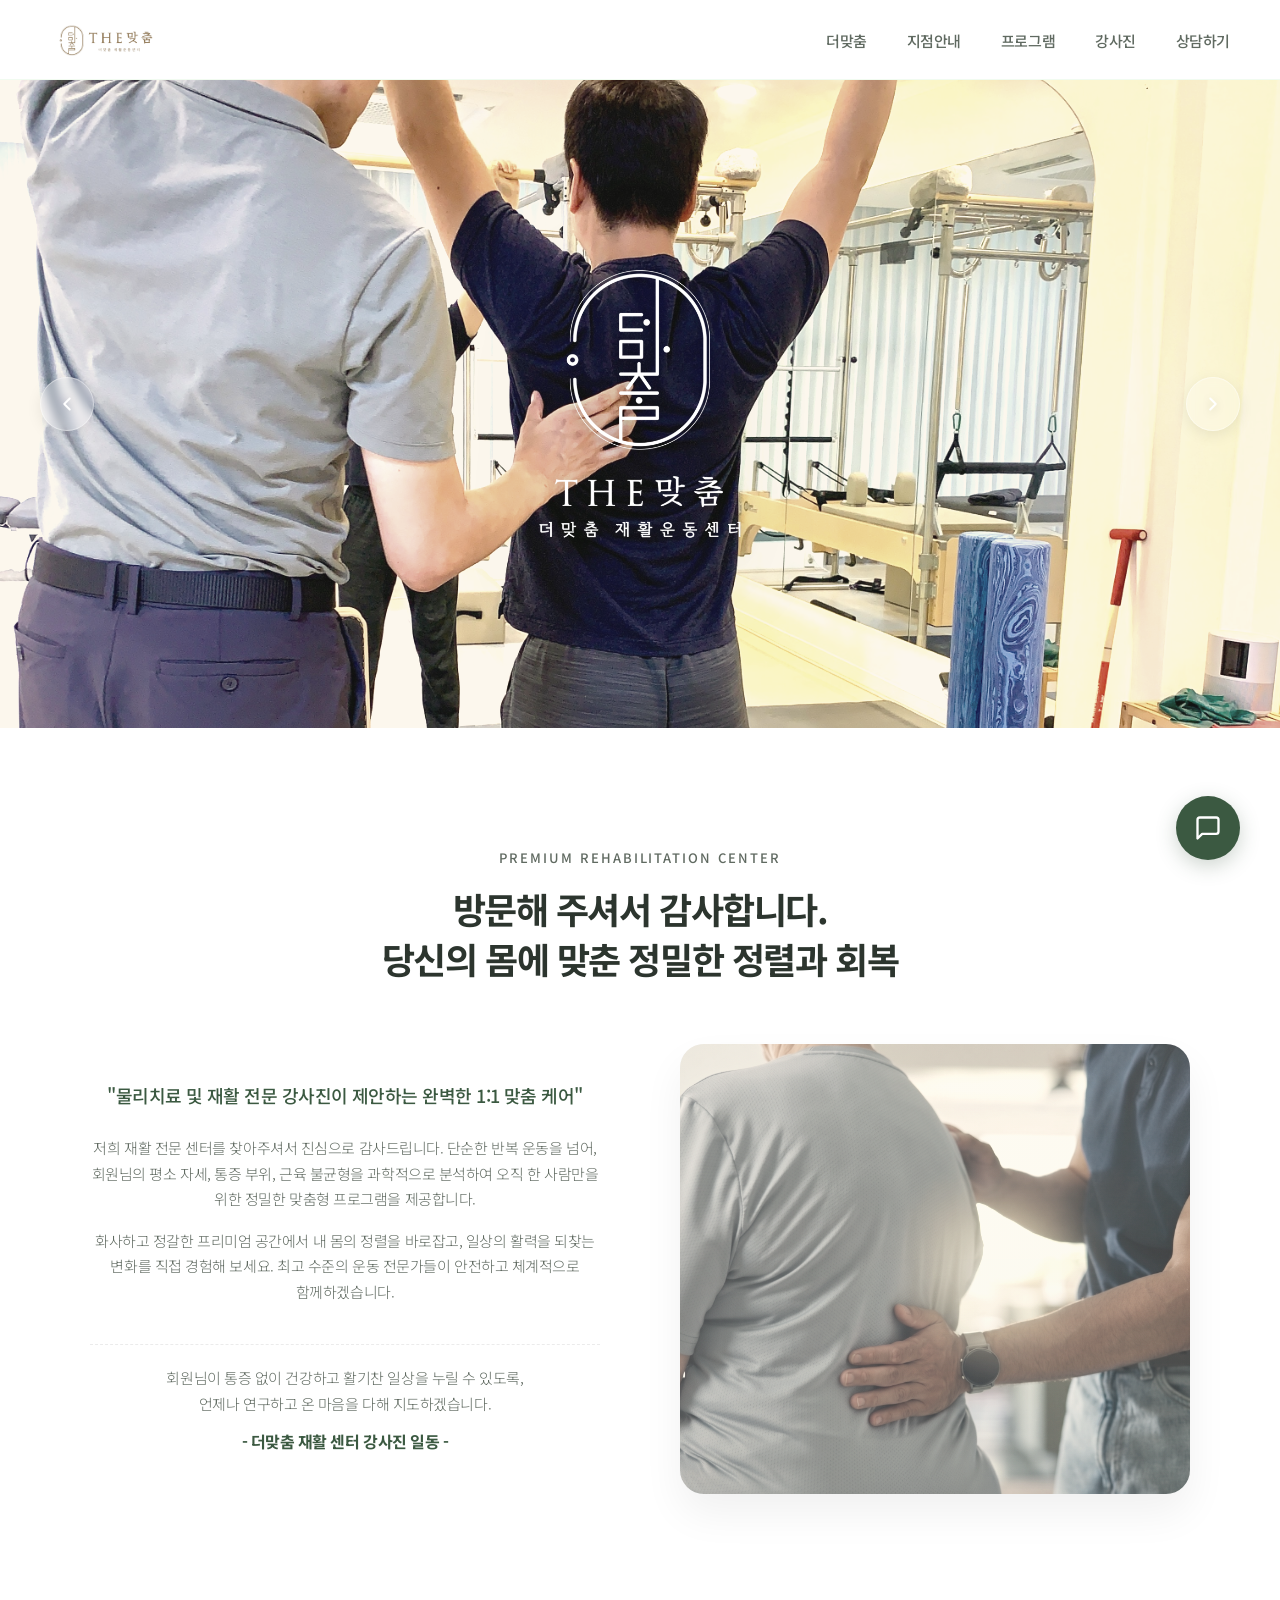
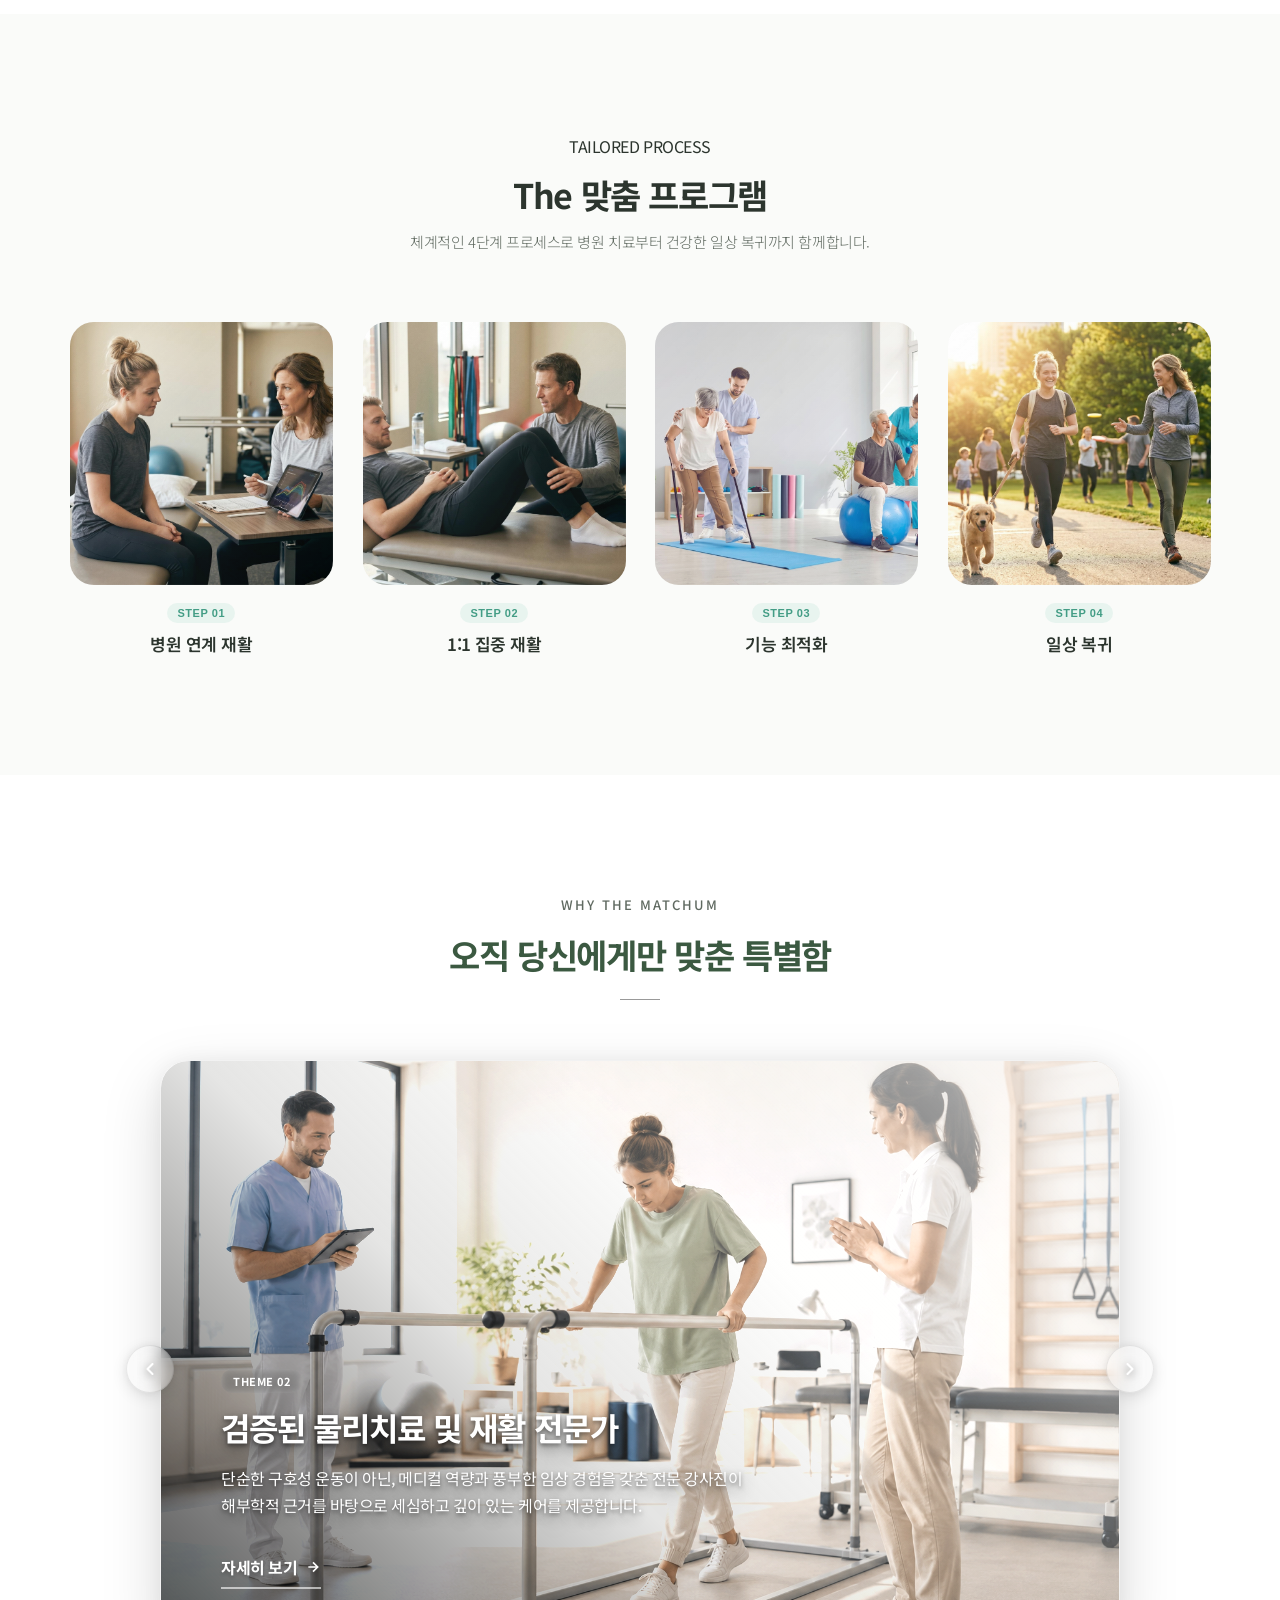
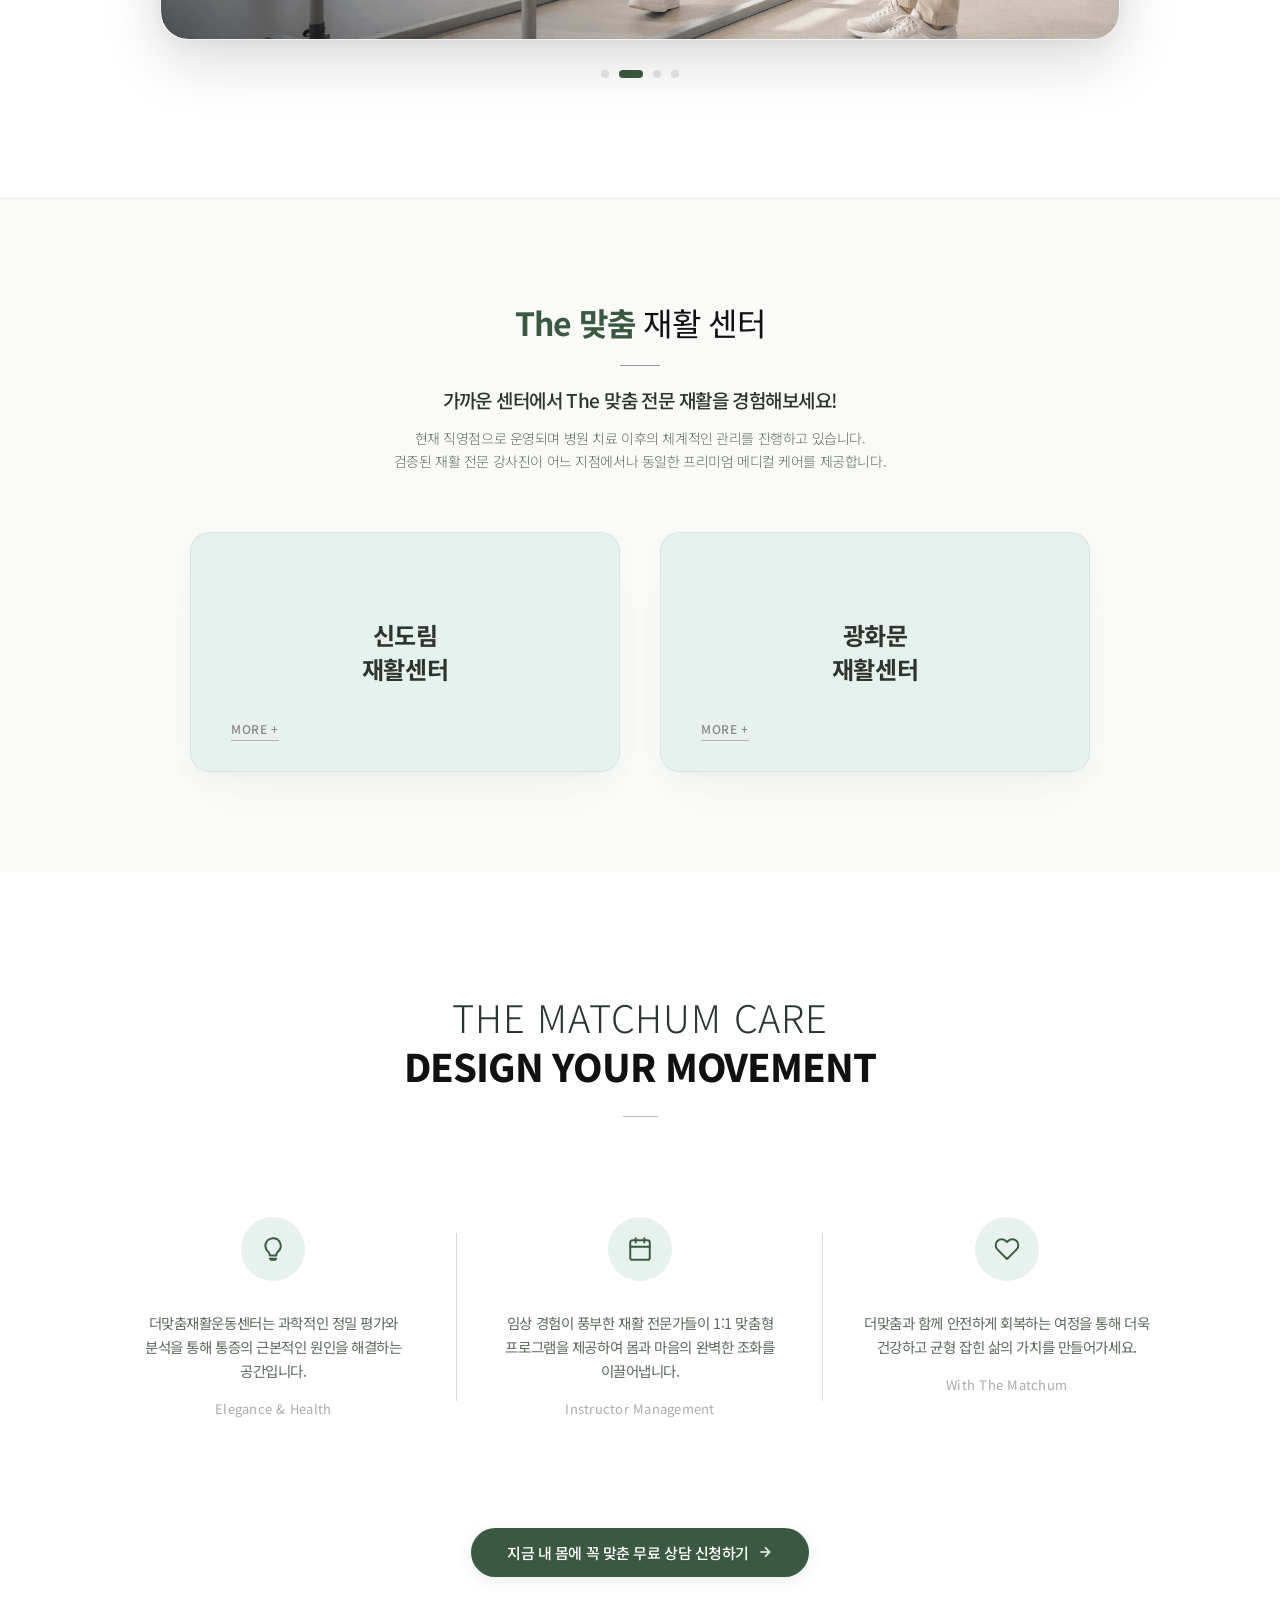
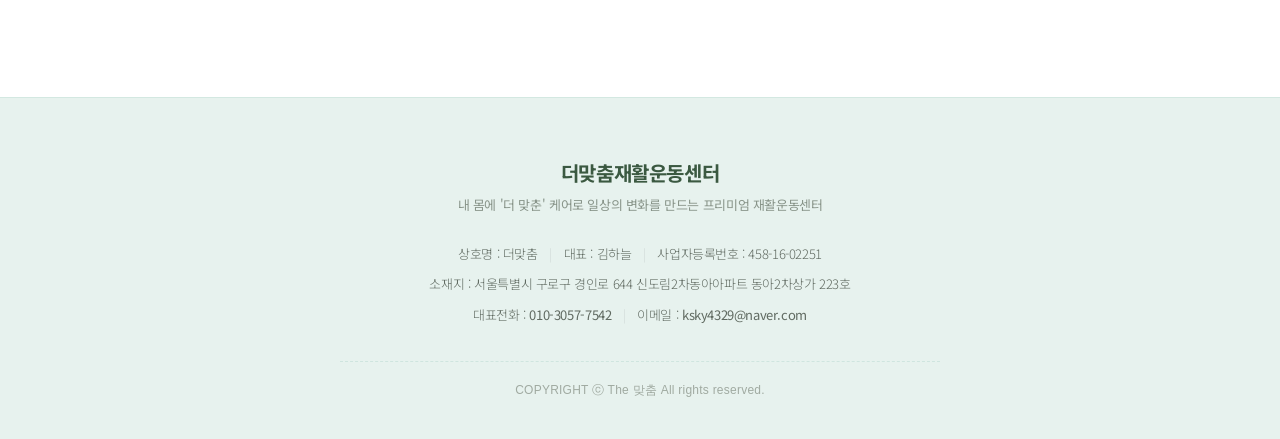
<file: test/index.html>
<!DOCTYPE html>
<html lang="ko">
<head>
    <meta charset="UTF-8">
    <meta name="viewport" content="width=device-width, initial-scale=1.0">
    <title>더맞춤</title>
    <link rel="preconnect" href="https://fonts.googleapis.com">
    <link rel="preconnect" href="https://fonts.gstatic.com" crossorigin>
    <link href="https://fonts.googleapis.com/css2?family=Noto+Sans+KR:wght@300;400;500;700&display=swap" rel="stylesheet">
    <link rel="stylesheet" href="style.css">
</head>
<body>

<div id="site-wrapper">

    <header class="site-header">
        <div class="logo">
            <a href="index.html">
                <img src="img/logo.png" alt="하루50분 로고">
            </a>
        </div>

        <button class="hamburger" aria-label="메뉴 열기" aria-expanded="false">
            <span></span>
            <span></span>
            <span></span>
        </button>

        <nav class="nav-container">
            <ul class="nav-menu">
                <li><a href="index.html">더맞춤</a></li>
                <li class="has-dropdown">
                    <a href="#">지점안내</a>
                    <ul class="dropdown-menu">
                        <li><a href="location.html">신도림점</a></li>
                        <li><a href="location.html">광화문점</a></li>
                    </ul>
                </li>
                <li><a href="program.html">프로그램</a></li>
                <li><a href="teachers.html">강사진</a></li>
                <li><a href="contact.html">상담하기</a></li>
            </ul>
        </nav>
    </header>

    <main class="main-slider-section">
        <div class="center-logo-box">
            <div class="logo-image-wrapper">
                <img src="img/main_logo2.png" alt="하루50분">
            </div>
        </div>

        <button class="slider-arrow prev" aria-label="이전 슬라이드">
            <svg viewBox="0 0 24 24"><path d="M15 18l-6-6 6-6"/></svg>
        </button>
        <button class="slider-arrow next" aria-label="다음 슬라이드">
            <svg viewBox="0 0 24 24"><path d="M9 18l6-6-6-6"/></svg>
        </button>

        <div class="slider-container">
            <div class="slide slide-1 active"></div>
            <div class="slide slide-2"></div>
            <div class="slide slide-3"></div>
            <div class="slide slide-4"></div>
        </div>
    </main>

    <section class="intro-section">
        <div class="intro-container">
            <div class="intro-top-header">
                <span class="sub-accent">PREMIUM REHABILITATION CENTER</span>
                <h2>방문해 주셔서 감사합니다.<br>당신의 몸에 맞춘 정밀한 정렬과 회복</h2>
            </div>

            <div class="intro-body-content">
                <div class="intro-text-box">
                    <div class="intro-description">
                        <p class="highlight-p">"물리치료 및 재활 전문 강사진이 제안하는 완벽한 1:1 맞춤 케어"</p>
                        <p>저희 재활 전문 센터를 찾아주셔서 진심으로 감사드립니다. 단순한 반복 운동을 넘어, 회원님의 평소 자세, 통증 부위, 근육 불균형을 과학적으로 분석하여 오직 한 사람만을 위한 정밀한 맞춤형 프로그램을 제공합니다.</p>
                        <p>화사하고 정갈한 프리미엄 공간에서 내 몸의 정렬을 바로잡고, 일상의 활력을 되찾는 변화를 직접 경험해 보세요. 최고 수준의 운동 전문가들이 안전하고 체계적으로 함께하겠습니다.</p>

                        <p class="intro-signature">
                            회원님이 통증 없이 건강하고 활기찬 일상을 누릴 수 있도록,<br class="pc-only"> 언제나 연구하고 온 마음을 다해 지도하겠습니다.
                            <span>- 더맞춤 재활 센터 강사진 일동 -</span>
                        </p>
                    </div>
                </div>

                <div class="intro-image-box">
                    <div class="rounded-image-wrapper">
                        <img src="img/welcome.png" alt="전문 재활 기구를 이용한 1:1 맞춤 운동 치료">
                    </div>
                </div>
            </div>
        </div>
    </section>

    <section class="program-section">
        <div class="program-container">
            <div class="program-header">
                <span class="sub-accent">TAILORED PROCESS</span>
                <h2>The 맞춤 프로그램</h2>
                <p class="header-desc">체계적인 4단계 프로세스로 병원 치료부터 건강한 일상 복귀까지 함께합니다.</p>
            </div>

            <div class="program-grid">
                <div class="program-card" onclick="location.href='program.html#step-01'">
                    <div class="card-image-box">
                        <img src="img/program/program1.png" alt="병원 연계 재활">
                        <div class="card-overlay"><p>수술 및 병원 치료 직후,<br>안전하고 정확한 재활의 시작을 도와드립니다.</p></div>
                    </div>
                    <span class="step-tag">STEP 01</span>
                    <h3 class="card-title">병원 연계 재활</h3>
                </div>
                <div class="program-card" onclick="location.href='program.html#step-02'">
                    <div class="card-image-box">
                        <img src="img/program/program2.png" alt="1:1 맞춤 집중 재활">
                        <div class="card-overlay"><p>근육 불균형을 바로잡고<br>통증의 근본적인 원인을 해결하는 1:1 집중 단계입니다.</p></div>
                    </div>
                    <span class="step-tag">STEP 02</span>
                    <h3 class="card-title">1:1 집중 재활</h3>
                </div>
                <div class="program-card" onclick="location.href='program.html#step-03'">
                    <div class="card-image-box">
                        <img src="img/program/program3.png" alt="기능 최적화">
                        <div class="card-overlay"><p>정상적인 가동 범위를 회복하고<br>신체 기능을 최상의 상태로 끌어올립니다.</p></div>
                    </div>
                    <span class="step-tag">STEP 03</span>
                    <h3 class="card-title">기능 최적화</h3>
                </div>
                <div class="program-card" onclick="location.href='program.html#step-04'">
                    <div class="card-image-box">
                        <img src="img/program/program4.png" alt="일상 복귀">
                        <div class="card-overlay"><p>재발 방지를 위한 코어 강화와<br>활기찬 일상으로의 완벽한 복귀를 지원합니다.</p></div>
                    </div>
                    <span class="step-tag">STEP 04</span>
                    <h3 class="card-title">일상 복귀</h3>
                </div>
            </div>
        </div>
    </section>

    <section class="why-section">
        <div class="why-container">
            <div class="why-header">
                <span class="sub-accent">WHY THE MATCHUM</span>
                <h2>오직 당신에게만 맞춘 특별함</h2>
                <div class="header-line"></div>
            </div>

            <div class="why-slider-wrapper">
                <button class="why-arrow prev" aria-label="이전 테마">
                    <svg viewBox="0 0 24 24"><path d="M15 18l-6-6 6-6"/></svg>
                </button>
                <button class="why-arrow next" aria-label="다음 테마">
                    <svg viewBox="0 0 24 24"><path d="M9 18l6-6-6-6"/></svg>
                </button>

                <div class="why-slider">
                    <div class="why-slide active">
                        <div class="why-image-box">
                            <img src="img/why/why1.png" alt="체계적인 운동 시스템">
                            <div class="why-image-overlay">
                                <div class="why-text-content">
                                    <span class="theme-number">THEME 01</span>
                                    <h3>체계적인 맞춤 운동 시스템</h3>
                                    <p>정밀한 체형 및 움직임 분석을 바탕으로, 통증의 원인을 찾아내고 오직 당신의 몸에 가장 안전하고 효과적인 1:1 맞춤형 재활 시퀀스를 설계합니다.</p>
                                    <a href="program.html#theme-01" class="btn-detail">자세히 보기 <svg viewBox="0 0 24 24"><path d="M5 12h14M12 5l7 7-7 7"/></svg></a>
                                </div>
                            </div>
                        </div>
                    </div>

                    <div class="why-slide">
                        <div class="why-image-box">
                            <img src="img/why/why2.png" alt="검증된 재활 전문가">
                            <div class="why-image-overlay">
                                <div class="why-text-content">
                                    <span class="theme-number">THEME 02</span>
                                    <h3>검증된 물리치료 및 재활 전문가</h3>
                                    <p>단순한 구호성 운동이 아닌, 메디컬 역량과 풍부한 임상 경험을 갖춘 전문 강사진이 해부학적 근거를 바탕으로 세심하고 깊이 있는 케어를 제공합니다.</p>
                                    <a href="program.html#theme-02" class="btn-detail">자세히 보기 <svg viewBox="0 0 24 24"><path d="M5 12h14M12 5l7 7-7 7"/></svg></a>
                                </div>
                            </div>
                        </div>
                    </div>

                    <div class="why-slide">
                        <div class="why-image-box">
                            <img src="img/why/why3.png" alt="지속 가능한 건강 관리">
                            <div class="why-image-overlay">
                                <div class="why-text-content">
                                    <span class="theme-number">THEME 03</span>
                                    <h3>일상 복귀를 위한 지속 가능한 관리</h3>
                                    <p>센터 안에서의 운동에 그치지 않고, 일상 생활 속 올바른 자세 습관과 홈 트레이닝 가이드를 연계하여 재발 없는 완전한 건강을 스스로 유지하도록 돕습니다.</p>
                                    <a href="program.html#theme-03" class="btn-detail">자세히 보기 <svg viewBox="0 0 24 24"><path d="M5 12h14M12 5l7 7-7 7"/></svg></a>
                                </div>
                            </div>
                        </div>
                    </div>

                    <div class="why-slide">
                        <div class="why-image-box">
                            <img src="img/why/why4.png" alt="쾌적한 치유 공간">
                            <div class="why-image-overlay">
                                <div class="why-text-content">
                                    <span class="theme-number">THEME 04</span>
                                    <h3>오롯이 몰입하는 프리미엄 치유 공간</h3>
                                    <p>복잡하고 번잡한 환경에서 벗어나, 프라이빗하고 정돈된 프리미엄 스튜디오에서 내 몸의 소리에 귀를 기울이며 온전히 치유와 회복에만 집중할 수 있습니다.</p>
                                    <a href="program.html#theme-04" class="btn-detail">자세히 보기 <svg viewBox="0 0 24 24"><path d="M5 12h14M12 5l7 7-7 7"/></svg></a>
                                </div>
                            </div>
                        </div>
                    </div>
                </div>

                <div class="why-indicators">
                    <span class="dot active" aria-label="1번 테마 보기"></span>
                    <span class="dot" aria-label="2번 테마 보기"></span>
                    <span class="dot" aria-label="3번 테마 보기"></span>
                    <span class="dot" aria-label="4번 테마 보기"></span>
                </div>
            </div>
        </div>
    </section>

    <section class="branch-section">
        <div class="branch-container">
            <div class="branch-header">
                <h2><span>The 맞춤</span> 재활 센터</h2>
                <div class="header-line"></div>
                <p class="branch-accent-desc">가까운 센터에서 The 맞춤 전문 재활을 경험해보세요!</p>
                <p class="branch-sub-desc">
                    현재 직영점으로 운영되며 병원 치료 이후의 체계적인 관리를 진행하고 있습니다.<br>
                    검증된 재활 전문 강사진이 어느 지점에서나 동일한 프리미엄 메디컬 케어를 제공합니다.
                </p>
            </div>

            <div class="branch-grid">
                <div class="branch-card" onclick="location.href='location.html'">
                    <h3 class="branch-title">신도림<br>재활센터</h3>
                    <span class="branch-more">MORE +</span>
                </div>

                <div class="branch-card" onclick="location.href='location.html'">
                    <h3 class="branch-title">광화문<br>재활센터</h3>
                    <span class="branch-more">MORE +</span>
                </div>
            </div>
        </div>
    </section>

    <section class="rehab-preview-section">
        <div class="rehab-preview-container">
            <div class="rehab-preview-header">
                <h2>THE MATCHUM CARE<br><span>DESIGN YOUR MOVEMENT</span></h2>
                <div class="header-line"></div>
            </div>

            <div class="rehab-preview-grid">
                <div class="rehab-clean-card">
                    <div class="card-icon-box">
                        <svg viewBox="0 0 24 24"><path d="M9 21h6M9 18h6M10 22h4M12 2a7 7 0 0 0-7 7c0 2.22 1.02 4.2 2.61 5.51C8.51 15.58 9 16.71 9 18h6c0-1.29.49-2.42 1.39-3.49A7 7 0 0 0 12 2z"/></svg>
                    </div>
                    <div class="card-text-box">
                        <p class="card-desc">더맞춤재활운동센터는 과학적인 정밀 평가와 분석을 통해 통증의 근본적인 원인을 해결하는 공간입니다.</p>
                        <span class="card-sub-tag">Elegance & Health</span>
                    </div>
                </div>

                <div class="rehab-clean-card">
                    <div class="card-icon-box">
                        <svg viewBox="0 0 24 24"><rect x="3" y="4" width="18" height="18" rx="2" ry="2"/><line x1="16" y1="2" x2="16" y2="6"/><line x1="8" y1="2" x2="8" y2="6"/><line x1="3" y1="10" x2="21" y2="10"/></svg>
                    </div>
                    <div class="card-text-box">
                        <p class="card-desc">임상 경험이 풍부한 재활 전문가들이 1:1 맞춤형 프로그램을 제공하여 몸과 마음의 완벽한 조화를 이끌어냅니다.</p>
                        <span class="card-sub-tag">Instructor Management</span>
                    </div>
                </div>

                <div class="rehab-clean-card">
                    <div class="card-icon-box">
                        <svg viewBox="0 0 24 24"><path d="M20.84 4.61a5.5 5.5 0 0 0-7.78 0L12 5.67l-1.06-1.06a5.5 5.5 0 0 0-7.78 7.78l1.06 1.06L12 21.23l7.78-7.78 1.06-1.06a5.5 5.5 0 0 0 0-7.78z"/></svg>
                    </div>
                    <div class="card-text-box">
                        <p class="card-desc">더맞춤과 함께 안전하게 회복하는 여정을 통해 더욱 건강하고 균형 잡힌 삶의 가치를 만들어가세요.</p>
                        <span class="card-sub-tag">With The Matchum</span>
                    </div>
                </div>
            </div>

            <div class="rehab-preview-action">
                <a href="contact.html" class="btn-preview-contact">
                    <span>지금 내 몸에 꼭 맞춘 무료 상담 신청하기</span>
                    <svg viewBox="0 0 24 24"><path d="M5 12h14M12 5l7 7-7 7"/></svg>
                </a>
            </div>
        </div>
    </section>

    <footer class="site-footer">
        <div class="footer-container">
            <div class="footer-brand">
                <h2>더맞춤재활운동센터</h2>
                <p class="footer-slogan">내 몸에 '더 맞춘' 케어로 일상의 변화를 만드는 프리미엄 재활운동센터</p>
            </div>

            <div class="footer-info">
                <div class="info-row">
                    <span>상호명 : 더맞춤</span>
                    <span class="divider">|</span>
                    <span>대표 : 김하늘</span>
                    <span class="divider">|</span>
                    <span>사업자등록번호 : 458-16-02251</span>
                </div>
                <div class="info-row">
                    <span>소재지 : 서울특별시 구로구 경인로 644 신도림2차동아아파트 동아2차상가 223호</span>
                </div>
                <div class="info-row">
                    <span>대표전화 : <a href="tel:010-3057-7542">010-3057-7542</a></span>
                    <span class="divider">|</span>
                    <span>이메일 : <a href="mailto:ksky4329@naver.com">ksky4329@naver.com</a></span>
                </div>
            </div>

            <div class="footer-bottom">
                <p class="copyright">COPYRIGHT ⓒ The 맞춤 All rights reserved.</p>
            </div>
        </div>
    </footer>
    <a href="contact.html" class="floating-btn" aria-label="상담하기">
        <svg viewBox="0 0 24 24" fill="none" stroke="#ffffff" stroke-width="2" stroke-linecap="round" stroke-linejoin="round">
            <path d="M21 15a2 2 0 0 1-2 2H7l-4 4V5a2 2 0 0 1 2-2h14a2 2 0 0 1 2 2z"></path>
        </svg>
    </a>
</div>

<script src="https://code.jquery.com/jquery-3.6.0.min.js"></script>
<script src="script.js"></script>
</body>
</html>
</file>
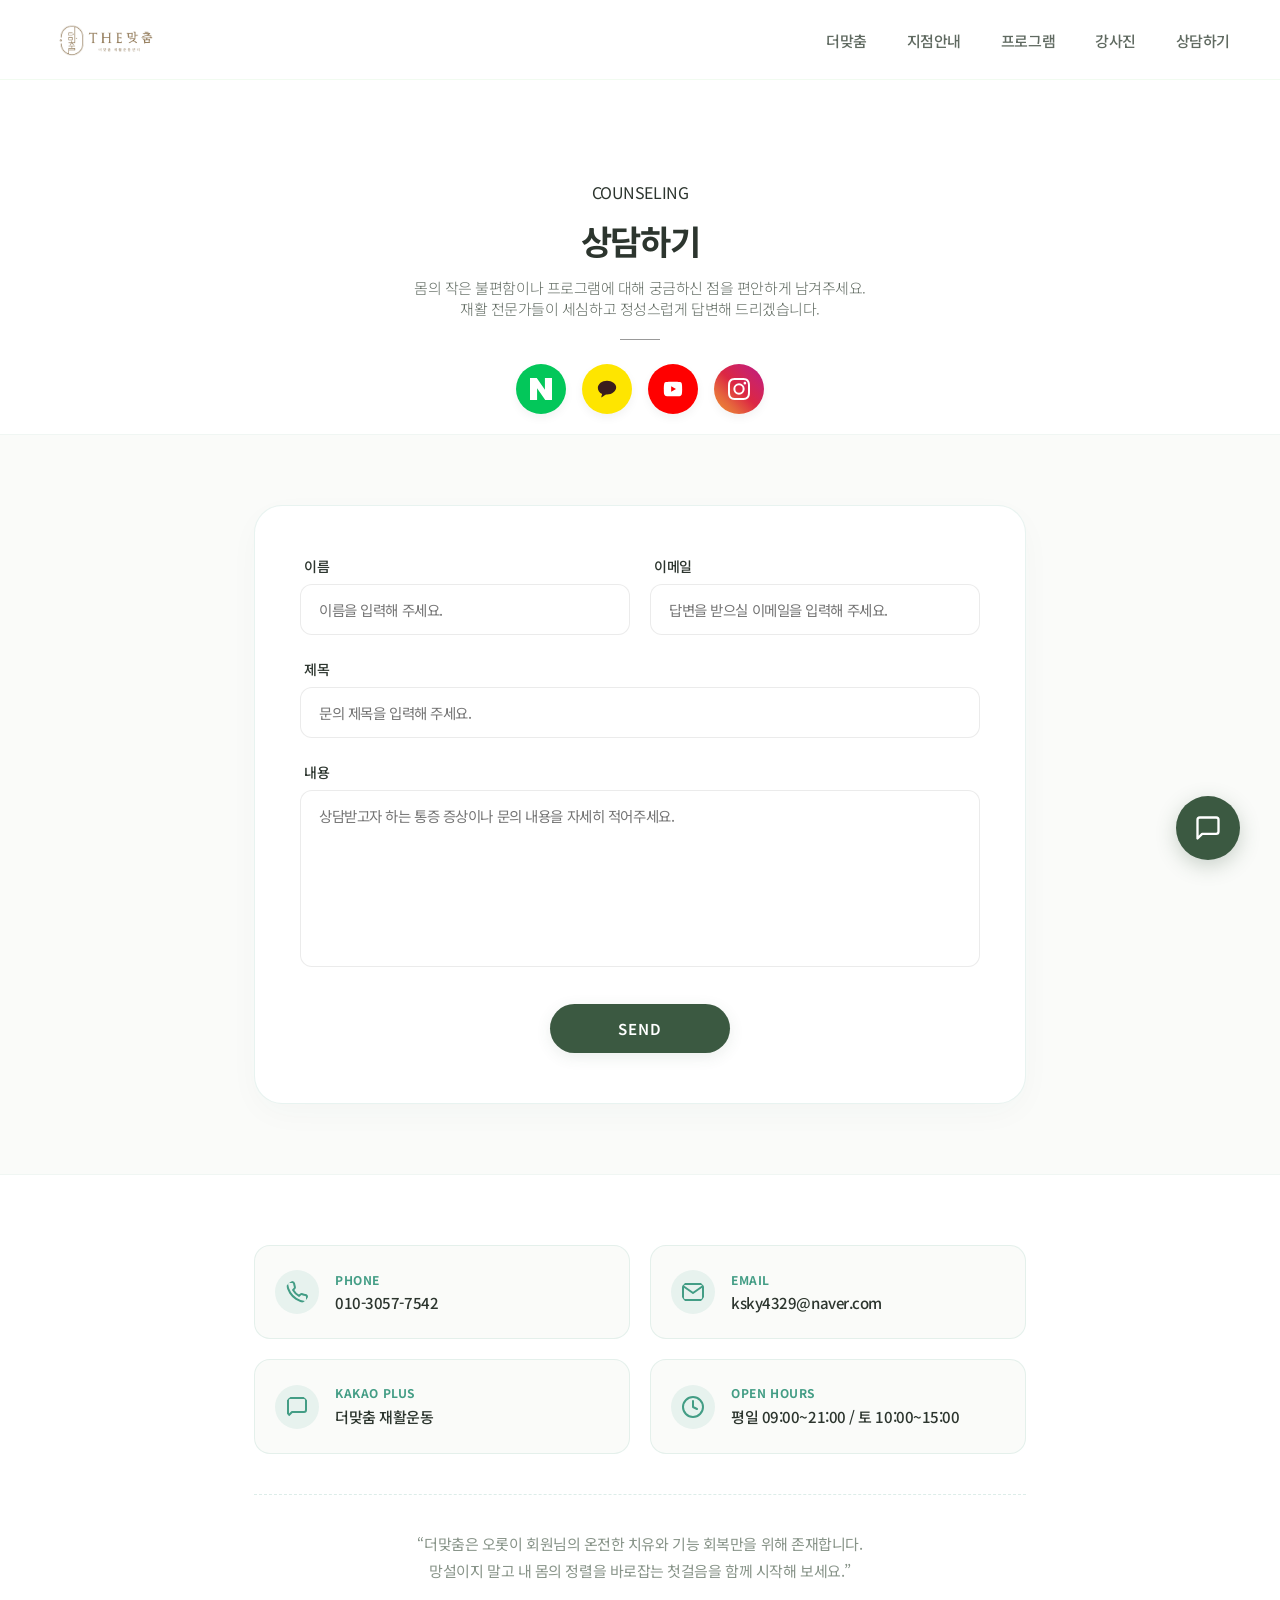
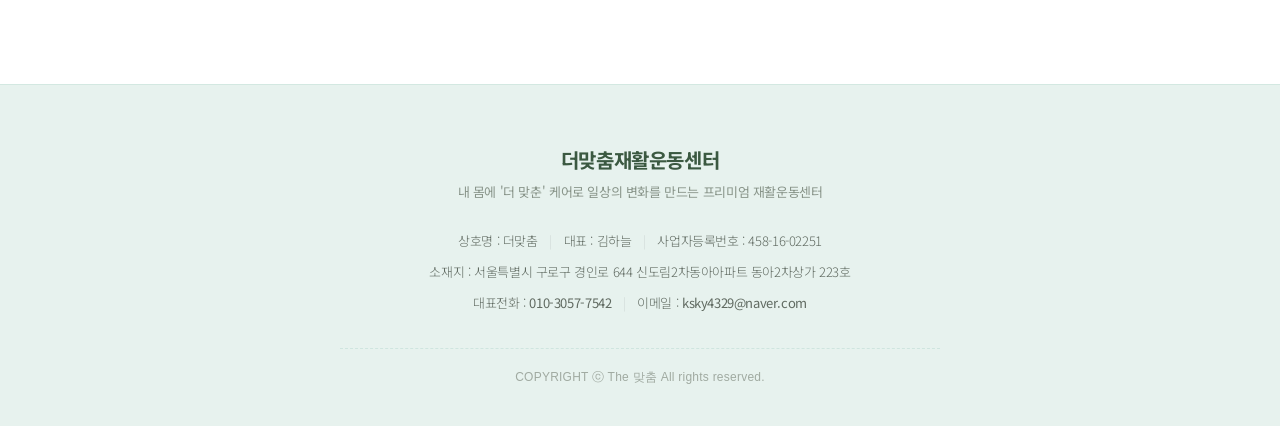
<file: test/contact.html>
<!DOCTYPE html>
<html lang="ko">
<head>
    <meta charset="UTF-8">
    <meta name="viewport" content="width=device-width, initial-scale=1.0">
    <title>상담하기 - 더맞춤</title>
    <link rel="preconnect" href="https://fonts.googleapis.com">
    <link rel="preconnect" href="https://fonts.gstatic.com" crossorigin>
    <link href="https://fonts.googleapis.com/css2?family=Noto+Sans+KR:wght@300;400;500;700&display=swap" rel="stylesheet">
    <link rel="stylesheet" href="style.css">
</head>
<body>

<div id="site-wrapper">

    <header class="site-header">
        <div class="logo">
            <a href="index.html">
                <img src="img/logo.png" alt="하루50분 로고">
            </a>
        </div>

        <button class="hamburger" aria-label="메뉴 열기" aria-expanded="false">
            <span></span><span></span><span></span>
        </button>

        <nav class="nav-container">
            <ul class="nav-menu">
                <li><a href="index.html">더맞춤</a></li>
                <li class="has-dropdown">
                    <a href="#">지점안내</a>
                    <ul class="dropdown-menu">
                        <li><a href="location.html">신도림점</a></li>
                        <li><a href="location.html">광화문점</a></li>
                    </ul>
                </li>
                <li><a href="program.html">프로그램</a></li>
                <li><a href="teachers.html">강사진</a></li>
                <li><a href="contact.html">상담하기</a></li>
            </ul>
        </nav>
    </header>

    <main class="contact-page">
        <section class="contact-section header-section">
            <div class="contact-container">
                <div class="contact-header">
                    <span class="sub-accent">COUNSELING</span>
                    <h2>상담하기</h2>
                    <p class="header-desc">몸의 작은 불편함이나 프로그램에 대해 궁금하신 점을 편안하게 남겨주세요.<br>재활 전문가들이 세심하고 정성스럽게 답변해 드리겠습니다.</p>
                    <div class="header-line"></div>

                    <div class="social-links-row header-social">
                        <a href="https://blog.naver.com/ksky4329" class="social-item blog" target="_blank" aria-label="네이버 블로그">
                            <svg viewBox="0 0 24 24" fill="currentColor"><path d="M16.273 12.845 7.376 0H0v24h7.727V11.155L16.624 24H24V0h-7.727v12.845z"/></svg>
                        </a>
                        <a href="https://pf.kakao.com/_NSDRG" class="social-item kakao" target="_blank" aria-label="카카오채널">
                            <svg viewBox="0 0 24 24" fill="currentColor"><path d="M12 3c-5.523 0-10 3.52-10 7.86 0 2.822 1.848 5.29 4.675 6.645-.25.92-.907 3.328-.936 3.443-.053.176.156.248.275.163.13-.095 3.407-2.277 4.708-3.237.42.046.85.071 1.278.071 5.523 0 10-3.52 10-7.86C22 6.52 17.523 3 12 3z"/></svg>
                        </a>
                        <a href="https://www.youtube.com/channel/UCUmwVlBLajVO9UQQ7hvrpkQ" class="social-item youtube" target="_blank" aria-label="유튜브">
                            <svg viewBox="0 0 24 24" fill="currentColor"><path d="M21.582 6.186c-.23-.86-.908-1.538-1.768-1.768C18.254 4 12 4 12 4s-6.254 0-7.814.418c-.86.23-1.538.908-1.768 1.768C2 7.746 2 12 2 12s0 4.254.418 5.814c.23.86.908 1.538 1.768 1.768C7.746 20 12 20 12 20s6.254 0 7.814-.418c.86-.23 1.538-.908 1.768-1.768C22 16.254 22 12 22 12s0-4.254-.418-5.814zM9.996 15.005V8.995L15.26 12l-5.264 3.005z"/></svg>
                        </a>
                        <a href="https://www.instagram.com/thefit_rehab" class="social-item instagram" target="_blank" aria-label="인스타그램">
                            <svg viewBox="0 0 24 24" fill="currentColor"><path d="M12 2.163c3.204 0 3.584.012 4.85.07 3.252.148 4.771 1.691 4.919 4.919.058 1.265.069 1.645.069 4.849 0 3.205-.012 3.584-.069 4.849-.149 3.225-1.664 4.771-4.919 4.919-1.266.058-1.644.07-4.85.07-3.204 0-3.584-.012-4.849-.07-3.26-.149-4.771-1.699-4.919-4.92-.058-1.265-.07-1.644-.07-4.849 0-3.204.013-3.583.07-4.849.149-3.227 1.664-4.771 4.919-4.919 1.266-.057 1.645-.069 4.849-.069zM12 0C8.741 0 8.333.014 7.053.072 2.695.272.273 2.69.073 7.052.014 8.333 0 8.741 0 12c0 3.259.014 3.668.072 4.948.2 4.358 2.618 6.78 6.98 6.98C8.333 23.986 8.741 24 12 24c3.259 0 3.668-.014 4.948-.072 4.354-.2 6.782-2.618 6.979-6.98.059-1.28.073-1.689.073-4.948 0-3.259-.014-3.667-.072-4.947-.196-4.354-2.617-6.78-6.979-6.98C15.668.014 15.259 0 12 0zm0 5.838a6.162 6.162 0 1 0 0 12.324 6.162 6.162 0 0 0 0-12.324zM12 16a4 4 0 1 1 0-8 4 4 0 0 1 0 8zm6.406-11.845a1.44 1.44 0 1 0 0 2.881 1.44 1.44 0 0 0 0-2.881z"/></svg>
                        </a>
                    </div>
                </div>
            </div>
        </section>

        <section class="contact-section form-section bg-green">
            <div class="contact-container">
                <div class="contact-form-wrapper box-white">
                    <form id="contactForm" method="POST">
                        <div class="form-group-row">
                            <div class="form-group">
                                <label for="user-name">이름</label>
                                <input type="text" id="user-name" name="name" placeholder="이름을 입력해 주세요." required>
                            </div>
                            <div class="form-group">
                                <label for="user-email">이메일</label>
                                <input type="email" id="user-email" name="email" placeholder="답변을 받으실 이메일을 입력해 주세요." required>
                            </div>
                        </div>
                        <div class="form-group">
                            <label for="form-title">제목</label>
                            <input type="text" id="form-title" name="title" placeholder="문의 제목을 입력해 주세요." required>
                        </div>
                        <div class="form-group">
                            <label for="form-content">내용</label>
                            <textarea id="form-content" name="content" rows="7" placeholder="상담받고자 하는 통증 증상이나 문의 내용을 자세히 적어주세요." required></textarea>
                        </div>
                        <div class="form-submit-box">
                            <button type="submit" class="btn-submit">SEND</button>
                        </div>
                    </form>
                </div>
            </div>
        </section>

        <section class="contact-section info-section">
            <div class="contact-container">
                <div class="contact-info-wrapper">
                    <div class="info-details-box">
                        <div class="info-item">
                            <svg viewBox="0 0 24 24" fill="none" stroke="currentColor" stroke-width="2" stroke-linecap="round" stroke-linejoin="round">
                                <path d="M22 16.92v3a2 2 0 0 1-2.18 2 19.79 19.79 0 0 1-8.63-3.07 19.5 19.5 0 0 1-6-6 19.79 19.79 0 0 1-3.07-8.67A2 2 0 0 1 4.11 2h3a2 2 0 0 1 2 1.72 12.84 12.84 0 0 0 .7 2.81 2 2 0 0 1-.45 2.11L8.09 9.91a16 16 0 0 0 6 6l1.27-1.27a2 2 0 0 1 2.11-.45 12.84 12.84 0 0 0 2.81.7A2 2 0 0 1 22 16.92z"></path>
                            </svg>
                            <div>
                                <span>Phone</span>
                                <a href="tel:010-3057-7542">010-3057-7542</a>
                            </div>
                        </div>
                        <div class="info-item">
                            <svg viewBox="0 0 24 24" fill="none" stroke="currentColor" stroke-width="2" stroke-linecap="round" stroke-linejoin="round">
                                <path d="M4 4h16c1.1 0 2 .9 2 2v12c0 1.1-.9 2-2 2H4c-1.1 0-2-.9-2-2V6c0-1.1.9-2 2-2z"></path>
                                <polyline points="22,6 12,13 2,6"></polyline>
                            </svg>
                            <div>
                                <span>Email</span>
                                <a href="mailto:ksky4329@naver.com">ksky4329@naver.com</a>
                            </div>
                        </div>
                        <div class="info-item">
                            <svg viewBox="0 0 24 24" fill="none" stroke="currentColor" stroke-width="2" stroke-linecap="round" stroke-linejoin="round">
                                <path d="M21 15a2 2 0 0 1-2 2H7l-4 4V5a2 2 0 0 1 2-2h14a2 2 0 0 1 2 2z"></path>
                            </svg>
                            <div>
                                <span>Kakao Plus</span>
                                <p>더맞춤 재활운동</p>
                            </div>
                        </div>
                        <div class="info-item">
                            <svg viewBox="0 0 24 24" fill="none" stroke="currentColor" stroke-width="2" stroke-linecap="round" stroke-linejoin="round">
                                <circle cx="12" cy="12" r="10"></circle>
                                <polyline points="12 6 12 12 16 14"></polyline>
                            </svg>
                            <div>
                                <span>Open Hours</span>
                                <p>평일 09:00~21:00 / 토 10:00~15:00</p>
                            </div>
                        </div>
                    </div>

                    <div class="closing-phrase">
                        <p>“더맞춤은 오롯이 회원님의<br class="mobile-only"> 온전한 치유와 기능 회복만을 위해 존재합니다.<br><br class="mobile-only">망설이지 말고 내 몸의 정렬을 바로잡는<br class="mobile-only"> 첫걸음을 함께 시작해 보세요.”</p>
                    </div>
                </div>
            </div>
        </section>
    </main>

    <footer class="site-footer">
        <div class="footer-container">
            <div class="footer-brand">
                <h2>더맞춤재활운동센터</h2>
                <p class="footer-slogan">내 몸에 '더 맞춘' 케어로 일상의 변화를 만드는 프리미엄 재활운동센터</p>
            </div>

            <div class="footer-info">
                <div class="info-row">
                    <span>상호명 : 더맞춤</span>
                    <span class="divider">|</span>
                    <span>대표 : 김하늘</span>
                    <span class="divider">|</span>
                    <span>사업자등록번호 : 458-16-02251</span>
                </div>
                <div class="info-row">
                    <span>소재지 : 서울특별시 구로구 경인로 644 신도림2차동아아파트 동아2차상가 223호</span>
                </div>
                <div class="info-row">
                    <span>대표전화 : <a href="tel:010-3057-7542">010-3057-7542</a></span>
                    <span class="divider">|</span>
                    <span>이메일 : <a href="mailto:ksky4329@naver.com">ksky4329@naver.com</a></span>
                </div>
            </div>

            <div class="footer-bottom">
                <p class="copyright">COPYRIGHT ⓒ The 맞춤 All rights reserved.</p>
            </div>
        </div>
    </footer>
    <a href="contact.html" class="floating-btn" aria-label="상담하기">
        <svg viewBox="0 0 24 24" fill="none" stroke="#ffffff" stroke-width="2" stroke-linecap="round" stroke-linejoin="round">
            <path d="M21 15a2 2 0 0 1-2 2H7l-4 4V5a2 2 0 0 1 2-2h14a2 2 0 0 1 2 2z"></path>
        </svg>
    </a>
</div>

<script src="https://code.jquery.com/jquery-3.6.0.min.js"></script>
<script src="script.js"></script>
</body>
</html>
</file>
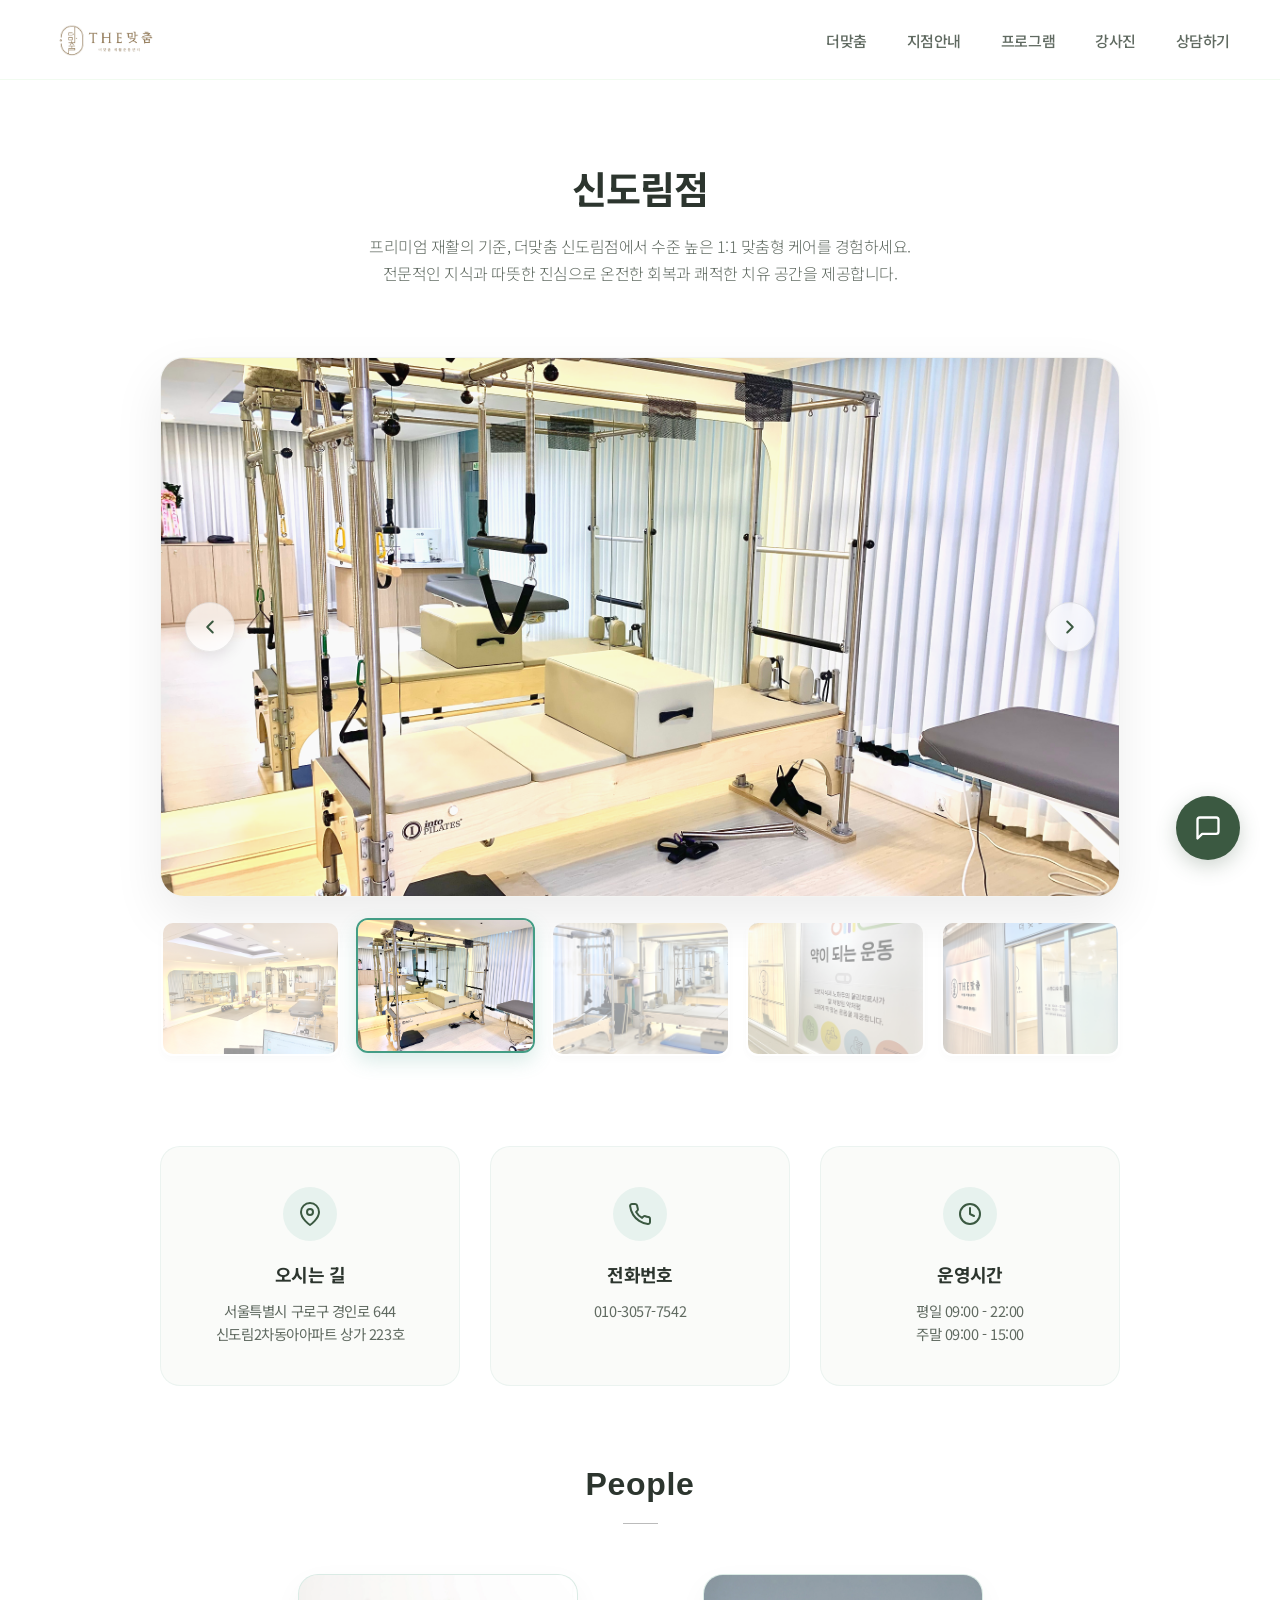
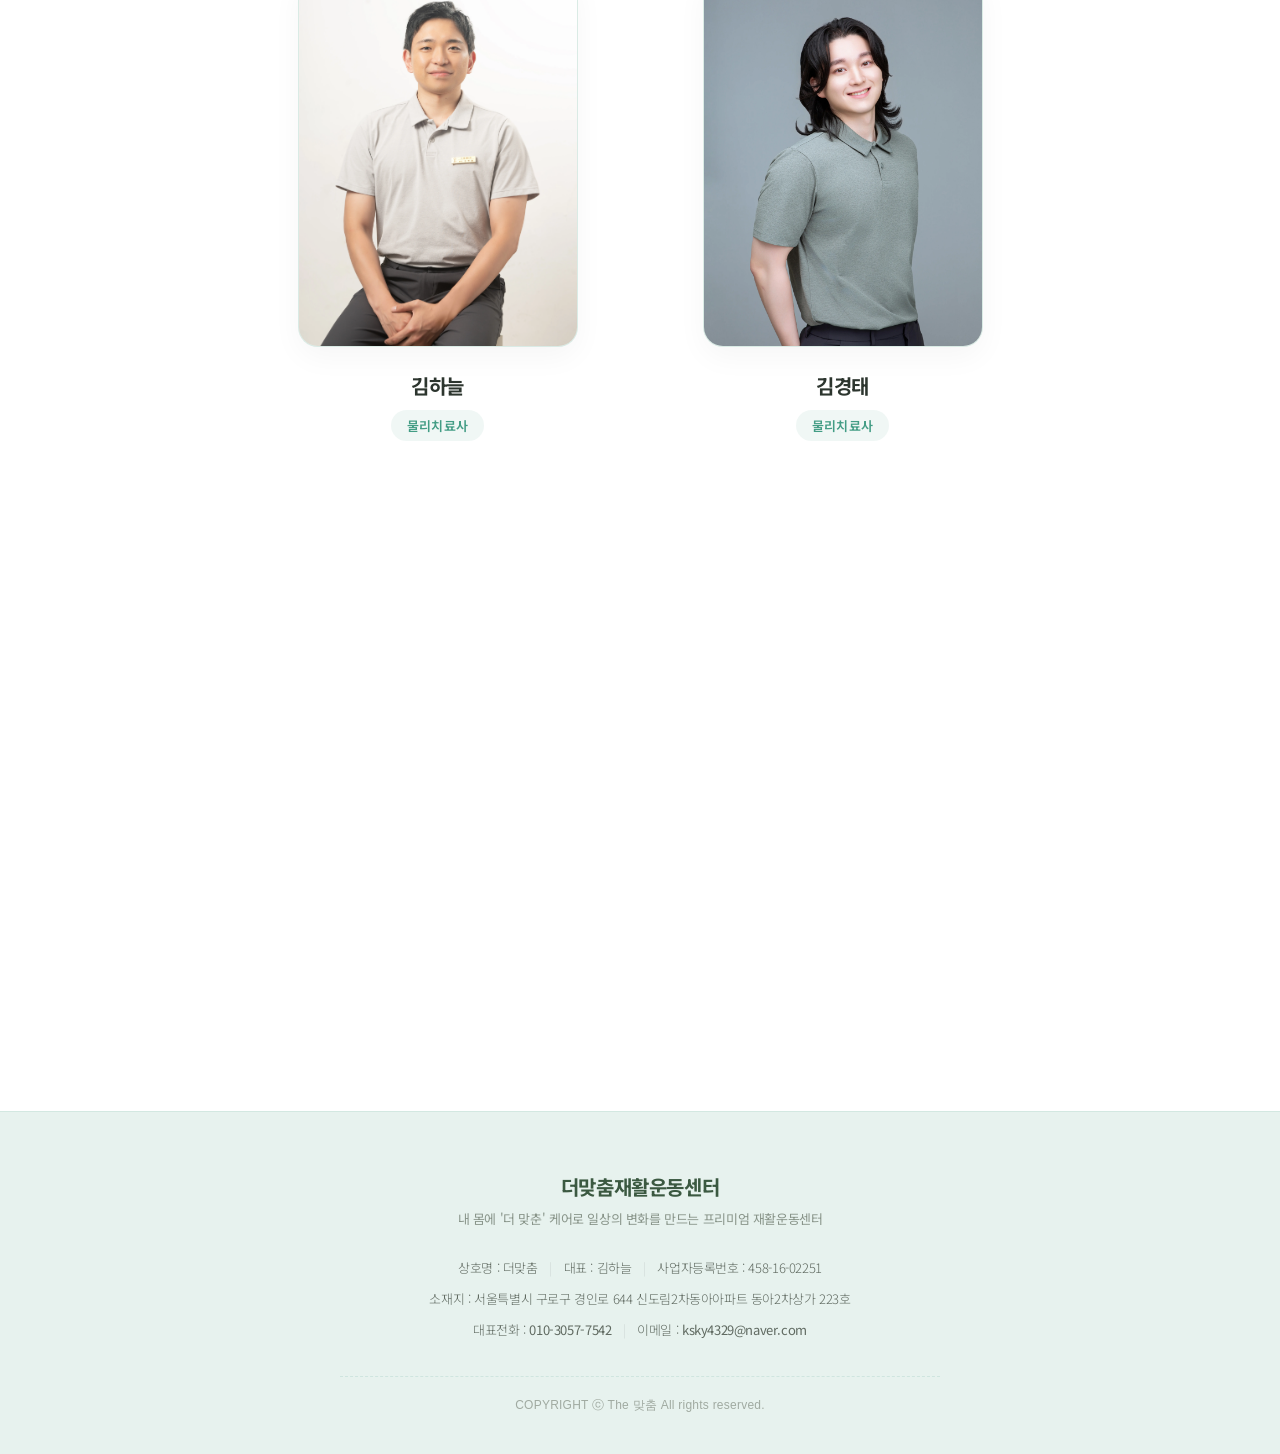
<file: test/location.html>
<!DOCTYPE html>
<html lang="ko">
<head>
    <meta charset="UTF-8">
    <meta name="viewport" content="width=device-width, initial-scale=1.0">
    <title>지점안내 - 더맞춤</title>
    <link rel="preconnect" href="https://fonts.googleapis.com">
    <link rel="preconnect" href="https://fonts.gstatic.com" crossorigin>
    <link href="https://fonts.googleapis.com/css2?family=Noto+Sans+KR:wght@300;400;500;700&display=swap" rel="stylesheet">
    <link rel="stylesheet" href="style.css">
</head>
<body>

<div id="site-wrapper">

    <header class="site-header">
        <div class="logo">
            <a href="index.html">
                <img src="img/logo.png" alt="하루50분 로고">
            </a>
        </div>

        <button class="hamburger" aria-label="메뉴 열기" aria-expanded="false">
            <span></span>
            <span></span>
            <span></span>
        </button>

        <nav class="nav-container">
            <ul class="nav-menu">
                <li><a href="index.html">더맞춤</a></li>
                <li class="has-dropdown">
                    <a href="#">지점안내</a>
                    <ul class="dropdown-menu">
                        <li><a href="location.html">신도림점</a></li>
                        <li><a href="location.html">광화문점</a></li>
                    </ul>
                </li>
                <li><a href="program.html">프로그램</a></li>
                <li><a href="teachers.html">강사진</a></li>
                <li><a href="contact.html">상담하기</a></li>
            </ul>
        </nav>
    </header>

    <main class="location-section">
        <div class="location-container">

            <div class="location-title-box">
                <h2 id="branch-name">신도림점</h2>
                <p id="branch-desc" class="branch-desc">
                    프리미엄 재활의 기준, 더맞춤 신도림점에서 수준 높은 1:1 맞춤형 케어를 경험하세요.<br>
                    전문적인 지식과 따뜻한 진심으로 온전한 회복과 쾌적한 치유 공간을 제공합니다.
                </p>
            </div>

            <div class="gallery-wrapper">
                <div class="gallery-main">
                    <img id="main-gallery-img" src="img/main/main1.png" alt="지점 내부 메인 이미지">
                    <button class="gallery-arrow prev" aria-label="이전 이미지">
                        <svg viewBox="0 0 24 24"><path d="M15 18l-6-6 6-6"/></svg>
                    </button>
                    <button class="gallery-arrow next" aria-label="다음 이미지">
                        <svg viewBox="0 0 24 24"><path d="M9 18l6-6-6-6"/></svg>
                    </button>
                </div>

                <div class="gallery-thumbnails" id="thumbnail-container">
                    <img src="img/location/location1.png" alt="썸네일 1" class="thumb-img active">
                    <img src="img/location/location2.png" alt="썸네일 2" class="thumb-img">
                    <img src="img/location/location3.png" alt="썸네일 3" class="thumb-img">
                    <img src="img/location/location4.png" alt="썸네일 4" class="thumb-img">
                    <img src="img/location/location5.png" alt="썸네일 5" class="thumb-img">
                </div>
            </div>

            <div class="location-info-grid">
                <div class="info-item">
                    <div class="info-icon">
                        <svg viewBox="0 0 24 24">
                            <path d="M21 10c0 7-9 13-9 13s-9-6-9-13a9 9 0 0 1 18 0z"/>
                            <circle cx="12" cy="10" r="3"/>
                        </svg>
                    </div>
                    <h4>오시는 길</h4>
                    <p id="branch-address">서울특별시 구로구 경인로 644<br>신도림2차동아아파트 상가 223호</p>
                </div>
                <div class="info-item">
                    <div class="info-icon">
                        <svg viewBox="0 0 24 24">
                            <path d="M22 16.92v3a2 2 0 0 1-2.18 2 19.79 19.79 0 0 1-8.63-3.07 19.5 19.5 0 0 1-6-6 19.79 19.79 0 0 1-3.07-8.67A2 2 0 0 1 4.11 2h3a2 2 0 0 1 2 1.72 12.84 12.84 0 0 0 .7 2.81 2 2 0 0 1-.45 2.11L8.09 9.91a16 16 0 0 0 6 6l1.27-1.27a2 2 0 0 1 2.11-.45 12.84 12.84 0 0 0 2.81.7A2 2 0 0 1 22 16.92z"/>
                        </svg>
                    </div>
                    <h4>전화번호</h4>
                    <p id="branch-phone">010-3057-7542</p>
                </div>
                <div class="info-item">
                    <div class="info-icon">
                        <svg viewBox="0 0 24 24">
                            <circle cx="12" cy="12" r="10"/>
                            <polyline points="12 6 12 12 16 14"/>
                        </svg>
                    </div>
                    <h4>운영시간</h4>
                    <p id="branch-hours">평일 09:00 - 22:00<br>주말 09:00 - 15:00</p>
                </div>
            </div>

            <div class="location-people-section">
                <div class="people-header">
                    <h3>People</h3>
                    <div class="header-line"></div>
                </div>

                <div class="people-grid">
                    <div class="people-card">
                        <a href="teachers.html" class="people-img-box">
                            <img src="img/profile/3.webp" alt="강사 사진">
                        </a>
                        <div class="people-info">
                            <span class="people-name">김하늘</span>
                            <span class="people-role">물리치료사</span>
                        </div>
                    </div>

                    <div class="people-card">
                        <a href="teachers.html" class="people-img-box">
                            <img src="img/profile/1.webp" alt="강사 사진">
                        </a>
                        <div class="people-info">
                            <span class="people-name">김경태</span>
                            <span class="people-role">물리치료사</span>
                        </div>
                    </div>
                </div>
            </div>

            <div class="location-map-box">
                <iframe src="https://www.google.com/maps/embed?pb=!1m18!1m12!1m3!1d3164.9782119930487!2d126.8839867764037!3d37.508432027456756!2m3!1f0!2f0!3f0!3m2!1i1024!2i768!4f13.1!3m3!1m2!1s0x357c9ffedd60e1a5%3A0xc3c1ddee2f7adbf2!2z642U66ee7LakIOyerO2ZnOyatOuPmeyEvO2EsCDsi6Drj4TrprzsoJA!5e0!3m2!1sko!2skr!4v1779376433498!5m2!1sko!2skr" width="100%" height="100%" style="border:0;" allowfullscreen="" loading="lazy" referrerpolicy="no-referrer-when-downgrade"></iframe>
            </div>
        </div>
    </main>

    <footer class="site-footer">
        <div class="footer-container">
            <div class="footer-brand">
                <h2>더맞춤재활운동센터</h2>
                <p class="footer-slogan">내 몸에 '더 맞춘' 케어로 일상의 변화를 만드는 프리미엄 재활운동센터</p>
            </div>

            <div class="footer-info">
                <div class="info-row">
                    <span>상호명 : 더맞춤</span>
                    <span class="divider">|</span>
                    <span>대표 : 김하늘</span>
                    <span class="divider">|</span>
                    <span>사업자등록번호 : 458-16-02251</span>
                </div>
                <div class="info-row">
                    <span>소재지 : 서울특별시 구로구 경인로 644 신도림2차동아아파트 동아2차상가 223호</span>
                </div>
                <div class="info-row">
                    <span>대표전화 : <a href="tel:010-3057-7542">010-3057-7542</a></span>
                    <span class="divider">|</span>
                    <span>이메일 : <a href="mailto:ksky4329@naver.com">ksky4329@naver.com</a></span>
                </div>
            </div>

            <div class="footer-bottom">
                <p class="copyright">COPYRIGHT ⓒ The 맞춤 All rights reserved.</p>
            </div>
        </div>
    </footer>
    <a href="contact.html" class="floating-btn" aria-label="상담하기">
        <svg viewBox="0 0 24 24" fill="none" stroke="#ffffff" stroke-width="2" stroke-linecap="round" stroke-linejoin="round">
            <path d="M21 15a2 2 0 0 1-2 2H7l-4 4V5a2 2 0 0 1 2-2h14a2 2 0 0 1 2 2z"></path>
        </svg>
    </a>
</div>

<script src="https://code.jquery.com/jquery-3.6.0.min.js"></script>
<script src="script.js"></script>
</body>
</html>
</file>
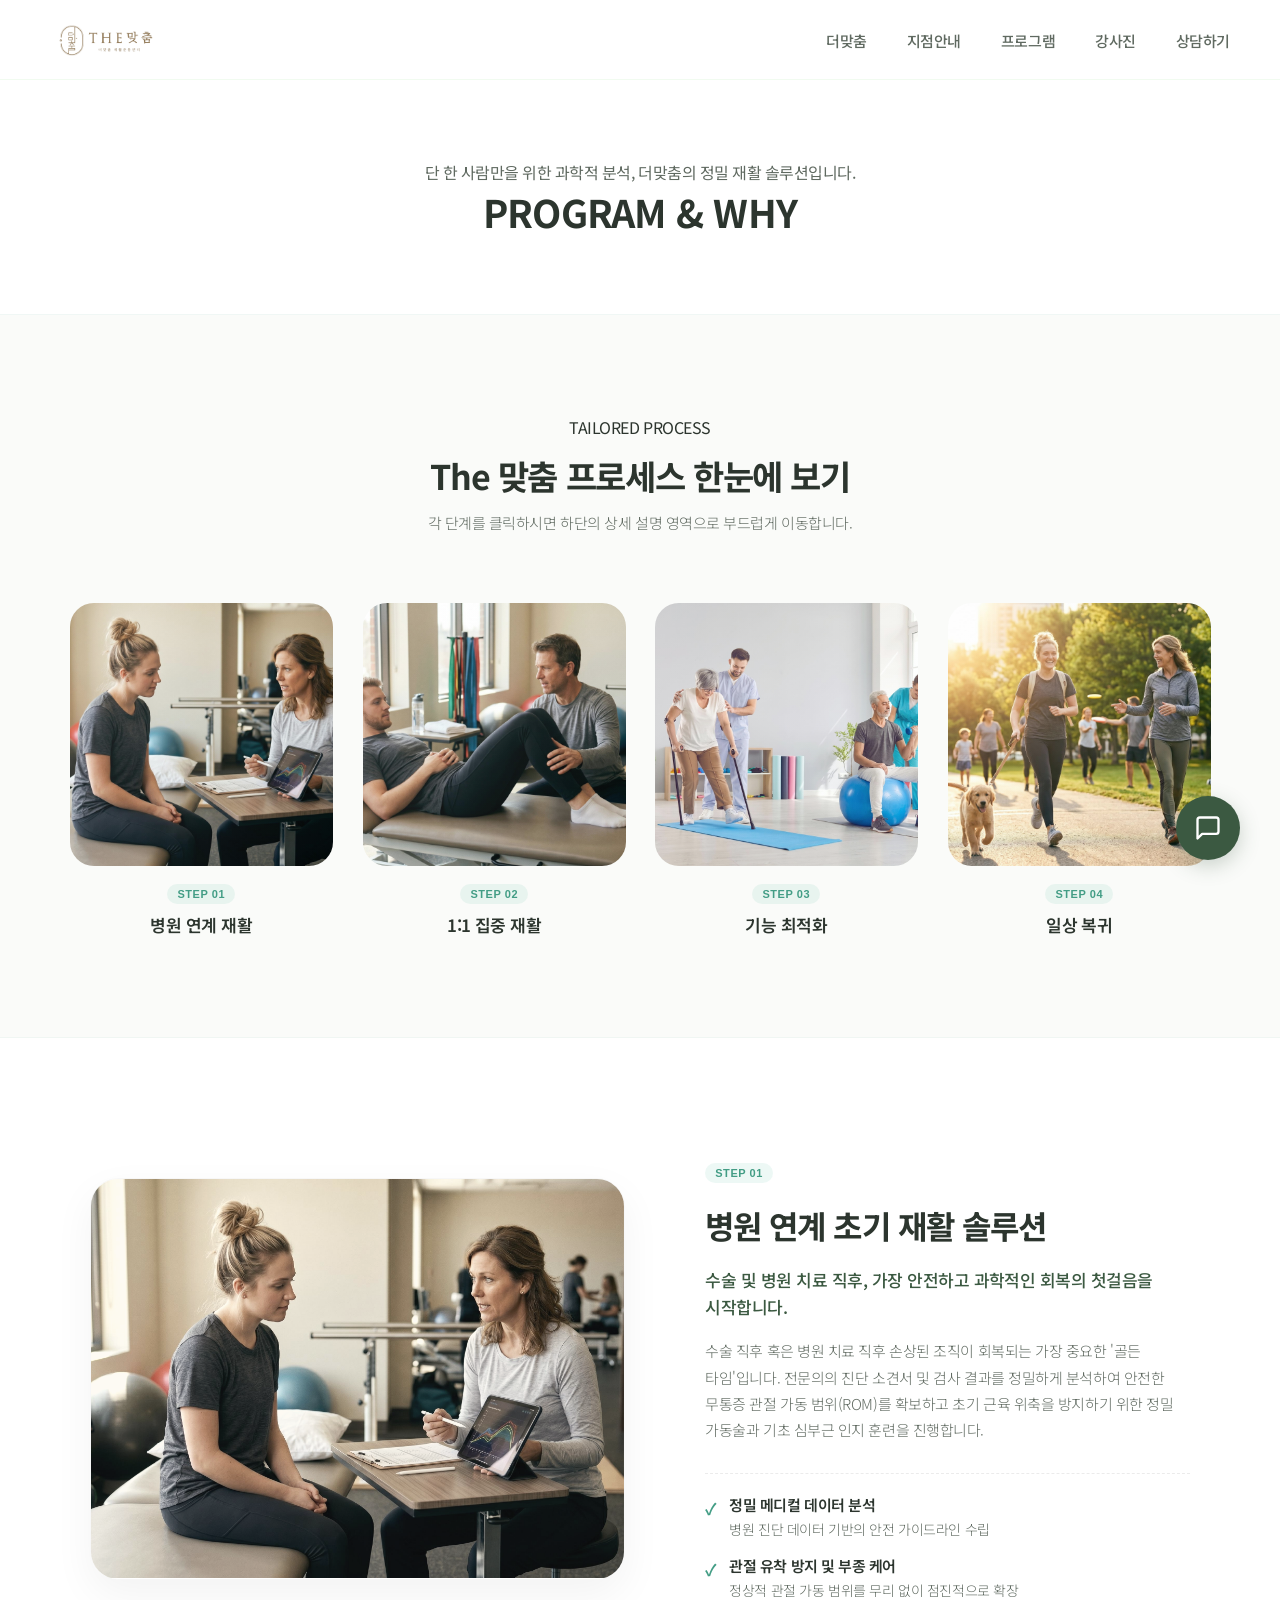
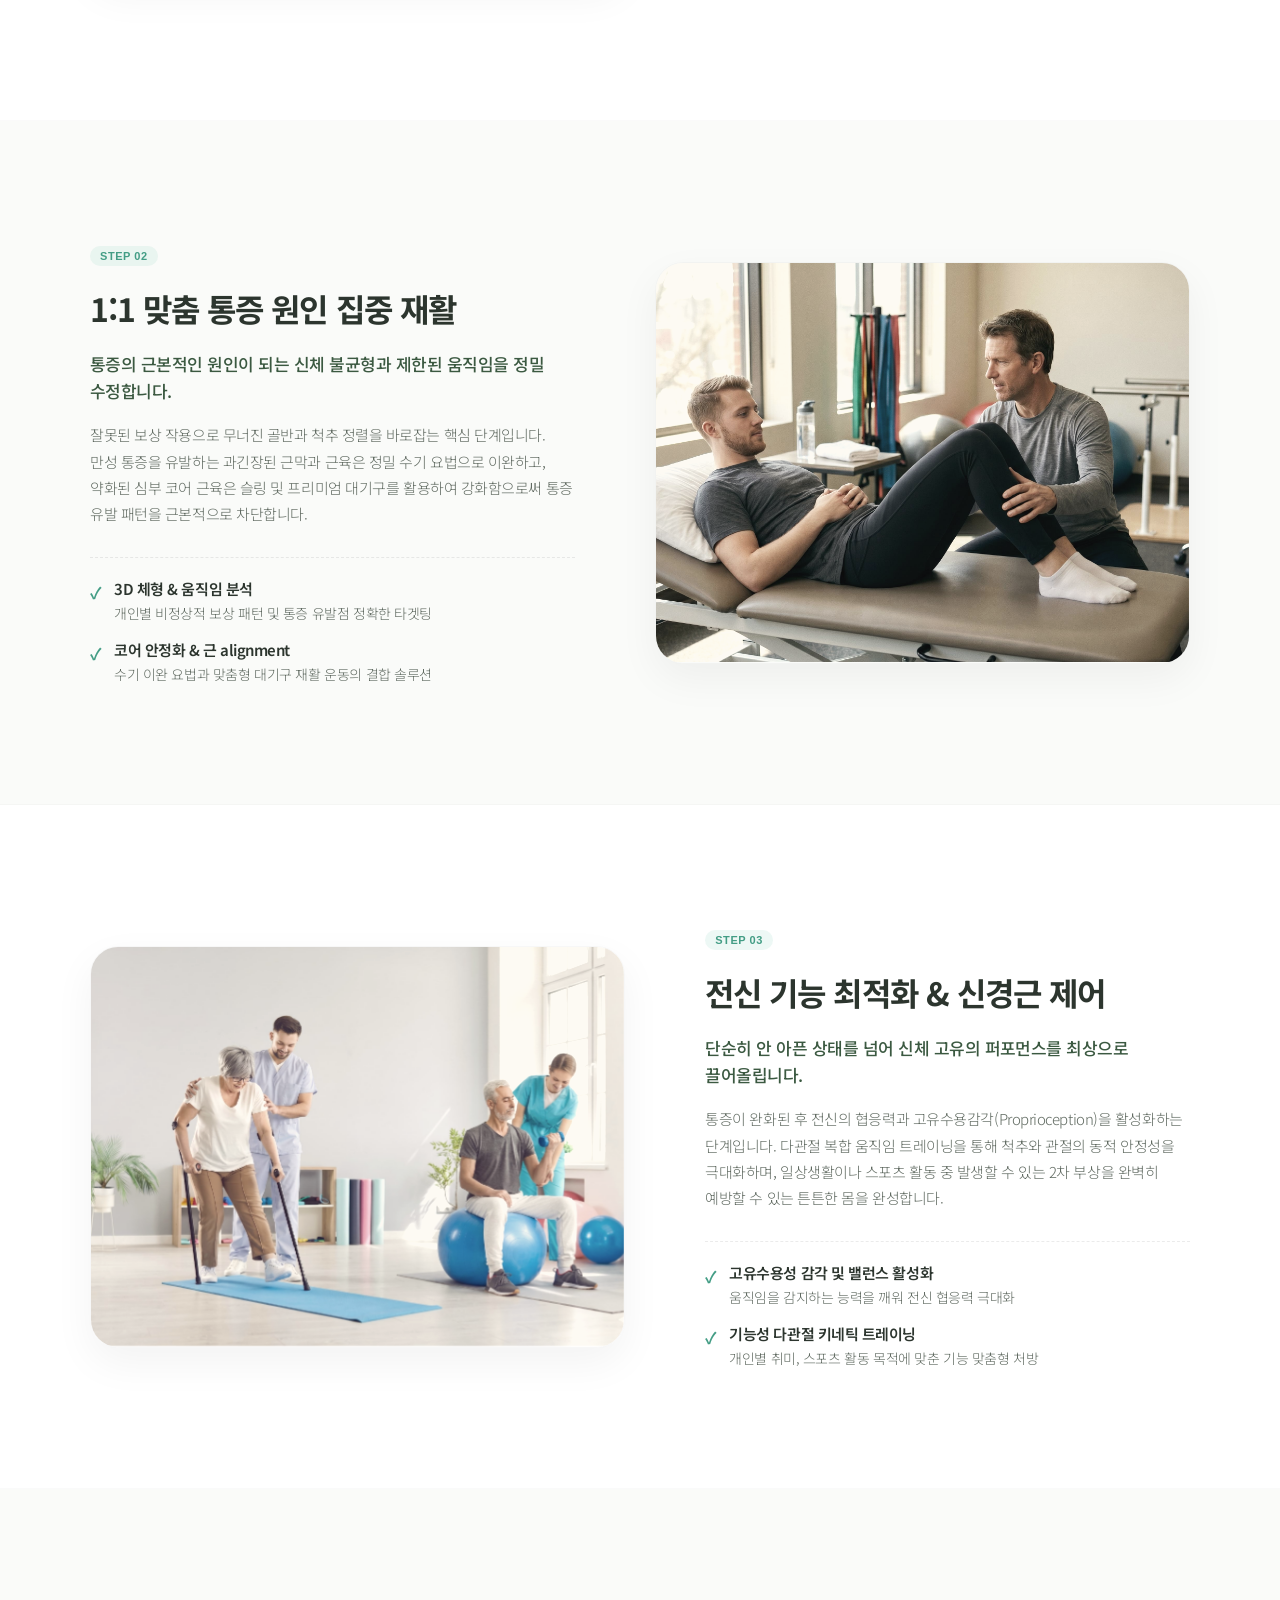
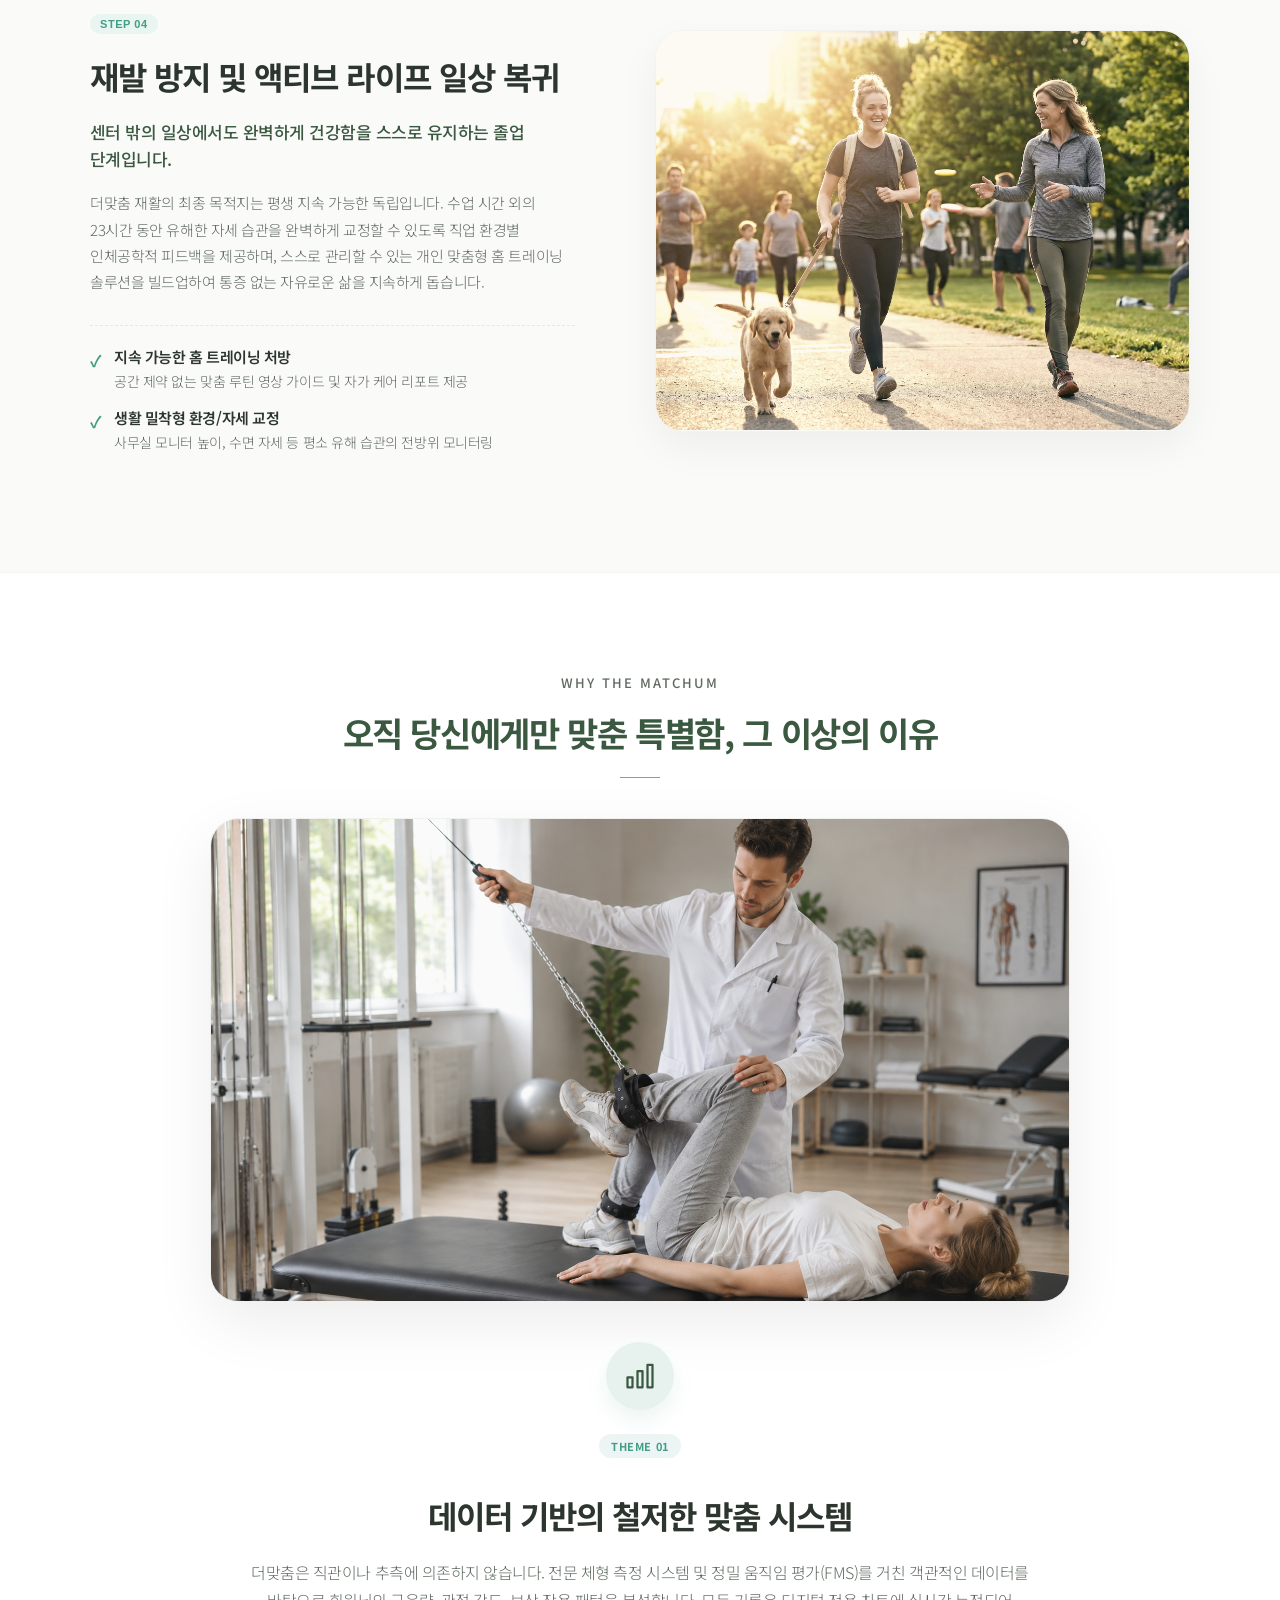
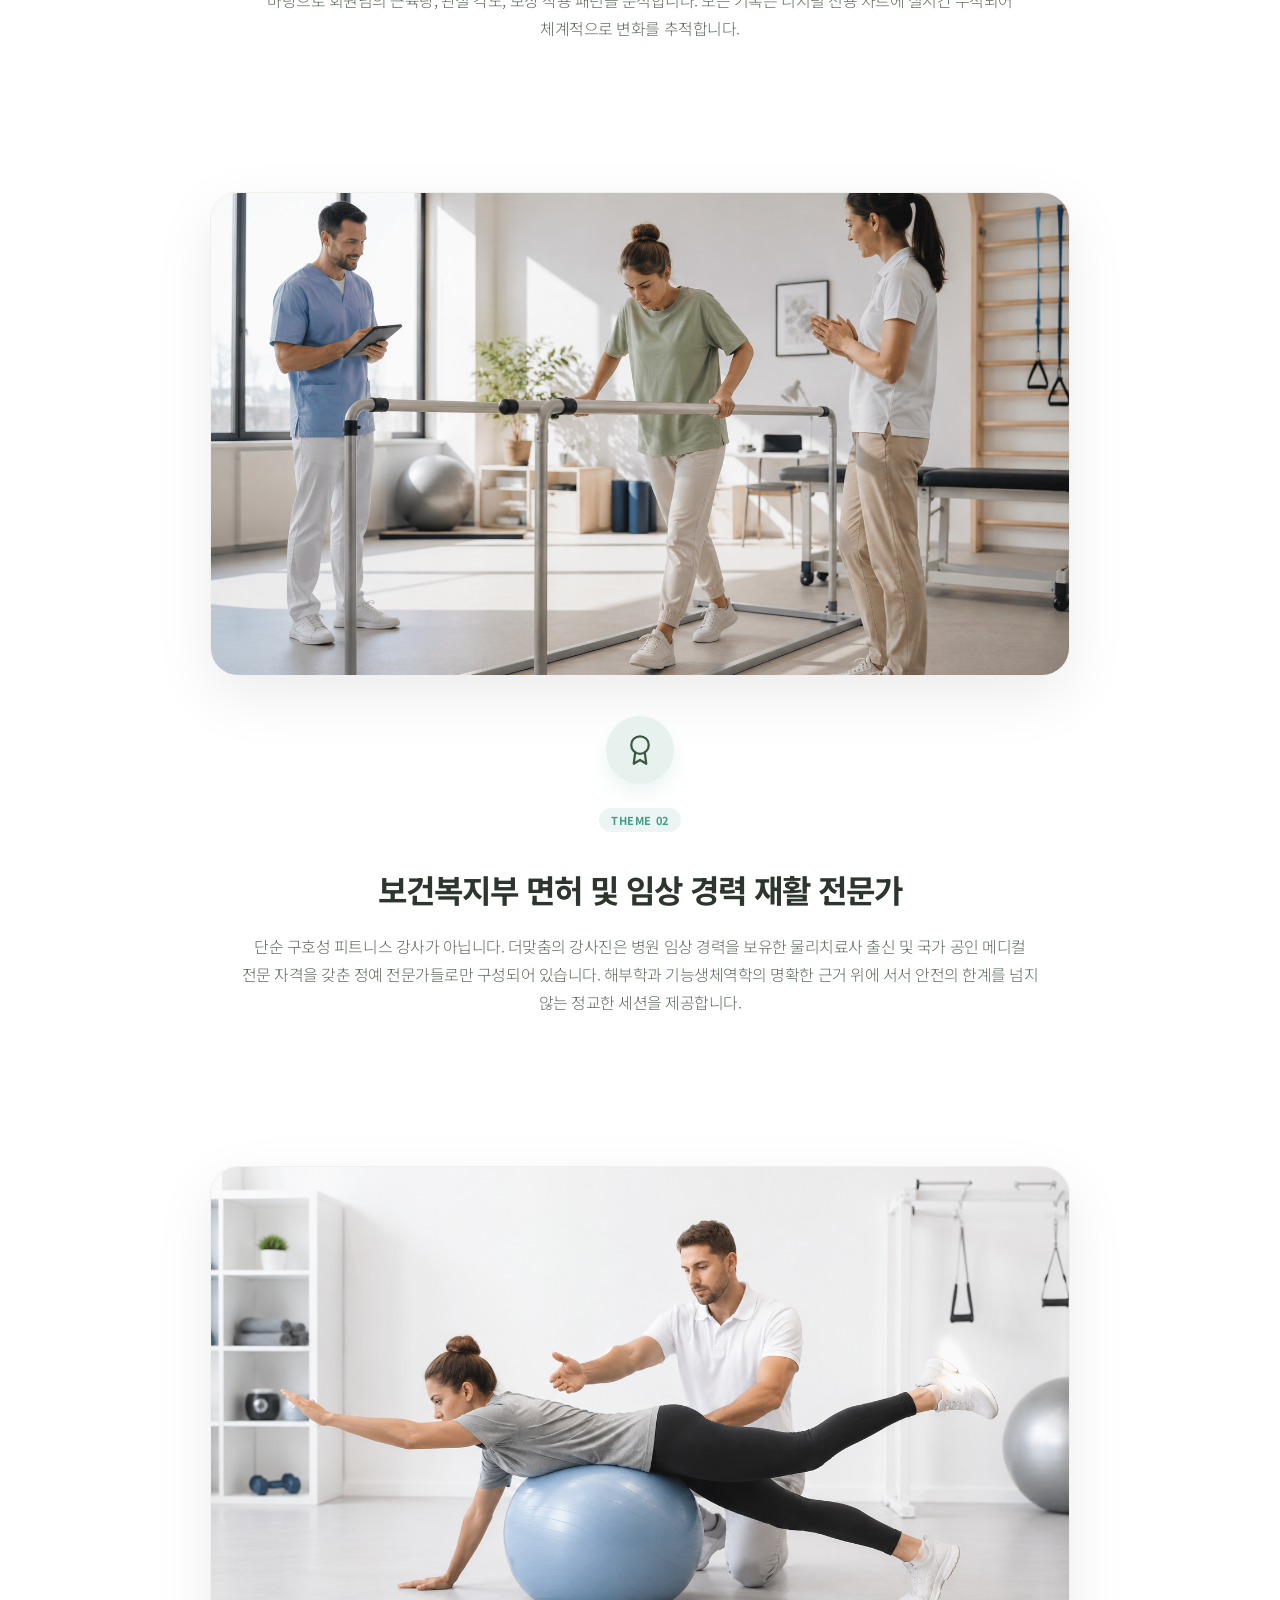
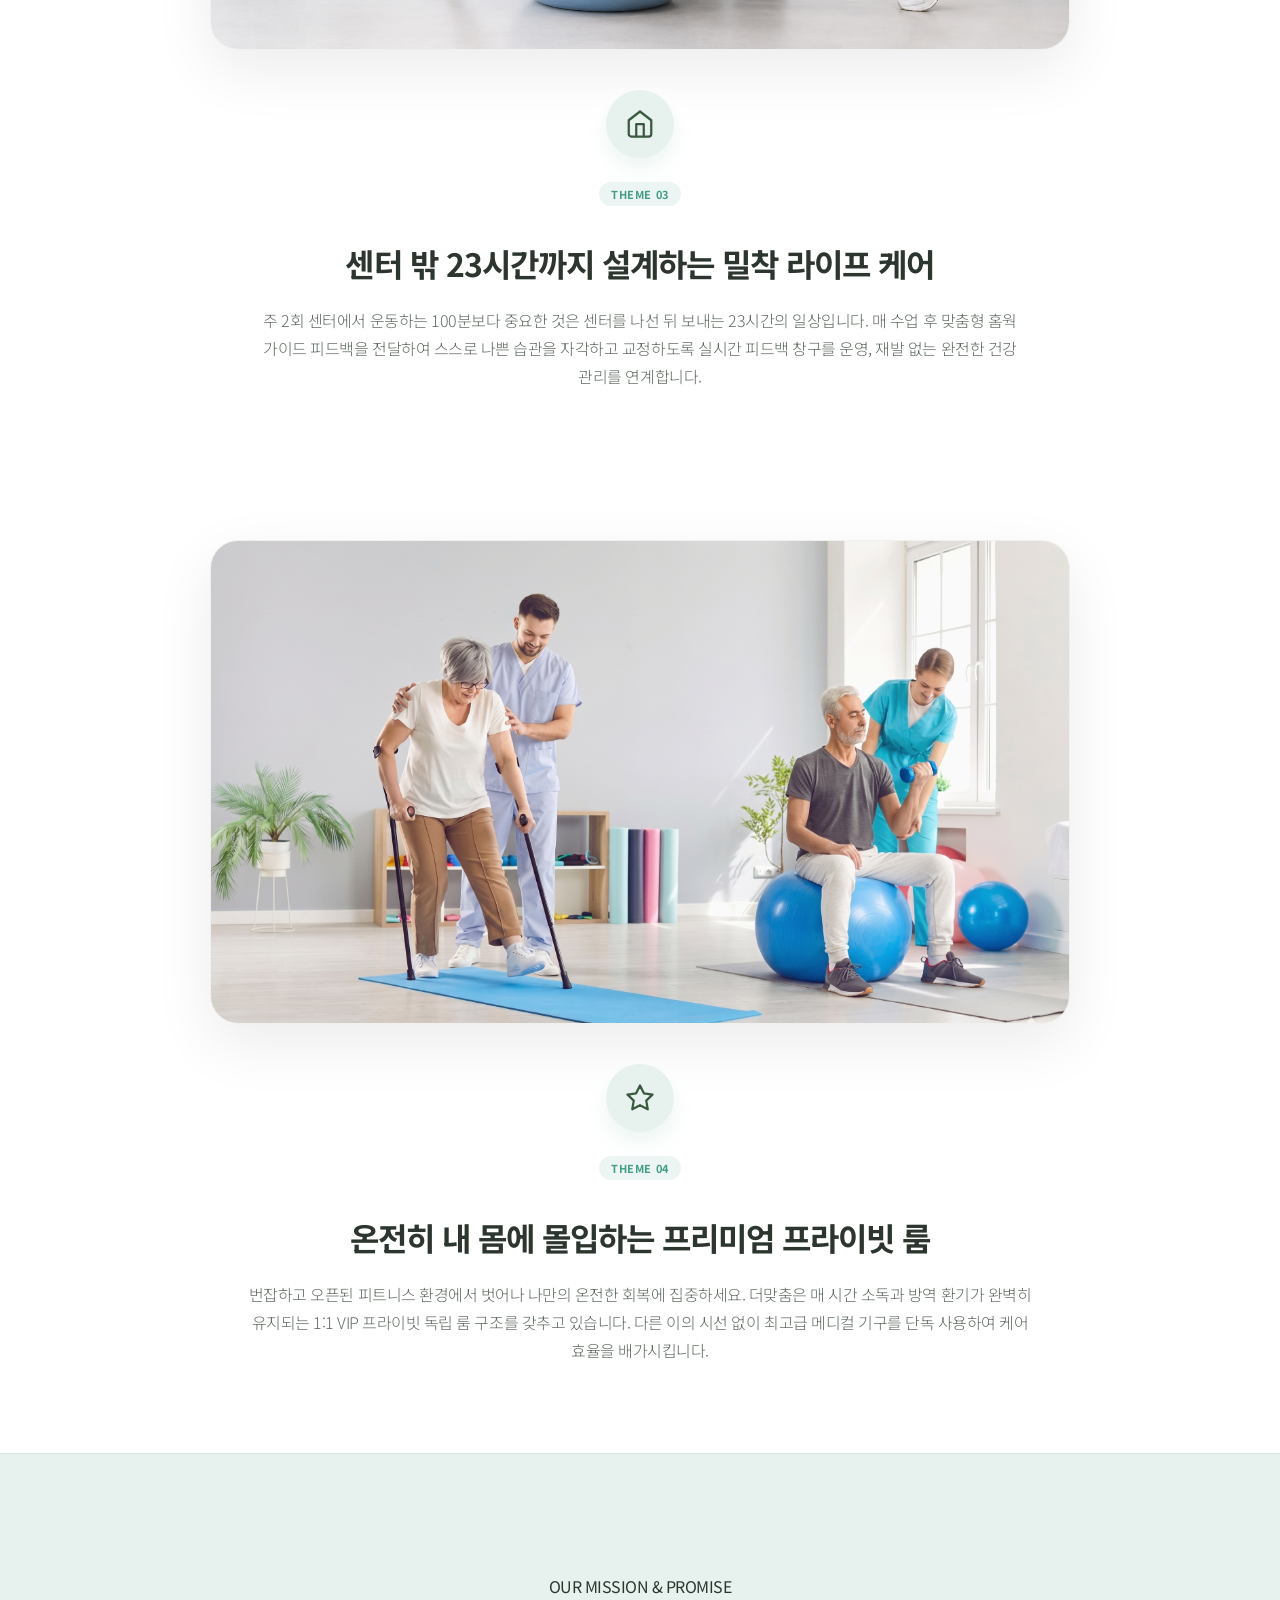
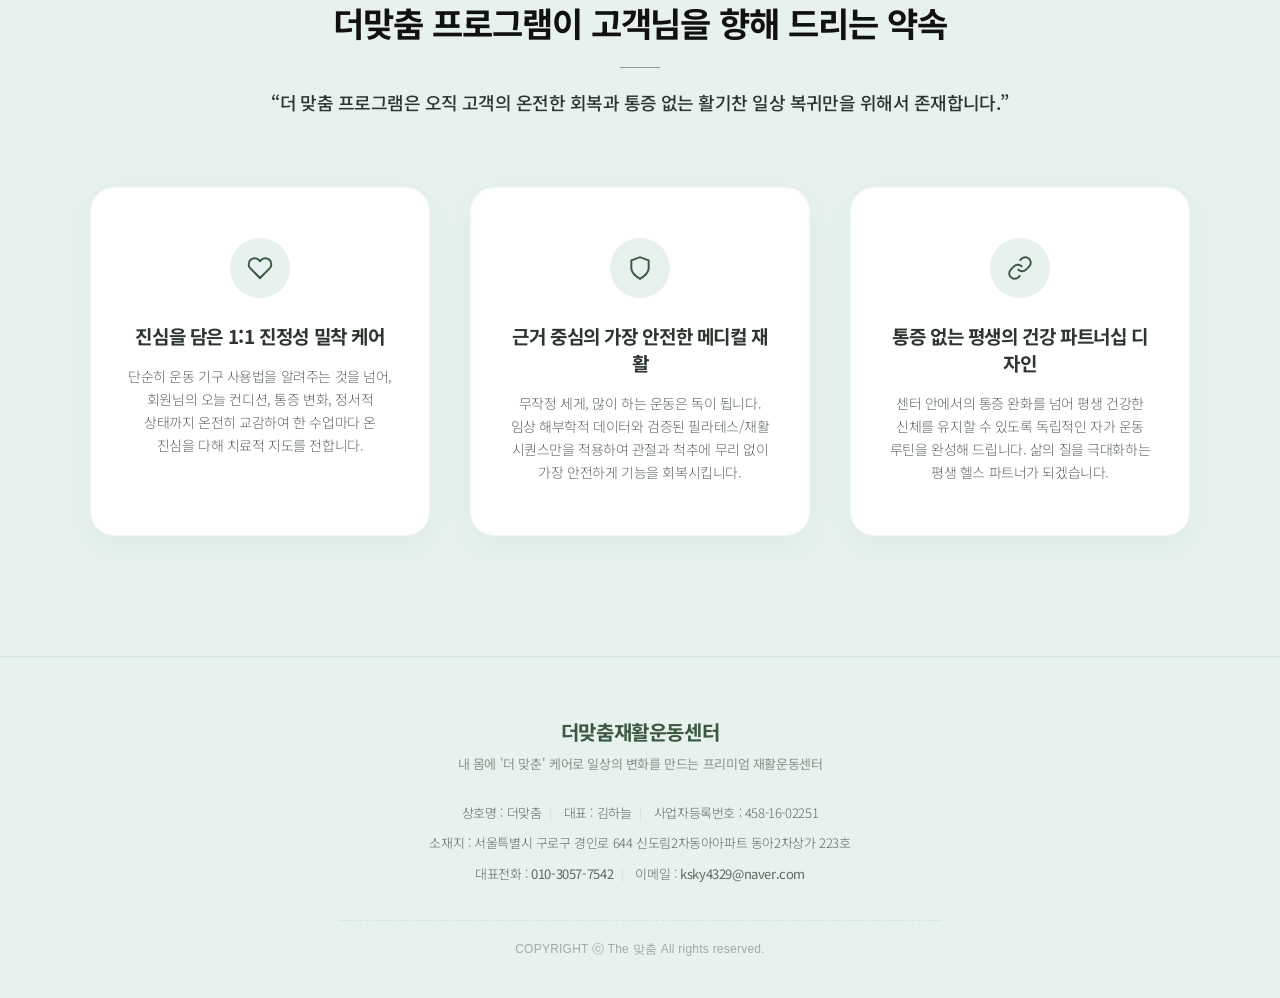
<file: test/program.html>
<!DOCTYPE html>
<html lang="ko">
<head>
    <meta charset="UTF-8">
    <meta name="viewport" content="width=device-width, initial-scale=1.0">
    <title>프로그램 안내 - 더맞춤</title>
    <link rel="preconnect" href="https://fonts.googleapis.com">
    <link rel="preconnect" href="https://fonts.gstatic.com" crossorigin>
    <link href="https://fonts.googleapis.com/css2?family=Noto+Sans+KR:wght@300;400;500;700&display=swap" rel="stylesheet">
    <link rel="stylesheet" href="style.css">
</head>
<body>

<div id="site-wrapper">
    <header class="site-header">
        <div class="logo">
            <a href="index.html">
                <img src="img/logo.png" alt="하루50분 로고">
            </a>
        </div>

        <button class="hamburger" aria-label="메뉴 열기" aria-expanded="false">
            <span></span><span></span><span></span>
        </button>

        <nav class="nav-container">
            <ul class="nav-menu">
                <li><a href="index.html">더맞춤</a></li>
                <li class="has-dropdown">
                    <a href="#">지점안내</a>
                    <ul class="dropdown-menu">
                        <li><a href="location.html">신도림점</a></li>
                        <li><a href="location.html">광화문점</a></li>
                    </ul>
                </li>
                <li><a href="program.html">프로그램</a></li>
                <li><a href="teachers.html">강사진</a></li>
                <li><a href="contact.html">상담하기</a></li>
            </ul>
        </nav>
    </header>

    <div class="subpage-header">
        <p>단 한 사람만을 위한 과학적 분석, 더맞춤의 정밀 재활 솔루션입니다.</p>
        <h2>PROGRAM & WHY</h2>
    </div>

    <section class="program-overview-section">
        <div class="program-container">
            <div class="program-header">
                <span class="sub-accent">TAILORED PROCESS</span>
                <h2>The 맞춤 프로세스 한눈에 보기</h2>
                <p class="header-desc">각 단계를 클릭하시면 하단의 상세 설명 영역으로 부드럽게 이동합니다.</p>
            </div>

            <div class="program-grid">
                <div class="program-card scroll-anchor-btn" data-scroll="step-01">
                    <div class="card-image-box"><img src="img/program/program1.png" alt="병원 연계 재활"></div>
                    <span class="step-tag">STEP 01</span>
                    <h3 class="card-title">병원 연계 재활</h3>
                </div>
                <div class="program-card scroll-anchor-btn" data-scroll="step-02">
                    <div class="card-image-box"><img src="img/program/program2.png" alt="1:1 맞춤 집중 재활"></div>
                    <span class="step-tag">STEP 02</span>
                    <h3 class="card-title">1:1 집중 재활</h3>
                </div>
                <div class="program-card scroll-anchor-btn" data-scroll="step-03">
                    <div class="card-image-box"><img src="img/program/program3.png" alt="기능 최적화"></div>
                    <span class="step-tag">STEP 03</span>
                    <h3 class="card-title">기능 최적화</h3>
                </div>
                <div class="program-card scroll-anchor-btn" data-scroll="step-04">
                    <div class="card-image-box"><img src="img/program/program4.png" alt="일상 복귀"></div>
                    <span class="step-tag">STEP 04</span>
                    <h3 class="card-title">일상 복귀</h3>
                </div>
            </div>
        </div>
    </section>

    <section class="program-detail-stream">
        <div class="program-detail-block bg-white" id="step-01">
            <div class="detail-block-container">
                <div class="detail-block-image">
                    <img src="img/program/program1.png" alt="병원 연계 재활 상세">
                </div>
                <div class="detail-block-text">
                    <span class="step-tag">STEP 01</span>
                    <h3>병원 연계 초기 재활 솔루션</h3>
                    <p class="detail-main-desc">수술 및 병원 치료 직후, 가장 안전하고 과학적인 회복의 첫걸음을 시작합니다.</p>
                    <p class="detail-sub-desc">수술 직후 혹은 병원 치료 직후 손상된 조직이 회복되는 가장 중요한 '골든 타임'입니다. 전문의의 진단 소견서 및 검사 결과를 정밀하게 분석하여 안전한 무통증 관절 가동 범위(ROM)를 확보하고 초기 근육 위축을 방지하기 위한 정밀 가동술과 기초 심부근 인지 훈련을 진행합니다.</p>
                    <div class="detail-bullets">
                        <div class="bullet-item">
                            <strong>정밀 메디컬 데이터 분석</strong>
                            <span>병원 진단 데이터 기반의 안전 가이드라인 수립</span>
                        </div>
                        <div class="bullet-item">
                            <strong>관절 유착 방지 및 부종 케어</strong>
                            <span>정상적 관절 가동 범위를 무리 없이 점진적으로 확장</span>
                        </div>
                    </div>
                </div>
            </div>
        </div>

        <div class="program-detail-block bg-green reverse" id="step-02">
            <div class="detail-block-container">
                <div class="detail-block-image">
                    <img src="img/program/program2.png" alt="1:1 맞춤 집중 재활 상세">
                </div>
                <div class="detail-block-text">
                    <span class="step-tag">STEP 02</span>
                    <h3>1:1 맞춤 통증 원인 집중 재활</h3>
                    <p class="detail-main-desc">통증의 근본적인 원인이 되는 신체 불균형과 제한된 움직임을 정밀 수정합니다.</p>
                    <p class="detail-sub-desc">잘못된 보상 작용으로 무너진 골반과 척추 정렬을 바로잡는 핵심 단계입니다. 만성 통증을 유발하는 과긴장된 근막과 근육은 정밀 수기 요법으로 이완하고, 약화된 심부 코어 근육은 슬링 및 프리미엄 대기구를 활용하여 강화함으로써 통증 유발 패턴을 근본적으로 차단합니다.</p>
                    <div class="detail-bullets">
                        <div class="bullet-item">
                            <strong>3D 체형 & 움직임 분석</strong>
                            <span>개인별 비정상적 보상 패턴 및 통증 유발점 정확한 타겟팅</span>
                        </div>
                        <div class="bullet-item">
                            <strong>코어 안정화 & 근 alignment</strong>
                            <span>수기 이완 요법과 맞춤형 대기구 재활 운동의 결합 솔루션</span>
                        </div>
                    </div>
                </div>
            </div>
        </div>

        <div class="program-detail-block bg-white" id="step-03">
            <div class="detail-block-container">
                <div class="detail-block-image">
                    <img src="img/program/program3.png" alt="기능 최적화 상세">
                </div>
                <div class="detail-block-text">
                    <span class="step-tag">STEP 03</span>
                    <h3>전신 기능 최적화 & 신경근 제어</h3>
                    <p class="detail-main-desc">단순히 안 아픈 상태를 넘어 신체 고유의 퍼포먼스를 최상으로 끌어올립니다.</p>
                    <p class="detail-sub-desc">통증이 완화된 후 전신의 협응력과 고유수용감각(Proprioception)을 활성화하는 단계입니다. 다관절 복합 움직임 트레이닝을 통해 척추와 관절의 동적 안정성을 극대화하며, 일상생활이나 스포츠 활동 중 발생할 수 있는 2차 부상을 완벽히 예방할 수 있는 튼튼한 몸을 완성합니다.</p>
                    <div class="detail-bullets">
                        <div class="bullet-item">
                            <strong>고유수용성 감각 및 밸런스 활성화</strong>
                            <span>움직임을 감지하는 능력을 깨워 전신 협응력 극대화</span>
                        </div>
                        <div class="bullet-item">
                            <strong>기능성 다관절 키네틱 트레이닝</strong>
                            <span>개인별 취미, 스포츠 활동 목적에 맞춘 기능 맞춤형 처방</span>
                        </div>
                    </div>
                </div>
            </div>
        </div>

        <div class="program-detail-block bg-green reverse" id="step-04">
            <div class="detail-block-container">
                <div class="detail-block-image">
                    <img src="img/program/program4.png" alt="일상 복귀 상세">
                </div>
                <div class="detail-block-text">
                    <span class="step-tag">STEP 04</span>
                    <h3>재발 방지 및 액티브 라이프 일상 복귀</h3>
                    <p class="detail-main-desc">센터 밖의 일상에서도 완벽하게 건강함을 스스로 유지하는 졸업 단계입니다.</p>
                    <p class="detail-sub-desc">더맞춤 재활의 최종 목적지는 평생 지속 가능한 독립입니다. 수업 시간 외의 23시간 동안 유해한 자세 습관을 완벽하게 교정할 수 있도록 직업 환경별 인체공학적 피드백을 제공하며, 스스로 관리할 수 있는 개인 맞춤형 홈 트레이닝 솔루션을 빌드업하여 통증 없는 자유로운 삶을 지속하게 돕습니다.</p>
                    <div class="detail-bullets">
                        <div class="bullet-item">
                            <strong>지속 가능한 홈 트레이닝 처방</strong>
                            <span>공간 제약 없는 맞춤 루틴 영상 가이드 및 자가 케어 리포트 제공</span>
                        </div>
                        <div class="bullet-item">
                            <strong>생활 밀착형 환경/자세 교정</strong>
                            <span>사무실 모니터 높이, 수면 자세 등 평소 유해 습관의 전방위 모니터링</span>
                        </div>
                    </div>
                </div>
            </div>
        </div>
    </section>

    <section class="why-detail-stream">
        <div class="why-header">
            <span class="sub-accent">WHY THE MATCHUM</span>
            <h2>오직 당신에게만 맞춘 특별함, 그 이상의 이유</h2>
            <div class="header-line"></div>
        </div>

        <div class="why-center-block fade-init" id="theme-01">
            <div class="why-center-image">
                <img src="img/why/why1.png" alt="체계적인 시스템">
            </div>
            <div class="why-center-content">
                <div class="why-center-icon">
                    <svg viewBox="0 0 24 24"><rect x="18" y="3" width="4" height="18"/><rect x="10" y="8" width="4" height="13"/><rect x="2" y="13" width="4" height="8"/></svg>
                </div>
                <span class="theme-number" style="background:rgba(67, 157, 133, 0.1); color:#439d85; padding:4px 12px; border-radius:30px; font-size:11px; font-weight:700;">THEME 01</span>
                <h3>데이터 기반의 철저한 맞춤 시스템</h3>
                <p class="detail-sub-desc">더맞춤은 직관이나 추측에 의존하지 않습니다. 전문 체형 측정 시스템 및 정밀 움직임 평가(FMS)를 거친 객관적인 데이터를 바탕으로 회원님의 근육량, 관절 각도, 보상 작용 패턴을 분석합니다. 모든 기록은 디지털 전용 차트에 실시간 누적되어 체계적으로 변화를 추적합니다.</p>
            </div>
        </div>

        <div class="why-center-block fade-init" id="theme-02">
            <div class="why-center-image">
                <img src="img/why/why2.png" alt="검증된 전문가">
            </div>
            <div class="why-center-content">
                <div class="why-center-icon">
                    <svg viewBox="0 0 24 24"><circle cx="12" cy="8" r="7"/><polyline points="8.21 13.89 7 23 12 20 17 23 15.79 13.88"/></svg>
                </div>
                <span class="theme-number" style="background:rgba(67, 157, 133, 0.1); color:#439d85; padding:4px 12px; border-radius:30px; font-size:11px; font-weight:700;">THEME 02</span>
                <h3>보건복지부 면허 및 임상 경력 재활 전문가</h3>
                <p class="detail-sub-desc">단순 구호성 피트니스 강사가 아닙니다. 더맞춤의 강사진은 병원 임상 경력을 보유한 물리치료사 출신 및 국가 공인 메디컬 전문 자격을 갖춘 정예 전문가들로만 구성되어 있습니다. 해부학과 기능생체역학의 명확한 근거 위에 서서 안전의 한계를 넘지 않는 정교한 세션을 제공합니다.</p>
            </div>
        </div>

        <div class="why-center-block fade-init" id="theme-03">
            <div class="why-center-image">
                <img src="img/why/why3.png" alt="지속가능한 관리">
            </div>
            <div class="why-center-content">
                <div class="why-center-icon">
                    <svg viewBox="0 0 24 24"><path d="M3 9l9-7 9 7v11a2 2 0 0 1-2 2H5a2 2 0 0 1-2-2z"/><polyline points="9 22 9 12 15 12 15 22"/></svg>
                </div>
                <span class="theme-number" style="background:rgba(67, 157, 133, 0.1); color:#439d85; padding:4px 12px; border-radius:30px; font-size:11px; font-weight:700;">THEME 03</span>
                <h3>센터 밖 23시간까지 설계하는 밀착 라이프 케어</h3>
                <p class="detail-sub-desc">주 2회 센터에서 운동하는 100분보다 중요한 것은 센터를 나선 뒤 보내는 23시간의 일상입니다. 매 수업 후 맞춤형 홈웍 가이드 피드백을 전달하여 스스로 나쁜 습관을 자각하고 교정하도록 실시간 피드백 창구를 운영, 재발 없는 완전한 건강 관리를 연계합니다.</p>
            </div>
        </div>

        <div class="why-center-block fade-init" id="theme-04">
            <div class="why-center-image">
                <img src="img/why/why4.png" alt="쾌적한 공간">
            </div>
            <div class="why-center-content">
                <div class="why-center-icon">
                    <svg viewBox="0 0 24 24"><polygon points="12 2 15.09 8.26 22 9.27 17 14.14 18.18 21.02 12 17.77 5.82 21.02 7 14.14 2 9.27 8.91 8.26 12 2"/></svg>
                </div>
                <span class="theme-number" style="background:rgba(67, 157, 133, 0.1); color:#439d85; padding:4px 12px; border-radius:30px; font-size:11px; font-weight:700;">THEME 04</span>
                <h3>온전히 내 몸에 몰입하는 프리미엄 프라이빗 룸</h3>
                <p class="detail-sub-desc">번잡하고 오픈된 피트니스 환경에서 벗어나 나만의 온전한 회복에 집중하세요. 더맞춤은 매 시간 소독과 방역 환기가 완벽히 유지되는 1:1 VIP 프라이빗 독립 룸 구조를 갖추고 있습니다. 다른 이의 시선 없이 최고급 메디컬 기구를 단독 사용하여 케어 효율을 배가시킵니다.</p>
            </div>
        </div>
    </section>

    <section class="program-promise-section">
        <div class="promise-container">
            <div class="promise-header">
                <span class="sub-accent">OUR MISSION & PROMISE</span>
                <h2>더맞춤 프로그램이 고객님을 향해 드리는 약속</h2>
                <div class="header-line"></div>
                <p class="promise-main-text">“더 맞춤 프로그램은 오직 고객의 온전한 회복과 통증 없는 활기찬 일상 복귀만을 위해서 존재합니다.”</p>
            </div>

            <div class="promise-grid">
                <div class="promise-card">
                    <div class="promise-icon">
                        <svg viewBox="0 0 24 24"><path d="M20.84 4.61a5.5 5.5 0 0 0-7.78 0L12 5.67l-1.06-1.06a5.5 5.5 0 0 0-7.78 7.78l1.06 1.06L12 21.23l7.78-7.78 1.06-1.06a5.5 5.5 0 0 0 0-7.78z"/></svg>
                    </div>
                    <h3>진심을 담은 1:1 진정성 밀착 케어</h3>
                    <p>단순히 운동 기구 사용법을 알려주는 것을 넘어, 회원님의 오늘 컨디션, 통증 변화, 정서적 상태까지 온전히 교감하여 한 수업마다 온 진심을 다해 치료적 지도를 전합니다.</p>
                </div>

                <div class="promise-card">
                    <div class="promise-icon">
                        <svg viewBox="0 0 24 24"><path d="M12 22s8-4 8-10V5l-8-3-8 3v7c0 6 8 10 8 10z"/></svg>
                    </div>
                    <h3>근거 중심의 가장 안전한 메디컬 재활</h3>
                    <p>무작정 세게, 많이 하는 운동은 독이 됩니다. 임상 해부학적 데이터와 검증된 필라테스/재활 시퀀스만을 적용하여 관절과 척추에 무리 없이 가장 안전하게 기능을 회복시킵니다.</p>
                </div>

                <div class="promise-card">
                    <div class="promise-icon">
                        <svg viewBox="0 0 24 24">
                            <path d="M10 13a5 5 0 0 0 7.54.54l3-3a5 5 0 0 0-7.07-7.07l-1.72 1.71" />
                            <path d="M14 11a5 5 0 0 0-7.54-.54l-3 3a5 5 0 0 0 7.07 7.07l1.71-1.71" />
                        </svg>
                    </div>
                    <h3>통증 없는 평생의 건강 파트너십 디자인</h3>
                    <p>센터 안에서의 통증 완화를 넘어 평생 건강한 신체를 유지할 수 있도록 독립적인 자가 운동 루틴을 완성해 드립니다. 삶의 질을 극대화하는 평생 헬스 파트너가 되겠습니다.</p>
                </div>
            </div>
        </div>
    </section>

    <footer class="site-footer">
        <div class="footer-container">
            <div class="footer-brand">
                <h2>더맞춤재활운동센터</h2>
                <p class="footer-slogan">내 몸에 '더 맞춘' 케어로 일상의 변화를 만드는 프리미엄 재활운동센터</p>
            </div>

            <div class="footer-info">
                <div class="info-row">
                    <span>상호명 : 더맞춤</span><span class="divider">|</span>
                    <span>대표 : 김하늘</span><span class="divider">|</span>
                    <span>사업자등록번호 : 458-16-02251</span>
                </div>
                <div class="info-row">
                    <span>소재지 : 서울특별시 구로구 경인로 644 신도림2차동아아파트 동아2차상가 223호</span>
                </div>
                <div class="info-row">
                    <span>대표전화 : <a href="tel:010-3057-7542">010-3057-7542</a></span><span class="divider">|</span>
                    <span>이메일 : <a href="mailto:ksky4329@naver.com">ksky4329@naver.com</a></span>
                </div>
            </div>

            <div class="footer-bottom">
                <p class="copyright">COPYRIGHT ⓒ The 맞춤 All rights reserved.</p>
            </div>
        </div>
    </footer>
    <a href="contact.html" class="floating-btn" aria-label="상담하기">
        <svg viewBox="0 0 24 24" fill="none" stroke="#ffffff" stroke-width="2" stroke-linecap="round" stroke-linejoin="round">
            <path d="M21 15a2 2 0 0 1-2 2H7l-4 4V5a2 2 0 0 1 2-2h14a2 2 0 0 1 2 2z"></path>
        </svg>
    </a>
</div>

<script src="https://code.jquery.com/jquery-3.6.0.min.js"></script>
<script src="script.js"></script>
</body>
</html>
</file>
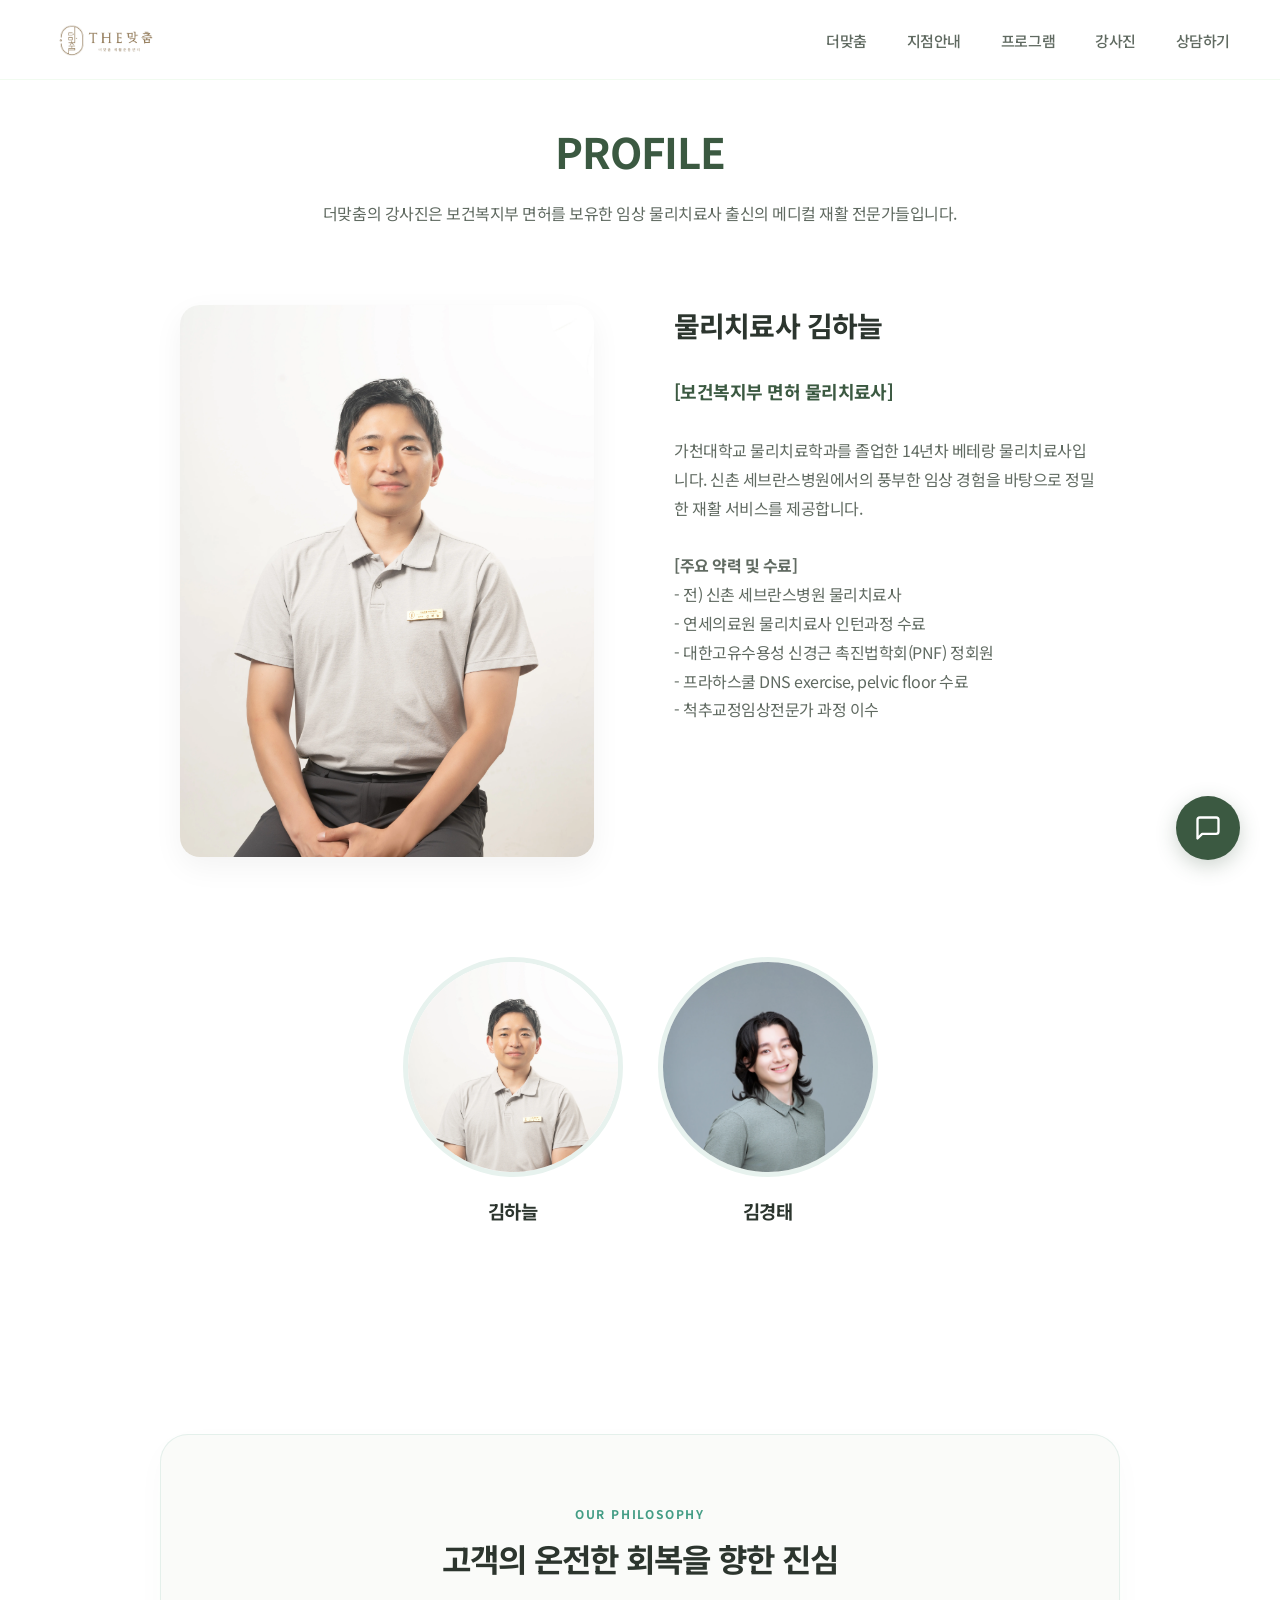
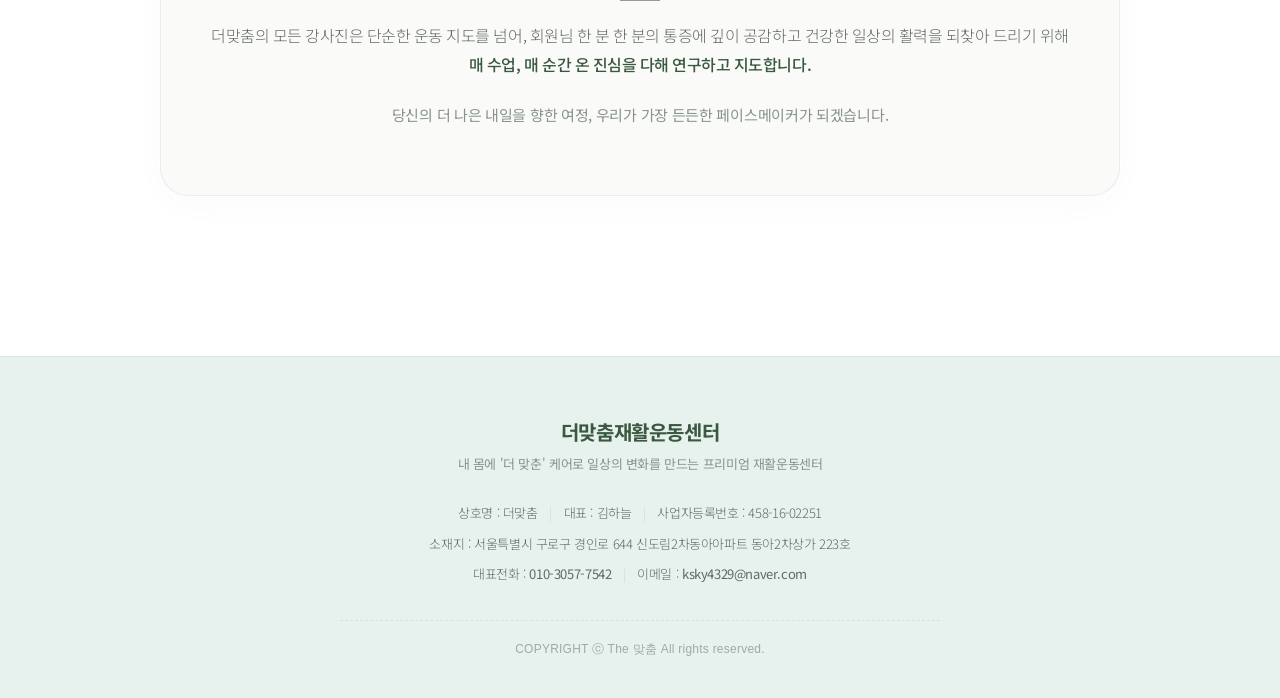
<file: test/teachers.html>
<!DOCTYPE html>
<html lang="ko">
<head>
    <meta charset="UTF-8">
    <meta name="viewport" content="width=device-width, initial-scale=1.0">
    <title>강사진 안내 - 더맞춤</title>
    <link rel="preconnect" href="https://fonts.googleapis.com">
    <link rel="preconnect" href="https://fonts.gstatic.com" crossorigin>
    <link href="https://fonts.googleapis.com/css2?family=Noto+Sans+KR:wght@300;400;500;700&display=swap" rel="stylesheet">
    <link rel="stylesheet" href="style.css">
</head>
<body>

<div id="site-wrapper">

    <header class="site-header">
        <div class="logo">
            <a href="index.html">
                <img src="img/logo.png" alt="하루50분 로고">
            </a>
        </div>

        <button class="hamburger" aria-label="메뉴 열기" aria-expanded="false">
            <span></span>
            <span></span>
            <span></span>
        </button>

        <nav class="nav-container">
            <ul class="nav-menu">
                <li><a href="index.html">더맞춤</a></li>
                <li class="has-dropdown">
                    <a href="#">지점안내</a>
                    <ul class="dropdown-menu">
                        <li><a href="location.html">신도림점</a></li>
                        <li><a href="location.html">광화문점</a></li>
                    </ul>
                </li>
                <li><a href="program.html">프로그램</a></li>
                <li><a href="teachers.html">강사진</a></li>
                <li><a href="contact.html">상담하기</a></li>
            </ul>
        </nav>
    </header>

    <main class="teachers-page">
        <section class="teachers-header">
            <h1>PROFILE</h1>
            <p>더맞춤의 강사진은 보건복지부 면허를 보유한 임상 물리치료사 출신의 메디컬 재활 전문가들입니다.</p>
        </section>

        <section class="teachers-detail">
            <div class="detail-wrapper">
                <div class="detail-img" id="main-img" style="transition: opacity 0.4s ease;">
                    <img src="img/profile/3.webp" alt="강사 이미지">
                </div>
                <div class="detail-text" id="main-text" style="transition: opacity 0.4s ease;">
                    <h2 id="instructor-name">물리치료사 김하늘</h2>
                    <div id="instructor-desc">
                        <p>
                            <span style="color: #3b5941; font-size: 18px; font-weight: 700;">[보건복지부 면허 물리치료사]</span><br><br>
                            가천대학교 물리치료학과를 졸업한 14년차 베테랑 물리치료사입니다.
                            신촌 세브란스병원에서의 풍부한 임상 경험을 바탕으로 정밀한 재활 서비스를 제공합니다.<br><br>
                            <strong>[주요 약력 및 수료]</strong><br>
                            - 전) 신촌 세브란스병원 물리치료사<br>
                            - 연세의료원 물리치료사 인턴과정 수료<br>
                            - 대한고유수용성 신경근 촉진법학회(PNF) 정회원<br>
                            - 프라하스쿨 DNS exercise, pelvic floor 수료<br>
                            - 척추교정임상전문가 과정 이수
                        </p>
                    </div>
                </div>
            </div>
        </section>

        <section class="teachers-gallery">
            <div class="gallery-wrapper">
                <div class="gallery-item"
                     data-name="물리치료사 김하늘"
                     data-img="img/profile/3.webp"
                     data-desc="<span style='color: #3b5941; font-size: 18px; font-weight: 700;'>[보건복지부 면허 물리치료사 (14년차)]</span><br><br>가천대학교 물리치료학과 졸업<br>전) 신촌 세브란스병원 물리치료사<br>현) 더맞춤 재활운동센터 대표<br><br><strong>[수료사항]</strong><br>- 연세의료원 물리치료사 인턴과정 이수<br>- 대한림프부종학회 정회원<br>- PNF(고유수용성 신경근 촉진법) 코스 수료<br>- 프라하스쿨 DNS(동적 관절 안정화) 수료<br>- 척추교정임상전문가 과정 수료">
                    <div class="round-img"><img src="img/profile/3.webp" alt="김하늘"></div>
                    <h3>김하늘</h3>
                </div>

                <div class="gallery-item"
                     data-name="물리치료사 김경태"
                     data-img="img/profile/1.webp"
                     data-desc="<span style='color: #3b5941; font-size: 18px; font-weight: 700;'>[보건복지부 면허 물리치료사 (8년차)]</span><br><br>을지대학교 물리치료학과 졸업<br>전) 대전병원 도수치료사<br>전) 연세정다은통증의학과 도수물리치료사<br><br><strong>[수료사항]</strong><br>- Kaltenborn-Evjenth 정형도수치료 이수<br>- 독일 Heller-Konzept 산전, 산후치료 이수<br>- 뉴질랜드 APPI MSK(근골격계) 과정 이수<br>- 영국 치료적움직임 COR-KINETIC 이수">
                    <div class="round-img"><img src="img/profile/1.webp" alt="김경태"></div>
                    <h3>김경태</h3>
                </div>
            </div>
        </section>

        <section class="teachers-promise-section">
            <div class="promise-inner-box">
                <span class="sub-accent">OUR PHILOSOPHY</span>
                <h2>고객의 온전한 회복을 향한 진심</h2>
                <div class="header-line"></div>
                <p class="promise-desc">
                    더맞춤의 모든 강사진은 단순한 운동 지도를 넘어,
                    회원님 한 분 한 분의 통증에 깊이 공감하고 건강한 일상의 활력을 되찾아 드리기 위해
                    <strong>매 수업, 매 순간 온 진심을 다해 연구하고 지도합니다.</strong>
                </p>
                <p class="promise-sub-desc">당신의 더 나은 내일을 향한 여정, 우리가 가장 든든한 페이스메이커가 되겠습니다.</p>
            </div>
        </section>
    </main>

    <footer class="site-footer">
        <div class="footer-container">
            <div class="footer-brand">
                <h2>더맞춤재활운동센터</h2>
                <p class="footer-slogan">내 몸에 '더 맞춘' 케어로 일상의 변화를 만드는 프리미엄 재활운동센터</p>
            </div>

            <div class="footer-info">
                <div class="info-row">
                    <span>상호명 : 더맞춤</span>
                    <span class="divider">|</span>
                    <span>대표 : 김하늘</span>
                    <span class="divider">|</span>
                    <span>사업자등록번호 : 458-16-02251</span>
                </div>
                <div class="info-row">
                    <span>소재지 : 서울특별시 구로구 경인로 644 신도림2차동아아파트 동아2차상가 223호</span>
                </div>
                <div class="info-row">
                    <span>대표전화 : <a href="tel:010-3057-7542">010-3057-7542</a></span>
                    <span class="divider">|</span>
                    <span>이메일 : <a href="mailto:ksky4329@naver.com">ksky4329@naver.com</a></span>
                </div>
            </div>

            <div class="footer-bottom">
                <p class="copyright">COPYRIGHT ⓒ The 맞춤 All rights reserved.</p>
            </div>
        </div>
    </footer>
    <a href="contact.html" class="floating-btn" aria-label="상담하기">
        <svg viewBox="0 0 24 24" fill="none" stroke="#ffffff" stroke-width="2" stroke-linecap="round" stroke-linejoin="round">
            <path d="M21 15a2 2 0 0 1-2 2H7l-4 4V5a2 2 0 0 1 2-2h14a2 2 0 0 1 2 2z"></path>
        </svg>
    </a>
</div>

<script src="https://code.jquery.com/jquery-3.6.0.min.js"></script>
<script src="script.js"></script>
</body>
</html>
</file>
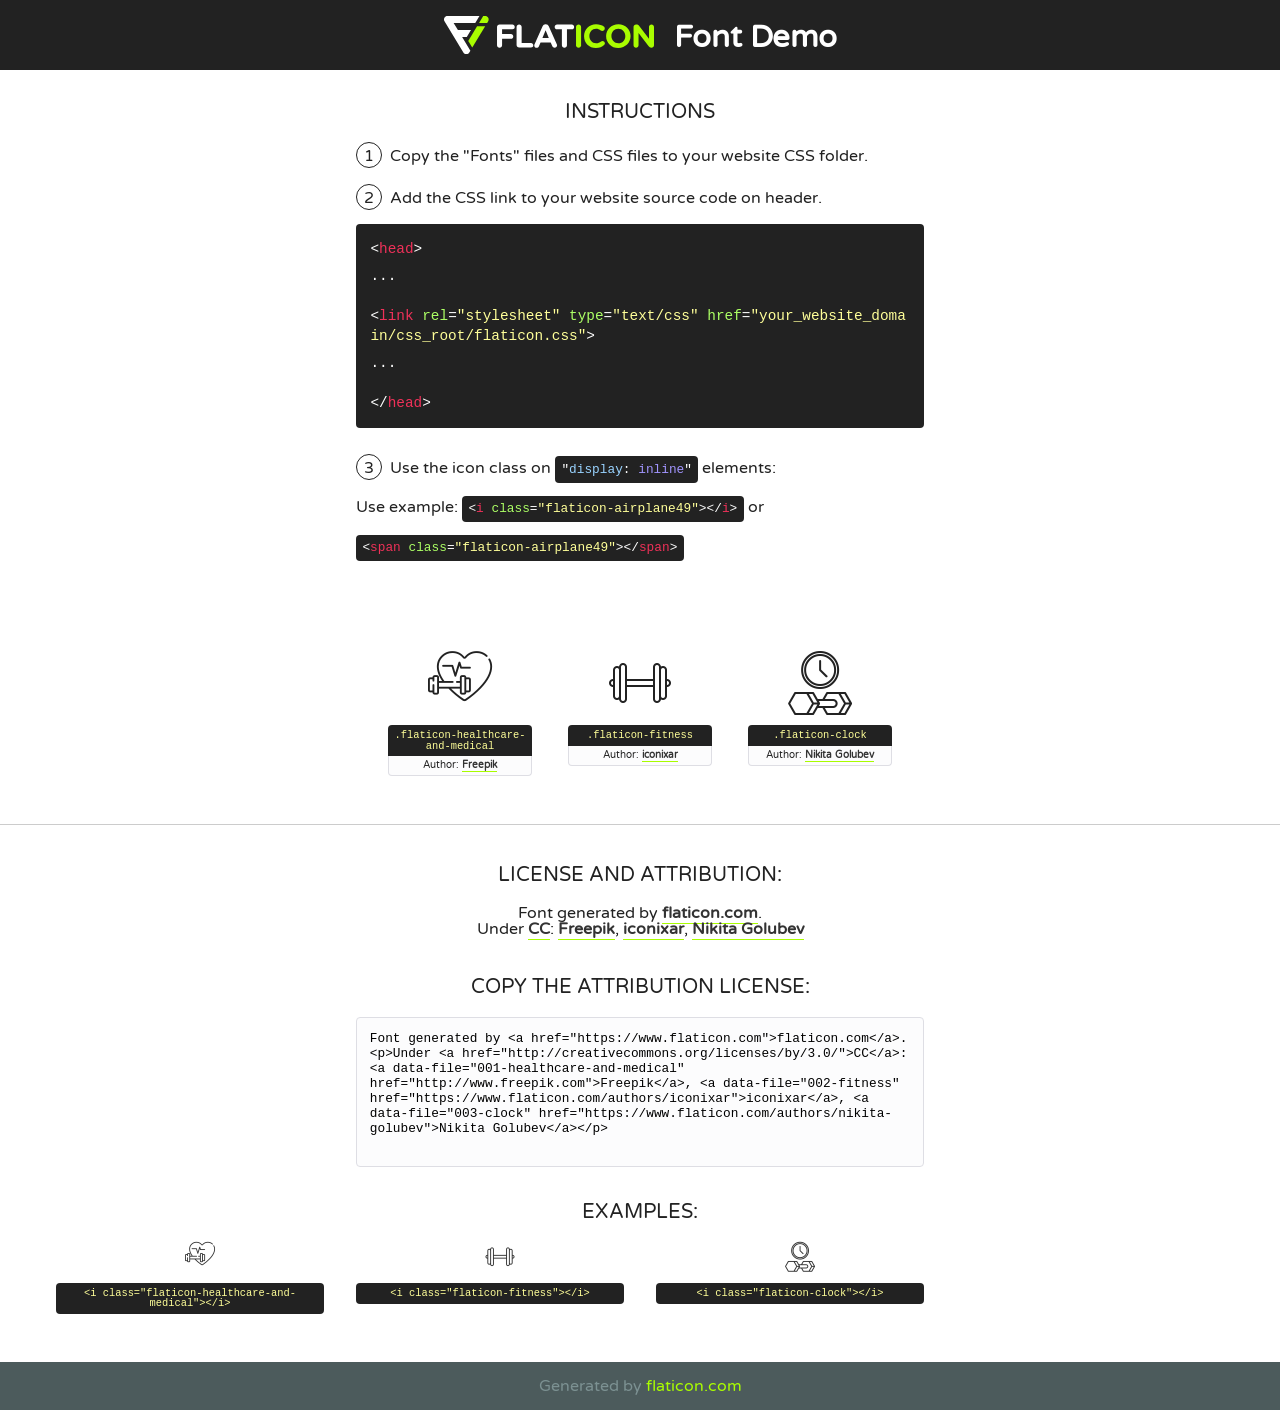
<file: public/fonts/flaticon.html>
<!DOCTYPE html>
<!--
  Flaticon icon font: Flaticon
  Creation date: 13/05/2020 06:02
-->
<html>
<!DOCTYPE html>
<html>

<head>
    <title>Flaticon WebFont</title>
    <link href="http://fonts.googleapis.com/css?family=Varela+Round" rel="stylesheet" type="text/css" />
    <link rel="stylesheet" type="text/css" href="flaticon.css">
    <meta charset="UTF-8">
    <style>
    html, body, div, span, applet, object, iframe,
    h1, h2, h3, h4, h5, h6, p, blockquote, pre,
    a, abbr, acronym, address, big, cite, code,
    del, dfn, em, img, ins, kbd, q, s, samp,
    small, strike, strong, sub, sup, tt, var,
    b, u, i, center,
    dl, dt, dd, ol, ul, li,
    fieldset, form, label, legend,
    table, caption, tbody, tfoot, thead, tr, th, td,
    article, aside, canvas, details, embed, 
    figure, figcaption, footer, header, hgroup, 
    menu, nav, output, ruby, section, summary,
    time, mark, audio, video {
        margin: 0;
        padding: 0;
        border: 0;
        font-size: 100%;
        font: inherit;
        vertical-align: baseline;
    }
    /* HTML5 display-role reset for older browsers */
    article, aside, details, figcaption, figure, 
    footer, header, hgroup, menu, nav, section {
        display: block;
    }
    body {
        line-height: 1;
    }
    ol, ul {
        list-style: none;
    }
    blockquote, q {
        quotes: none;
    }
    blockquote:before, blockquote:after,
    q:before, q:after {
        content: '';
        content: none;
    }
    table {
        border-collapse: collapse;
        border-spacing: 0;
    }
    body {
        font-family: 'Varela Round', Helvetica, Arial, sans-serif;
        font-size: 16px;
        color: #222;
    }
    a {
        color: #333;
        border-bottom: 1px solid #a9fd00;
        font-weight: bold;
        text-decoration: none;
    }
    * {
        -moz-box-sizing: border-box;
        -webkit-box-sizing: border-box;
        box-sizing: border-box;
        margin: 0;
        padding: 0;
    }
    [class^="flaticon-"]:before, [class*=" flaticon-"]:before, [class^="flaticon-"]:after, [class*=" flaticon-"]:after {
        font-family: Flaticon;
        font-size: 30px;
        font-style: normal;
        margin-left: 20px;
        color: #333;
    }
    .wrapper {
        max-width: 600px;
        margin: auto;
        padding: 0 1em;
    }
    .title {
        font-size: 1.25em;
        text-align: center;
        margin-bottom: 1em;
        text-transform: uppercase;
    }
    header {
        text-align: center;
        background-color: #222;
        color: #fff;
        padding: 1em;
    }
    header .logo {
        width: 210px;
        height: 38px;
        display: inline-block;
        vertical-align: middle;
        margin-right: 1em;
        border: none;
    }
    header strong {
        font-size: 1.95em;
        font-weight: bold;
        vertical-align: middle;
        margin-top: 5px;
        display: inline-block;
    }
    .demo {
        margin: 2em auto;
        line-height: 1.25em;
    }
    .demo ul li {
        margin-bottom: 1em;
    }
    .demo ul li .num {
        color: #222;
        border-radius: 20px;
        display: inline-block;
        width: 26px;
        padding: 3px;
        height: 26px;
        text-align: center;
        margin-right: 0.5em;
        border: 1px solid #222;
    }
    .demo ul li code {
        background-color: #222;
        border-radius: 4px;
        padding: 0.25em 0.5em;
        display: inline-block;
        color: #fff;
        font-family: Consolas,Monaco,Lucida Console,Liberation Mono,DejaVu Sans Mono,Bitstream Vera Sans Mono,Courier New, monospace;
        font-weight: lighter;
        margin-top: 1em;
        font-size: 0.8em;
        word-break: break-all;
    }
    .demo ul li code.big {
        padding: 1em;
        font-size: 0.9em;
    }
    .demo ul li code .red {
        color: #EF3159;
    }
    .demo ul li code .green {
        color: #ACFF65;
    }
    .demo ul li code .yellow {
        color: #FFFF99;
    }
    .demo ul li code .blue {
        color: #99D3FF;
    }
    .demo ul li code .purple {
        color: #A295FF;
    }
    .demo ul li code .dots {
        margin-top: 0.5em;
        display: block;
    }
    #glyphs {
        border-bottom: 1px solid #ccc;
        padding: 2em 0;
        text-align: center;
    }
    .glyph {
        display: inline-block;
        width: 9em;
        margin: 1em;
        text-align: center;
        vertical-align: top;
        background: #FFF;
    }
    .glyph .glyph-icon {
        padding: 10px;
        display: block;
        font-family:"Flaticon";
        font-size: 64px;
        line-height: 1;
    }
    .glyph .glyph-icon:before {
        font-size: 64px;
        color: #222;
        margin-left: 0;
    }
    .class-name {
        font-size: 0.65em;
        background-color: #222;
        color: #fff;
        border-radius: 4px 4px 0 0;
        padding: 0.5em;
        color: #FFFF99;
        font-family: Consolas,Monaco,Lucida Console,Liberation Mono,DejaVu Sans Mono,Bitstream Vera Sans Mono,Courier New, monospace;
    }
    .author-name {
        font-size: 0.6em;
        background-color: #fcfcfd;
        border: 1px solid #DEDEE4;
        border-top: 0;
        border-radius: 0 0 4px 4px;
        padding: 0.5em;
    }
    .class-name:last-child {
        font-size: 10px;
        color:#888;
    }
    .class-name:last-child a {
        font-size: 10px;
        color:#555;
    }
    .class-name:last-child a:hover {
        color:#a9fd00;
    }
    .glyph > input {
        display: block;
        width: 100px;
        margin: 5px auto;
        text-align: center;
        font-size: 12px;
        cursor: text;
    }
    .glyph > input.icon-input {
        font-family:"Flaticon";
        font-size: 16px;
        margin-bottom: 10px;
    }
    .attribution .title {
        margin-top: 2em;
    }
    .attribution textarea {
        background-color: #fcfcfd;
        padding: 1em;
        border: none;
        box-shadow: none;
        border: 1px solid #DEDEE4;
        border-radius: 4px;
        resize: none;
        width: 100%;
        height: 150px;
        font-size: 0.8em;
        font-family: Consolas,Monaco,Lucida Console,Liberation Mono,DejaVu Sans Mono,Bitstream Vera Sans Mono,Courier New, monospace;
        -webkit-appearance: none;
    }
    .iconsuse {
        margin: 2em auto;
        text-align: center;
        max-width: 1200px;
    }
    .iconsuse:after {
        content: '';
        display: table;
        clear: both;
    }
    .iconsuse .image {
        float: left;
        width: 25%;
        padding: 0 1em;
    }
    .iconsuse .image p {
        margin-bottom: 1em;
    }
    .iconsuse .image span {
        display: block;
        font-size: 0.65em;
        background-color: #222;
        color: #fff;
        border-radius: 4px;
        padding: 0.5em;
        color: #FFFF99;
        margin-top: 1em;
        font-family: Consolas,Monaco,Lucida Console,Liberation Mono,DejaVu Sans Mono,Bitstream Vera Sans Mono,Courier New, monospace;
    }
    #footer {
        text-align: center;
        background-color: #4C5B5C;
        color: #7c9192;
        padding: 1em;
    }
    #footer a {
        border: none;
        color: #a9fd00;
        font-weight: normal;
    }
    @media (max-width: 960px) {
        .iconsuse .image {
            width: 50%;
        }
    }
    @media (max-width: 560px) {
        .iconsuse .image {
            width: 100%;
        }
    }
    </style>
</head>

<body class="characters-off">

    <header>
        <a href="https://www.flaticon.com" target="_blank" class="logo">
            <svg version="1.1" xmlns="http://www.w3.org/2000/svg" xmlns:xlink="http://www.w3.org/1999/xlink" xmlns:a="http://ns.adobe.com/AdobeSVGViewerExtensions/3.0/" viewBox="0 0 560.875 102.036" enable-background="new 0 0 560.875 102.036" xml:space="preserve">
                <defs>
                </defs>
                <g>
                    <g class="letters">
                        <path fill="#ffffff" d="M141.596,29.675c0-3.777,2.985-6.767,6.764-6.767h34.438c3.426,0,6.15,2.728,6.15,6.15
                        c0,3.43-2.724,6.149-6.15,6.149h-27.674v13.091h23.719c3.429,0,6.151,2.724,6.151,6.15c0,3.43-2.723,6.149-6.151,6.149h-23.719
                        v17.574c0,3.773-2.986,6.761-6.764,6.761c-3.779,0-6.764-2.989-6.764-6.761V29.675z"></path>
                        <path fill="#ffffff" d="M193.844,29.149c0-3.781,2.985-6.767,6.764-6.767c3.776,0,6.763,2.985,6.763,6.767v42.957h25.039
                        c3.426,0,6.149,2.726,6.149,6.153c0,3.425-2.723,6.15-6.149,6.15h-31.802c-3.779,0-6.764-2.986-6.764-6.768V29.149z"></path>
                        <path fill="#ffffff" d="M241.891,75.71l21.438-48.407c1.492-3.341,4.215-5.357,7.906-5.357h0.792
                        c3.686,0,6.323,2.017,7.815,5.357l21.439,48.407c0.436,0.967,0.701,1.845,0.701,2.723c0,3.602-2.809,6.501-6.414,6.501
                        c-3.161,0-5.269-1.845-6.499-4.655l-4.132-9.661h-27.059l-4.301,10.102c-1.144,2.631-3.426,4.214-6.237,4.214
                        c-3.517,0-6.24-2.81-6.24-6.325C241.1,77.64,241.451,76.677,241.891,75.71z M279.932,58.666l-8.521-20.297l-8.526,20.297H279.932
                        z"></path>
                        <path fill="#ffffff" d="M314.864,35.387H301.86c-3.429,0-6.239-2.813-6.239-6.238c0-3.429,2.811-6.24,6.239-6.24h39.533
                        c3.426,0,6.237,2.811,6.237,6.24c0,3.425-2.811,6.238-6.237,6.238h-13.001v42.785c0,3.773-2.99,6.761-6.764,6.761
                        c-3.779,0-6.764-2.989-6.764-6.761V35.387z"></path>
                        <path fill="#A9FD00" d="M352.615,29.149c0-3.781,2.985-6.767,6.767-6.767c3.774,0,6.761,2.985,6.761,6.767v49.024
                        c0,3.773-2.987,6.761-6.761,6.761c-3.781,0-6.767-2.989-6.767-6.761V29.149z"></path>
                        <path fill="#A9FD00" d="M374.132,53.836v-0.179c0-17.481,13.178-31.801,32.065-31.801c9.22,0,15.459,2.458,20.557,6.238
                        c1.402,1.054,2.637,2.985,2.637,5.357c0,3.692-2.985,6.59-6.681,6.59c-1.845,0-3.071-0.702-4.044-1.319
                        c-3.776-2.813-7.729-4.393-12.562-4.393c-10.364,0-17.831,8.611-17.831,19.154v0.173c0,10.542,7.291,19.329,17.831,19.329
                        c5.715,0,9.492-1.756,13.359-4.834c1.049-0.874,2.458-1.491,4.039-1.491c3.429,0,6.325,2.813,6.325,6.236
                        c0,2.106-1.056,3.78-2.282,4.834c-5.539,4.834-12.036,7.733-21.878,7.733C387.572,85.464,374.132,71.493,374.132,53.836z"></path>
                        <path fill="#A9FD00" d="M433.009,53.836v-0.179c0-17.481,13.79-31.801,32.766-31.801c18.981,0,32.592,14.143,32.592,31.628v0.173
                        c0,17.483-13.785,31.807-32.769,31.807C446.625,85.464,433.009,71.32,433.009,53.836z M484.224,53.836v-0.179
                        c0-10.539-7.725-19.326-18.626-19.326c-10.893,0-18.449,8.611-18.449,19.154v0.173c0,10.542,7.73,19.329,18.626,19.329
                        C476.676,72.986,484.224,64.378,484.224,53.836z"></path>
                        <path fill="#A9FD00" d="M506.233,29.321c0-3.774,2.99-6.763,6.767-6.763h1.401c3.252,0,5.183,1.583,7.029,3.953l26.093,34.265
                        V29.059c0-3.692,2.99-6.677,6.681-6.677c3.683,0,6.671,2.985,6.671,6.677v48.934c0,3.78-2.987,6.765-6.764,6.765h-0.436
                        c-3.257,0-5.188-1.581-7.034-3.953l-27.056-35.492v32.944c0,3.687-2.985,6.676-6.678,6.676c-3.683,0-6.673-2.989-6.673-6.676
                        V29.321z"></path>
                    </g>
                    <g class="insignia">
                        <path fill="#ffffff" d="M48.372,56.137h12.517l11.156-18.537H37.186L25.688,18.539h57.825L94.668,0H9.271
                        C5.925,0,2.842,1.801,1.198,4.716c-1.644,2.907-1.593,6.482,0.134,9.343l50.38,83.501c1.678,2.781,4.689,4.476,7.938,4.476
                        c3.246,0,6.257-1.695,7.935-4.476l2.898-4.804L48.372,56.137z"></path>
                        <g class="i">
                            <path fill="#A9FD00" d="M93.575,18.539h0.031v0.004l21.652,0.004l2.705-4.488c1.727-2.861,1.778-6.436,0.133-9.343
                            C116.454,1.801,113.371,0,110.026,0h-5.294L93.575,18.539z"></path>
                            <polygon fill="#A9FD00" points="88.291,27.356 64.725,66.486 75.519,84.404 109.942,27.356"></polygon>
                        </g>
                    </g>
                </g>
            </svg>
        </a>
        <strong>Font Demo</strong>
    </header>


    <section class="demo wrapper">

        <p class="title">Instructions</p>

        <ul>
            <li>
                <span class="num">1</span>Copy the "Fonts" files and CSS files to your website CSS folder.
            </li>
            <li>
                <span class="num">2</span>Add the CSS link to your website source code on header.
                <code class="big">
                    &lt;<span class="red">head</span>&gt;
                    <br/><span class="dots">...</span>
                    <br/>&lt;<span class="red">link</span> <span class="green">rel</span>=<span class="yellow">"stylesheet"</span> <span class="green">type</span>=<span class="yellow">"text/css"</span> <span class="green">href</span>=<span class="yellow">"your_website_domain/css_root/flaticon.css"</span>&gt;
                    <br/><span class="dots">...</span>
                    <br/>&lt;/<span class="red">head</span>&gt;
                </code>
            </li>

            <li>
                <p>
                    <span class="num">3</span>Use the icon class on <code>"<span class="blue">display</span>:<span class="purple"> inline</span>"</code> elements:
                    <br />
                    Use example: <code>&lt;<span class="red">i</span> <span class="green">class</span>=<span class="yellow">&quot;flaticon-airplane49&quot;</span>&gt;&lt;/<span class="red">i</span>&gt;</code> or <code>&lt;<span class="red">span</span> <span class="green">class</span>=<span class="yellow">&quot;flaticon-airplane49&quot;</span>&gt;&lt;/<span class="red">span</span>&gt;</code>
            </li>
        </ul>

    </section>




   <section id="glyphs">          
    
      
        <div class="glyph"><div class="glyph-icon flaticon-healthcare-and-medical"></div>
            <div class="class-name">.flaticon-healthcare-and-medical</div>
            <div class="author-name">Author: <a data-file="001-healthcare-and-medical" href="http://www.freepik.com">Freepik</a> </div> 
        </div>        
        
        <div class="glyph"><div class="glyph-icon flaticon-fitness"></div>
            <div class="class-name">.flaticon-fitness</div>
            <div class="author-name">Author: <a data-file="002-fitness" href="https://www.flaticon.com/authors/iconixar">iconixar</a> </div> 
        </div>        
        
        <div class="glyph"><div class="glyph-icon flaticon-clock"></div>
            <div class="class-name">.flaticon-clock</div>
            <div class="author-name">Author: <a data-file="003-clock" href="https://www.flaticon.com/authors/nikita-golubev">Nikita Golubev</a> </div> 
        </div>        
        

    </section>



    <section class="attribution wrapper"   style="text-align:center;">

      <div class="title">License and attribution:</div><div class="attrDiv">Font generated by <a href="https://www.flaticon.com">flaticon.com</a>. <div><p>Under <a href="http://creativecommons.org/licenses/by/3.0/">CC</a>: <a data-file="001-healthcare-and-medical" href="http://www.freepik.com">Freepik</a>, <a data-file="002-fitness" href="https://www.flaticon.com/authors/iconixar">iconixar</a>, <a data-file="003-clock" href="https://www.flaticon.com/authors/nikita-golubev">Nikita Golubev</a></p>  </div>
      </div>
      <div class="title">Copy the Attribution License:</div>

    <textarea onclick="this.focus();this.select();">Font generated by &lt;a href=&quot;https://www.flaticon.com&quot;&gt;flaticon.com&lt;/a&gt;. <p>Under <a href="http://creativecommons.org/licenses/by/3.0/">CC</a>: <a data-file="001-healthcare-and-medical" href="http://www.freepik.com">Freepik</a>, <a data-file="002-fitness" href="https://www.flaticon.com/authors/iconixar">iconixar</a>, <a data-file="003-clock" href="https://www.flaticon.com/authors/nikita-golubev">Nikita Golubev</a></p>  
     </textarea>

    </section>

    <section class="iconsuse">

          <div class="title">Examples:</div>            
             
            <div class="image">
                <p>
                    <i class="glyph-icon flaticon-healthcare-and-medical"></i> 
                    <span>&lt;i class=&quot;flaticon-healthcare-and-medical&quot;&gt;&lt;/i&gt;</span>
                </p>
            </div>
            
            <div class="image">
                <p>
                    <i class="glyph-icon flaticon-fitness"></i> 
                    <span>&lt;i class=&quot;flaticon-fitness&quot;&gt;&lt;/i&gt;</span>
                </p>
            </div>
            
            <div class="image">
                <p>
                    <i class="glyph-icon flaticon-clock"></i> 
                    <span>&lt;i class=&quot;flaticon-clock&quot;&gt;&lt;/i&gt;</span>
                </p>
            </div>
                       
        </div>
                            
    </section>

<div id="footer">
    <div>Generated by <a href="https://www.flaticon.com">flaticon.com</a>
    </div>
</div>



</body>
</html>
</file>
<file: test/style.css>
/* ==========================================================================
   THE MATCHUM REHAB CENTER - MAIN STYLESHEET

   [목차]
   01. ROOT VARIABLES & RESET (설정 및 리셋)
   02. SITE HEADER & NAVIGATION (헤더 및 네비게이션)
   03. MAIN VISUAL SLIDER (메인 슬라이더)
   04. INTRO SECTION (센터 소개)
   05. PROGRAM SECTION (프로세스 4단계)
   06. WHY SECTION (오직 당신에게만 맞춘 특별함)
   07. BRANCH SECTION (지점 안내)
   08. REHAB PREVIEW SECTION (하단 3열 프리뷰)
   09. LOCATION PAGE (지점안내 서브페이지)
   10. TEACHERS PAGE (강사진 서브페이지)
   11. PROGRAM DETAILS PAGE (프로그램 서브페이지)
   12. CONTACT PAGE (상담하기 서브페이지)
   13. SITE FOOTER (하단 정보)
   14. GLOBAL ANIMATIONS & UTILITIES (공통 애니메이션)
   15. RESPONSIVE MEDIA QUERIES (반응형 모바일/태블릿)
   ========================================================================== */

/* ==========================================================================
   01. ROOT VARIABLES & RESET
   ========================================================================== */
:root {
    --primary-pastel: rgba(228, 247, 225, 0.4);
    --primary-glow: rgba(204, 242, 201, 0.6);
    --text-dark: #2c352e;
    --text-gray: #606a61;
    --bg-cream: #fafbf9;
}

* {
    margin: 0;
    padding: 0;
    box-sizing: border-box;
    font-family: 'Noto Sans KR', sans-serif;
    letter-spacing: -0.03em;
}

body {
    background-color: #ffffff;
    color: var(--text-dark);
    overflow-x: hidden;
    -webkit-font-smoothing: antialiased;
}

#site-wrapper {
    position: relative;
    width: 100%;
    margin: 0 auto;
}

/* ==========================================================================
   02. SITE HEADER & NAVIGATION
   ========================================================================== */
.site-header {
    position: fixed;
    top: 0;
    left: 0;
    width: 100%;
    height: 80px;
    display: flex;
    justify-content: space-between;
    align-items: center;
    padding: 0 50px;
    background: #ffffff;
    border-bottom: 1px solid rgba(228, 247, 225, 0.5);
    z-index: 1000;
    transition: all 0.3s ease;
}

.site-header.scrolled {
    height: 68px;
    background: #ffffff;
    box-shadow: 0 4px 10px rgba(0, 0, 0, 0.05);
}

.logo a {
    display: flex;
    align-items: center;
    height: 100%;
    text-decoration: none;
}

.logo img {
    max-height: 45px;
    width: auto;
    object-fit: contain;
    transition: all 0.3s ease;
}

.site-header.scrolled .logo img {
    max-height: 40px;
}

.logo img:hover {
    transform: scale(1.03);
}

.nav-menu {
    display: flex;
    list-style: none;
    gap: 40px;
}

.nav-menu a {
    text-decoration: none;
    color: var(--text-gray);
    font-size: 15px;
    font-weight: 500;
    position: relative;
    padding: 8px 0;
    transition: color 0.3s ease;
}

.nav-menu a:hover {
    color: #1e1e1e;
}

.nav-menu a::after {
    content: '';
    position: absolute;
    bottom: 0;
    left: 50%;
    transform: translateX(-50%);
    width: 0;
    height: 3px;
    background: #439D85;
    border-radius: 2px;
    transition: width 0.3s ease;
    box-shadow: none;
}

.nav-menu a:hover::after {
    width: 100%;
}

.nav-menu li {
    position: relative;
}

.dropdown-menu {
    position: absolute;
    top: 150%;
    left: 50%;
    transform: translate(-50%, 15px);
    background-color: #ffffff;
    border: none;
    list-style: none;
    min-width: 120px;
    padding: 18px 0;
    display: flex;
    flex-direction: column;
    align-items: center;
    gap: 16px;
    opacity: 0;
    visibility: hidden;
    transition: all 0.3s cubic-bezier(0.25, 1, 0.5, 1);
    border-radius: 8px;
    box-shadow: 0 10px 25px rgba(0, 0, 0, 0.05);
    z-index: 100;
}

.has-dropdown:hover .dropdown-menu {
    opacity: 1;
    visibility: visible;
    transform: translate(-50%, 0);
}

.dropdown-menu li {
    width: 100%;
    text-align: center;
}

.dropdown-menu a {
    display: inline-block;
    padding: 5px 0;
    font-size: 14px;
}

.hamburger {
    display: none;
    cursor: pointer;
    background: none;
    border: none;
    z-index: 1100;
    padding: 5px;
}

.hamburger span {
    display: block;
    width: 26px;
    height: 2px;
    background-color: var(--text-dark);
    margin: 6px 0;
    transition: all 0.3s cubic-bezier(0.25, 1, 0.5, 1);
}

/* ==========================================================================
   03. MAIN VISUAL SLIDER
   ========================================================================== */
.main-slider-section {
    position: relative;
    width: 100%;
    height: 72vh;
    margin-top: 80px;
    overflow: hidden;
    background: var(--bg-cream);
}

.slider-container {
    position: relative;
    width: 100%;
    height: 100%;
}

.slide {
    position: absolute;
    top: 0;
    left: 0;
    width: 100%;
    height: 100%;
    opacity: 0;
    z-index: 1;
    transition: opacity 0.8s ease-in-out;
    filter: brightness(1.12) contrast(0.88) saturate(0.75) sepia(0.15);
}

.slide.active {
    opacity: 1;
    z-index: 2;
}

.slide-1 { background: url('img/main/main1.png') center /cover no-repeat; }
.slide-2 { background: url('img/main/main2.png') center 20%/cover no-repeat; }
.slide-3 { background: url('img/main/main3.png') center /cover no-repeat; }
.slide-4 { background: url('img/main/main4.png') center /cover no-repeat; }

.slide::before {
    display: none;
}

.center-logo-box {
    position: absolute;
    top: 50%;
    left: 50%;
    transform: translate(-50%, -50%);
    z-index: 10;
    pointer-events: none;
    display: flex;
    justify-content: center;
    align-items: center;
}

.logo-image-wrapper {
    width: 320px;
    display: flex;
    justify-content: center;
    align-items: center;
}

.logo-image-wrapper img {
    width: 100%;
    height: auto;
    object-fit: contain;
    filter: brightness(0) invert(1) drop-shadow(0 3px 6px rgba(0, 0, 0, 0.25)) drop-shadow(0 8px 20px rgba(0, 0, 0, 0.3)) drop-shadow(0 20px 50px rgba(0, 0, 0, 0.25));
}

.slider-arrow {
    position: absolute;
    top: 50%;
    transform: translateY(-50%);
    background: rgba(255, 255, 255, 0.25);
    backdrop-filter: blur(4px);
    -webkit-backdrop-filter: blur(4px);
    border: 1px solid rgba(255, 255, 255, 0.4);
    width: 54px;
    height: 54px;
    border-radius: 50%;
    cursor: pointer;
    display: flex;
    justify-content: center;
    align-items: center;
    z-index: 20;
    transition: all 0.3s ease;
    box-shadow: 0 4px 15px rgba(0, 0, 0, 0.08);
}

.slider-arrow:hover {
    background: rgba(255, 255, 255, 0.4);
    transform: translateY(-50%) scale(1.05);
}

.slider-arrow.prev { left: 40px; }
.slider-arrow.next { right: 40px; }

.slider-arrow svg {
    width: 22px;
    height: 22px;
    fill: none;
    stroke: #ffffff;
    stroke-width: 2;
    stroke-linecap: round;
    stroke-linejoin: round;
    filter: drop-shadow(0 2px 4px rgba(0, 0, 0, 0.15));
}

/* ==========================================================================
   04. INTRO SECTION
   ========================================================================== */
.intro-section {
    width: 100%;
    padding: 120px 0;
    background-color: #ffffff;
}

.intro-container {
    max-width: 1200px;
    margin: 0 auto;
    padding: 0 50px;
}

.intro-top-header {
    text-align: center;
    margin-bottom: 60px;
}

.intro-top-header .sub-accent {
    display: block;
    font-size: 13px;
    font-weight: 500;
    color: var(--text-gray);
    letter-spacing: 0.15em;
    margin-bottom: 16px;
}

.intro-top-header h2 {
    font-size: 36px;
    font-weight: 700;
    line-height: 1.4;
    color: var(--text-dark);
    letter-spacing: -0.04em;
}

.intro-body-content {
    display: flex;
    align-items: center;
    gap: 80px;
}

.intro-text-box {
    flex: 1;
    text-align: center;
}

.intro-description {
    display: flex;
    flex-direction: column;
    gap: 16px;
}

.intro-description .highlight-p {
    font-size: 18px;
    font-weight: 500;
    color: #3b5941;
    line-height: 1.5;
    margin-bottom: 10px;
}

.intro-description p {
    font-size: 15px;
    color: var(--text-gray);
    line-height: 1.7;
    font-weight: 300;
    word-break: keep-all;
}

.intro-signature {
    margin-top: 24px;
    padding-top: 20px;
    border-top: 1px dashed rgba(0, 0, 0, 0.08);
    font-weight: 400;
    color: var(--text-dark);
    line-height: 1.6;
    text-align: center;
}

.intro-signature span {
    display: block;
    margin-top: 12px;
    font-size: 16px;
    font-weight: 700;
    color: #3b5941;
    text-align: center;
}

.pc-only {
    display: block;
}

.intro-image-box {
    flex: 1;
    display: flex;
    justify-content: flex-end;
}

.rounded-image-wrapper {
    position: relative;
    width: 100%;
    max-width: 540px;
    height: 450px;
    border-radius: 24px;
    overflow: hidden;
    box-shadow: 0 20px 40px rgba(0, 0, 0, 0.06);
    background-color: var(--bg-cream);
}

.rounded-image-wrapper img {
    width: 100%;
    height: 100%;
    object-fit: cover;
    transition: transform 0.5s ease;
    filter: brightness(1.1) contrast(0.9) saturate(0.7) sepia(0.18);
    opacity: 0.85;
}

.rounded-image-wrapper:hover img {
    transform: scale(1.03);
}

/* ==========================================================================
   05. PROGRAM SECTION
   ========================================================================== */
.program-section {
    width: 100%;
    padding: 120px 0;
    background-color: #fafbf9;
}

.program-container {
    max-width: 1240px;
    margin: 0 auto;
    padding: 0 50px;
}

.program-header {
    text-align: center;
    margin-bottom: 70px;
}

.program-header h2 {
    font-size: 34px;
    font-weight: 700;
    margin: 12px 0;
    color: var(--text-dark);
    letter-spacing: -0.04em;
}

.header-desc {
    font-size: 15px;
    color: var(--text-gray);
    font-weight: 300;
}

.program-grid {
    display: grid;
    grid-template-columns: repeat(4, 1fr);
    gap: 30px;
}

.program-card {
    display: flex;
    flex-direction: column;
    align-items: center;
    position: relative;
    cursor: pointer;
}

.card-image-box {
    position: relative;
    width: 100%;
    aspect-ratio: 1 / 1;
    border-radius: 24px;
    overflow: hidden;
    background-color: #f5f5f5;
    margin-bottom: 18px;
    /* 성능 최적화를 위해 하드웨어 가속 사용 */
    backface-visibility: hidden;
    will-change: transform;
    /* 애니메이션 속도를 조금 더 빠르게 조절 (0.12s -> 0.2s) */
    transition: transform 0.2s ease, box-shadow 0.2s ease;
}

.card-image-box img {
    width: 100%;
    height: 100%;
    object-fit: cover;
    transition: transform 0.3s ease;
}
.rounded-image-wrapper::after,
.card-image-box::after {
    content: '';
    position: absolute;
    top: 0;
    left: 0;
    width: 100%;
    height: 100%;
    background: linear-gradient(135deg, rgba(255, 255, 255, 0.15) 0%, rgba(67, 157, 133, 0.02) 100%);
    pointer-events: none;
    z-index: 2;
}

.card-overlay {
    position: absolute;
    top: 0;
    left: 0;
    width: 100%;
    height: 100%;
    background: rgba(80, 184, 156, 0.9);
    display: flex;
    justify-content: center;
    align-items: center;
    padding: 24px;
    opacity: 0;
    transition: opacity 0.4s ease;
    text-align: center;
    z-index: 5;
}

.card-overlay p {
    color: #ffffff;
    font-size: 14px;
    line-height: 1.6;
    font-weight: 400;
    word-break: keep-all;
}

.step-tag {
    display: inline-block;
    font-size: 11px;
    font-weight: 700;
    color: #439d85;
    background-color: rgba(80, 184, 156, 0.1);
    padding: 4px 10px;
    border-radius: 30px;
    letter-spacing: 0.05em;
    font-family: 'Arial', sans-serif;
    margin-bottom: 8px;
}

.card-title {
    font-size: 17px;
    font-weight: 600;
    color: var(--text-dark);
    letter-spacing: -0.03em;
}

/* 기본 상태 */
.program-section .program-card .card-image-box img {
    transition: transform 0.35s ease;
    will-change: transform;
}

.card-image-box {
    transition:
        transform 0.12s linear,
        box-shadow 0.12s linear;
}

.program-section .program-card:hover .card-overlay {
    opacity: 1;
}

.program-card:hover .card-image-box img {
    transform: scale(1.05);
}

.program-card:hover .card-image-box {
    transform: translateY(-8px);
    /* 그림자가 더 부드럽고 명확하게 보이도록 설정 */
    box-shadow: 0 20px 30px rgba(0, 0, 0, 0.15);
}
/* ==========================================================================
   06. WHY SECTION
   ========================================================================== */
.why-section {
    width: 100%;
    padding: 120px 0;
    background-color: #ffffff;
}

.why-container {
    max-width: 1200px;
    margin: 0 auto;
    padding: 0 50px;
}

.why-header {
    text-align: center;
    margin-bottom: 60px;
}

.why-header .sub-accent {
    display: block;
    font-size: 13px;
    font-weight: 500;
    color: var(--text-gray);
    letter-spacing: 0.15em;
    margin-bottom: 16px;
}

.why-header h2 {
    font-size: 34px;
    font-weight: 700;
    color: #3b5941;
    letter-spacing: -0.04em;
}

.why-slider-wrapper {
    position: relative;
    max-width: 980px;
    margin: 0 auto;
    padding: 0 10px;
}

.why-slider {
    position: relative;
    width: 100%;
    height: 580px;
}

.why-slide {
    position: absolute;
    top: 0;
    left: 0;
    width: 100%;
    height: 100%;
    opacity: 0;
    visibility: hidden;
    transform: translateX(30px);
    transition: opacity 0.8s cubic-bezier(0.25, 1, 0.5, 1), transform 0.8s cubic-bezier(0.25, 1, 0.5, 1), visibility 0.8s;
    z-index: 1;
}

.why-slide.active {
    opacity: 1;
    visibility: visible;
    transform: translateX(0);
    z-index: 2;
}

.why-image-box {
    position: relative;
    width: 100%;
    height: 100%;
    border-radius: 28px;
    overflow: hidden;
    box-shadow: 0 20px 60px rgba(0, 0, 0, 0.15), 0 0 20px rgba(0, 0, 0, 0.05);
    border: 1px solid rgba(0, 0, 0, 0.05);
}

.why-image-box img {
    width: 100%;
    height: 100%;
    object-fit: cover;
    filter: brightness(1.28) contrast(0.85) saturate(0.95) sepia(0.03);
    opacity: 1;
    transition: transform 0.8s cubic-bezier(0.25, 1, 0.5, 1);
}

.why-image-overlay {
    position: absolute;
    top: 0;
    left: 0;
    width: 100%;
    height: 100%;
    background: linear-gradient(225deg, rgba(255, 255, 255, 0.8) 0%, rgba(255, 255, 255, 0.2) 35%, rgba(0, 0, 0, 0.1) 60%, rgba(0, 0, 0, 0.68) 100%);
    backdrop-filter: brightness(1.08);
    -webkit-backdrop-filter: brightness(1.08);
    display: flex;
    align-items: flex-end;
    padding: 50px 60px;
    z-index: 3;
}

.why-text-content {
    max-width: 580px;
    text-align: left;
    display: flex;
    flex-direction: column;
    align-items: flex-start;
}

.theme-number {
    font-size: 11px;
    font-weight: 700;
    color: #ffffff;
    background-color: rgba(255, 255, 255, 0.2);
    backdrop-filter: blur(4px);
    -webkit-backdrop-filter: blur(4px);
    padding: 4px 12px;
    border-radius: 30px;
    letter-spacing: 0.05em;
    margin-bottom: 14px;
}

.why-text-content h3 {
    font-size: 32px;
    font-weight: 700;
    color: #ffffff;
    margin-bottom: 16px;
    letter-spacing: -0.03em;
    line-height: 1.3;
    text-shadow: 0 2px 4px rgba(0, 0, 0, 0.45), 0 4px 12px rgba(0, 0, 0, 0.4), 0 12px 28px rgba(0, 0, 0, 0.3), 0 25px 60px rgba(0, 0, 0, 0.2);
}

.why-text-content p {
    font-size: 16px;
    color: #ffffff;
    line-height: 1.7;
    font-weight: 400;
    margin-bottom: 28px;
    word-break: keep-all;
    text-shadow: 0 2px 4px rgba(0, 0, 0, 0.5), 0 6px 15px rgba(0, 0, 0, 0.45), 0 15px 35px rgba(0, 0, 0, 0.25);
}

.btn-detail {
    font-size: 16px;
    font-weight: 700;
    color: #ffffff;
    text-decoration: none;
    display: inline-flex;
    align-items: center;
    gap: 8px;
    padding: 8px 0;
    border-bottom: 2px solid rgba(255, 255, 255, 0.6);
    transition: all 0.3s ease;
    text-shadow: 0 2px 4px rgba(0, 0, 0, 0.3);
}

.btn-detail svg {
    width: 16px;
    height: 16px;
    stroke: #ffffff;
    stroke-width: 2.5;
    fill: none;
    transition: transform 0.3s ease;
    filter: drop-shadow(0 2px 3px rgba(0, 0, 0, 0.3));
}

.btn-detail:hover {
    color: rgba(255, 255, 255, 1);
    border-color: #ffffff;
}

.btn-detail:hover svg {
    transform: translateX(6px);
}

.why-arrow {
    position: absolute;
    top: 50%;
    transform: translateY(-50%);
    background: rgba(255, 255, 255, 0.25);
    backdrop-filter: blur(8px);
    -webkit-backdrop-filter: blur(8px);
    border: 1px solid rgba(0, 0, 0, 0.08);
    width: 48px;
    height: 48px;
    border-radius: 50%;
    cursor: pointer;
    display: flex;
    justify-content: center;
    align-items: center;
    z-index: 10;
    transition: all 0.3s cubic-bezier(0.25, 1, 0.5, 1);
    box-shadow: 0 4px 15px rgba(0, 0, 0, 0.1), 0 0 10px rgba(0, 0, 0, 0.05);
}

.why-arrow:hover {
    background: rgba(255, 255, 255, 0.6);
    scale: 1.05;
}

.why-arrow.prev { left: -24px; }
.why-arrow.next { right: -24px; }

.why-arrow svg {
    width: 20px;
    height: 20px;
    fill: none;
    stroke: #ffffff;
    stroke-width: 2.5;
    stroke-linecap: round;
    stroke-linejoin: round;
    filter: drop-shadow(0 2px 4px rgba(0, 0, 0, 0.5));
}

.why-indicators {
    display: flex;
    justify-content: center;
    gap: 10px;
    margin-top: 30px;
}

.why-indicators .dot {
    width: 8px;
    height: 8px;
    background-color: rgba(0, 0, 0, 0.1);
    border-radius: 50%;
    cursor: pointer;
    transition: all 0.3s ease;
}

.why-indicators .dot.active {
    background-color: #3b5941;
    width: 24px;
    border-radius: 4px;
}

/* ==========================================================================
   07. BRANCH SECTION
   ========================================================================== */
.branch-section {
    width: 100%;
    padding: 100px 0;
    background-color: var(--bg-cream);
    border-top: 1px solid rgba(67, 157, 133, 0.08);
}

.branch-container {
    max-width: 1200px;
    margin: 0 auto;
    padding: 0 50px;
}

.branch-header {
    text-align: center;
    margin-bottom: 60px;
}

.branch-header h2 {
    font-size: 32px;
    font-weight: 400;
    letter-spacing: -0.02em;
    color: #111111;
}

.branch-header h2 span {
    font-weight: 700;
    color: #3b5941;
}

.header-line {
    width: 40px;
    height: 1px;
    background-color: #999999;
    margin: 20px auto;
}

.branch-accent-desc {
    font-size: 19px;
    font-weight: 500;
    color: var(--text-dark);
    margin-bottom: 14px;
    letter-spacing: -0.03em;
}

.branch-sub-desc {
    font-size: 14px;
    color: var(--text-gray);
    line-height: 1.6;
    font-weight: 300;
}

.branch-grid {
    display: grid;
    grid-template-columns: repeat(2, 1fr);
    gap: 40px;
    max-width: 900px;
    margin: 0 auto;
}

.branch-card {
    position: relative;
    background: #E7F2EE;
    border-radius: 20px;
    min-height: 240px;
    display: flex;
    justify-content: center;
    align-items: center;
    text-align: center;
    padding: 40px;
    border: 1px solid rgba(67, 157, 133, 0.12);
    box-shadow: 0 4px 6px -1px rgba(0, 0, 0, 0.01), 0 10px 30px -5px rgba(59, 89, 65, 0.05), 0 30px 60px -10px rgba(0, 0, 0, 0.02);
    cursor: pointer;
    transition: all 0.4s cubic-bezier(0.25, 1, 0.5, 1);
}

.branch-title {
    font-size: 24px;
    font-weight: 700;
    color: var(--text-dark);
    line-height: 1.4;
    letter-spacing: -0.02em;
    transition: color 0.3s ease;
}

.branch-more {
    position: absolute;
    bottom: 30px;
    left: 40px;
    font-size: 12px;
    font-weight: 500;
    color: #888888;
    letter-spacing: 0.05em;
    padding-bottom: 3px;
    border-bottom: 1px solid #b5b5b5;
    transition: all 0.3s ease;
}

.branch-card:hover {
    transform: translateY(-8px);
    border-color: rgba(80, 184, 156, 0.4);
    box-shadow: 0 20px 40px -5px rgba(80, 184, 156, 0.12), 0 30px 60px -15px rgba(0, 0, 0, 0.05);
}

.branch-card:hover .branch-title { color: #439d85; }
.branch-card:hover .branch-more { color: #439d85; border-color: #439d85; }

/* ==========================================================================
   08. REHAB PREVIEW SECTION
   ========================================================================== */
.rehab-preview-section {
    width: 100%;
    padding: 120px 0;
    background-color: #ffffff;
    position: relative;
}

.rehab-preview-container {
    max-width: 1200px;
    margin: 0 auto;
    padding: 0 50px;
}

.rehab-preview-header {
    text-align: center;
    margin-bottom: 80px;
}

.rehab-preview-header h2 {
    font-size: 38px;
    font-weight: 300;
    color: #2c352e;
    letter-spacing: 0.02em;
    line-height: 1.3;
}

.rehab-preview-header h2 span {
    font-weight: 800;
    color: #111111;
}

.rehab-preview-header .header-line {
    width: 35px;
    height: 1px;
    background-color: #bbbbbb;
    margin: 25px auto 0 auto;
}

.rehab-preview-grid {
    display: grid;
    grid-template-columns: repeat(3, 1fr);
    margin-bottom: 90px;
    position: relative;
}

.rehab-clean-card {
    display: flex;
    flex-direction: column;
    align-items: center;
    text-align: center;
    padding: 20px 40px;
    position: relative;
}

.rehab-clean-card:not(:last-child)::after {
    content: '';
    position: absolute;
    right: 0;
    top: 15%;
    width: 1px;
    height: 70%;
    background-color: rgba(0, 0, 0, 0.15);
}

.card-icon-box {
    width: 64px;
    height: 64px;
    background: #E7F2EE;
    border-radius: 50%;
    display: flex;
    justify-content: center;
    align-items: center;
    margin-bottom: 30px;
    transition: all 0.3s ease;
}

.card-icon-box svg {
    width: 26px;
    height: 26px;
    fill: none;
    stroke: #3b5941;
    stroke-width: 1.8;
    stroke-linecap: round;
    stroke-linejoin: round;
}

.card-text-box {
    display: flex;
    flex-direction: column;
    align-items: center;
    gap: 16px;
}

.card-desc {
    font-size: 14.5px;
    color: var(--text-gray);
    line-height: 1.65;
    font-weight: 400;
    word-break: keep-all;
}

.card-sub-tag {
    font-size: 13px;
    color: #aaaaaa;
    font-weight: 400;
    letter-spacing: 0.02em;
}

.rehab-clean-card:hover .card-icon-box {
    transform: translateY(-5px);
    background: #3b5941;
}

.rehab-clean-card:hover .card-icon-box svg { stroke: #ffffff; }
.rehab-clean-card:hover .card-desc { color: #111111; }

.rehab-preview-action {
    text-align: center;
}

.btn-preview-contact {
    display: inline-flex;
    align-items: center;
    justify-content: center;
    gap: 8px;
    background-color: #3b5941;
    color: #ffffff;
    text-decoration: none;
    padding: 14px 36px;
    border-radius: 30px;
    font-size: 15px;
    font-weight: 500;
    letter-spacing: -0.02em;
    box-shadow: 0 4px 15px rgba(59, 89, 65, 0.1);
    cursor: pointer;
    transition: all 0.3s cubic-bezier(0.25, 1, 0.5, 1);
}

.btn-preview-contact svg {
    width: 16px;
    height: 16px;
    fill: none;
    stroke: #ffffff;
    stroke-width: 2.2;
    transition: transform 0.3s ease;
}

.btn-preview-contact:hover {
    background-color: #439d85;
    box-shadow: 0 8px 20px rgba(67, 157, 133, 0.2);
    transform: translateY(-1px);
}

.btn-preview-contact:hover svg {
    transform: translateX(6px);
}

/* ==========================================================================
   09. LOCATION PAGE
   ========================================================================== */
.location-section {
    width: 100%;
    padding: 160px 0 100px;
    background-color: #ffffff;
}

.location-container {
    max-width: 1200px;
    margin: 0 auto;
    padding: 0 50px;
}

.location-title-box {
    text-align: center;
    margin-bottom: 70px;
}

.location-title-box h2 {
    font-size: 38px;
    font-weight: 700;
    color: #2c352e;
    letter-spacing: -0.03em;
    margin-bottom: 18px;
}

.location-title-box .branch-desc {
    font-size: 16px;
    color: var(--text-gray);
    line-height: 1.7;
    font-weight: 300;
    word-break: keep-all;
}

.gallery-wrapper {
    max-width: 960px;
    margin: 0 auto 90px;
}

.gallery-main {
    position: relative;
    width: 100%;
    aspect-ratio: 16 / 9;
    border-radius: 24px;
    overflow: hidden;
    box-shadow: 0 20px 50px rgba(0, 0, 0, 0.08);
    margin-bottom: 24px;
    background-color: var(--bg-cream);
    border: 1px solid rgba(0, 0, 0, 0.03);
}

.gallery-main img {
    width: 100%;
    height: 100%;
    object-fit: cover;
    transition: opacity 0.4s ease;
    filter: brightness(1.05) contrast(0.95);
}

.gallery-arrow {
    position: absolute;
    top: 50%;
    transform: translateY(-50%);
    background: rgba(255, 255, 255, 0.65);
    backdrop-filter: blur(8px);
    -webkit-backdrop-filter: blur(8px);
    border: 1px solid rgba(0, 0, 0, 0.08);
    width: 50px;
    height: 50px;
    border-radius: 50%;
    cursor: pointer;
    display: flex;
    justify-content: center;
    align-items: center;
    z-index: 10;
    transition: all 0.3s ease;
    box-shadow: 0 4px 15px rgba(0, 0, 0, 0.1);
}

.gallery-arrow:hover {
    background: rgba(255, 255, 255, 0.95);
    scale: 1.05;
}

.gallery-arrow.prev { left: 24px; }
.gallery-arrow.next { right: 24px; }

.gallery-arrow svg {
    width: 22px;
    height: 22px;
    fill: none;
    stroke: #3b5941;
    stroke-width: 2.2;
    stroke-linecap: round;
    stroke-linejoin: round;
}

.gallery-thumbnails {
    display: flex;
    justify-content: center;
    gap: 16px;
}

.gallery-thumbnails img {
    width: calc(20% - 13px);
    aspect-ratio: 4 / 3;
    border-radius: 12px;
    cursor: pointer;
    object-fit: cover;
    opacity: 0.4;
    transition: all 0.3s cubic-bezier(0.25, 1, 0.5, 1);
    box-shadow: 0 4px 10px rgba(0, 0, 0, 0.05);
    border: 2px solid transparent;
}

.gallery-thumbnails img:hover { opacity: 0.7; }
.gallery-thumbnails img.active {
    opacity: 1;
    border-color: #439d85;
    box-shadow: 0 8px 20px rgba(67, 157, 133, 0.2);
    transform: translateY(-3px);
}

.location-info-grid {
    display: grid;
    grid-template-columns: repeat(3, 1fr);
    gap: 30px;
    max-width: 960px;
    margin: 0 auto 80px;
}

.info-item {
    background: #fafbf9;
    padding: 40px 30px;
    border-radius: 20px;
    text-align: center;
    border: 1px solid rgba(67, 157, 133, 0.08);
    transition: all 0.3s ease;
}

.info-item:hover {
    box-shadow: 0 10px 30px rgba(0, 0, 0, 0.04);
    transform: translateY(-5px);
}

.info-icon {
    width: 54px;
    height: 54px;
    margin: 0 auto 20px;
    background: #E7F2EE;
    border-radius: 50%;
    display: flex;
    justify-content: center;
    align-items: center;
}

.info-icon svg {
    width: 24px;
    height: 24px;
    fill: none;
    stroke: #3b5941;
    stroke-width: 2;
    stroke-linecap: round;
    stroke-linejoin: round;
}

.info-item h4 {
    font-size: 18px;
    font-weight: 700;
    color: #2c352e;
    margin-bottom: 12px;
}

.info-item p {
    font-size: 14.5px;
    color: var(--text-gray);
    line-height: 1.6;
    font-weight: 400;
}

.location-map-box {
    max-width: 1000px;
    height: 480px;
    margin: 0 auto;
    border-radius: 24px;
    overflow: hidden;
    box-shadow: 0 15px 40px rgba(0, 0, 0, 0.06);
    border: 1px solid rgba(0, 0, 0, 0.05);
}

.location-people-section {
    max-width: 800px;
    margin: 0 auto 90px;
}

.people-header {
    text-align: center;
    margin-bottom: 50px;
}

.people-header h3 {
    font-size: 32px;
    font-weight: 700;
    color: #2c352e;
    letter-spacing: 0.02em;
    font-family: 'Arial', sans-serif;
}

.people-header .header-line {
    width: 35px;
    height: 1px;
    background-color: #bbbbbb;
    margin: 20px auto 0;
}

.people-grid {
    display: grid;
    grid-template-columns: repeat(2, 1fr);
    gap: 50px;
    padding: 0 20px;
}

.people-card {
    display: flex;
    flex-direction: column;
    align-items: center;
    text-align: center;
}

.people-img-box {
    width: 100%;
    max-width: 280px;
    aspect-ratio: 3 / 4;
    border-radius: 20px;
    overflow: hidden;
    background-color: #E7F2EE;
    margin-bottom: 24px;
    box-shadow: 0 10px 30px rgba(0, 0, 0, 0.04);
    border: 1px solid rgba(67, 157, 133, 0.08);
    transition: transform 0.4s ease, box-shadow 0.4s ease;
}

.people-img-box img {
    width: 100%;
    height: 100%;
    object-fit: cover;
}

.people-card:hover .people-img-box {
    transform: translateY(-8px);
    box-shadow: 0 15px 40px rgba(0, 0, 0, 0.08);
}

a.people-img-box {
    display: block;
    cursor: pointer;
}

.people-info {
    display: flex;
    flex-direction: column;
    align-items: center;
    gap: 10px;
}

.people-name {
    display: block;
    font-size: 20px;
    font-weight: 700;
    color: #2c352e;
    letter-spacing: -0.02em;
    transition: color 0.3s ease;
}

.people-role {
    display: inline-block;
    font-size: 13px;
    font-weight: 600;
    color: #439d85;
    background-color: rgba(67, 157, 133, 0.08);
    padding: 6px 16px;
    border-radius: 20px;
    letter-spacing: 0.03em;
}

.people-card:hover .people-name { color: #3b5941; }
.people-card:hover .people-role { background-color: rgba(67, 157, 133, 0.15); }


/* ==========================================================================
   10. TEACHERS PAGE
   ========================================================================== */
.teachers-page {
    padding: 120px 20px 80px;
}

.teachers-header {
    text-align: center;
    margin-bottom: 80px;
}

.teachers-header h1 {
    font-size: 42px;
    font-weight: 700;
    margin-bottom: 20px;
    color: #3b5941;
}

.teachers-header p {
    font-size: 16px;
    color: #606a61;
}

.teachers-detail .detail-wrapper {
    display: flex;
    align-items: flex-start;
    gap: 80px;
    max-width: 1000px;
    margin: 0 auto;
    padding: 0 40px;
}

.teachers-detail .detail-img {
    width: 45%;
    aspect-ratio: 3 / 4;
    border-radius: 20px;
    overflow: hidden;
    flex-shrink: 0;
    box-shadow: 0 10px 30px rgba(0, 0, 0, 0.05);
}

.teachers-detail .detail-img img {
    width: 100%;
    height: 100%;
    object-fit: cover;
    object-position: top;
}

.teachers-detail .detail-text {
    width: 55%;
}

.teachers-detail .detail-text h2 {
    font-size: 28px;
    margin-bottom: 30px;
    color: #2c352e;
    font-weight: 700;
}

.teachers-detail .detail-text p {
    font-size: 16px;
    margin-bottom: 15px;
    line-height: 1.8;
    color: #606a61;
}

.teachers-gallery {
    max-width: 1000px;
    margin: 100px auto 0;
}

/* 💡 1. 갤러리 래퍼 간격을 15px로 더 촘촘하게 조절 */
.teachers-gallery .gallery-wrapper {
    display: flex;
    justify-content: center;
    align-items: flex-start;
    gap: 15px;
    flex-wrap: nowrap;
    width: 100%;
}

/* 💡 2. 아이템이 화면 양옆으로 찢어지듯 늘어나는 현상 방지 */
.gallery-item {
    text-align: center;
    cursor: pointer;
    /* flex: 1; 을 아래 코드로 변경하여 중앙으로 타이트하게 모이게 함 */
    flex: 0 1 240px;
    display: flex;
    flex-direction: column;
    align-items: center;
}

.round-img {
    width: 220px;
    height: 220px;
    border-radius: 50%;
    overflow: hidden;
    margin-bottom: 20px;
    border: 5px solid #e7f2ee;
    transition: 0.3s;
    max-width: 100%;
}

.round-img:hover {
    transform: scale(1.05);
    border-color: #a8d5ba;
}

.round-img img {
    width: 100%;
    height: 100%;
    object-fit: cover;
    object-position: top;
}

/* TEACHERS PAGE 상세 영역 애니메이션 설정 */
.teachers-detail .detail-img,
.teachers-detail .detail-text {
    opacity: 1;
    transition: opacity 0.4s ease-in-out; /* 페이드 속도 조절 */
    will-change: opacity;
}

/* 선택된 느낌을 주기 위한 효과 (옵션) */
.gallery-item:hover .round-img {
    border-color: #439d85;
    transform: scale(1.05);
}

/* ==========================================================================
   11. PROGRAM DETAILS PAGE (Subpage)
   ========================================================================== */
.subpage-header {
    width: 100%;
    padding: 160px 20px 60px;
    background-color: #ffffff;
    text-align: center;
    border-bottom: 1px solid rgba(67, 157, 133, 0.08);
}

.subpage-header h2 {
    font-size: 38px;
    font-weight: 700;
    color: #2c352e;
    letter-spacing: -0.02em;
    margin-bottom: 15px;
}

.subpage-header p {
    font-size: 16px;
    color: var(--text-gray);
}

.program-overview-section {
    padding: 100px 0;
    background-color: var(--bg-cream);
    border-bottom: 1px solid rgba(67, 157, 133, 0.05);
}

.program-overview-section .program-card.scroll-anchor-btn {
    cursor: pointer;
    transition: transform 0.4s ease;
}

.program-overview-section .program-card.scroll-anchor-btn:hover {
    transform: translateY(-8px) !important;
    box-shadow: none !important;
}


.program-card.scroll-anchor-btn {
    cursor: pointer;
    transition: all 0.4s cubic-bezier(0.25, 1, 0.5, 1);
}

.program-detail-block {
    width: 100%;
    padding: 120px 0;
    border-bottom: 1px solid rgba(0, 0, 0, 0.02);
}

.program-detail-block.bg-white { background-color: #ffffff; }
.program-detail-block.bg-green { background-color: #FAFBF9; }

.detail-block-container {
    max-width: 1200px;
    margin: 0 auto;
    padding: 0 50px;
    display: flex;
    align-items: center;
    gap: 80px;
}

.program-detail-block.reverse .detail-block-container {
    flex-direction: row-reverse;
}

.detail-block-image {
    flex: 1.1;
    border-radius: 28px;
    overflow: hidden;
    aspect-ratio: 4 / 3;
    box-shadow: 0 15px 40px rgba(0, 0, 0, 0.05);
    border: 1px solid rgba(0, 0, 0, 0.03);
}

.detail-block-image img {
    width: 100%;
    height: 100%;
    object-fit: cover;
    filter: brightness(1.08) contrast(0.92) saturate(0.8) sepia(0.1);
    will-change: transform; /* 이 속성을 추가하여 렌더링 성능 최적화 */
}

.detail-block-text {
    flex: 1;
}

.detail-block-text h3 {
    font-size: 32px;
    font-weight: 700;
    color: #2c352e;
    margin: 14px 0 20px 0;
    letter-spacing: -0.03em;
    line-height: 1.3;
}

.detail-main-desc {
    font-size: 17px;
    font-weight: 500;
    color: #3b5941;
    line-height: 1.6;
    margin-bottom: 18px;
    word-break: keep-all;
}

.detail-sub-desc {
    font-size: 15px;
    color: var(--text-gray);
    line-height: 1.75;
    font-weight: 300;
    margin-bottom: 30px;
    word-break: keep-all;
}

.detail-bullets {
    display: flex;
    flex-direction: column;
    gap: 16px;
    border-top: 1px dashed rgba(0, 0, 0, 0.08);
    padding-top: 20px;
}

.bullet-item {
    position: relative;
    padding-left: 24px;
}

.bullet-item::before {
    content: '✓';
    position: absolute;
    left: 0;
    top: 2px;
    color: #439d85;
    font-weight: 700;
    font-size: 16px;
}

.bullet-item strong {
    display: block;
    font-size: 15px;
    font-weight: 600;
    color: var(--text-dark);
    margin-bottom: 4px;
}

.bullet-item span {
    display: block;
    font-size: 14px;
    color: var(--text-gray);
    font-weight: 300;
}

.why-detail-stream {
    background-color: #ffffff;
    padding-top: 100px;
}

.why-detail-stream .why-header {
    text-align: center;
    margin-bottom: 40px;
}

.why-center-block {
    display: flex;
    flex-direction: column;
    align-items: center;
    text-align: center;
    max-width: 1000px;
    margin: 0 auto 120px;
    padding: 0 40px;
}

.why-center-block:last-child { margin-bottom: 60px; }

.why-center-image {
    width: 100%;
    max-width: 860px;
    aspect-ratio: 16 / 9;
    border-radius: 28px;
    overflow: hidden;
    box-shadow: 0 20px 60px rgba(0, 0, 0, 0.08);
    margin-bottom: 40px;
    background-color: var(--bg-cream);
    border: 1px solid rgba(0, 0, 0, 0.04);
}

.why-center-image img {
    width: 100%;
    height: 100%;
    object-fit: cover;
    filter: brightness(1.03) contrast(0.96);
}

.why-center-content {
    display: flex;
    flex-direction: column;
    align-items: center;
    width: 100%;
}

.why-center-icon {
    width: 68px;
    height: 68px;
    background-color: #E7F2EE;
    border-radius: 50%;
    display: flex;
    justify-content: center;
    align-items: center;
    margin-bottom: 24px;
    box-shadow: 0 10px 20px rgba(67, 157, 133, 0.1);
}

.why-center-icon svg {
    width: 30px;
    height: 30px;
    fill: none;
    stroke: #3b5941;
    stroke-width: 1.8;
    stroke-linecap: round;
    stroke-linejoin: round;
}

.why-center-content h3 {
    font-size: 32px;
    font-weight: 700;
    color: #2c352e;
    margin: 20px 0;
    letter-spacing: -0.03em;
}

.why-center-content p {
    font-size: 16px;
    color: var(--text-gray);
    line-height: 1.75;
    font-weight: 300;
    word-break: keep-all;
    max-width: 800px;
}

.program-promise-section {
    width: 100%;
    padding: 120px 0;
    background-color: #E7F2EE;
    text-align: center;
    border-top: 1px solid rgba(67, 157, 133, 0.1);
}

.promise-container {
    max-width: 1200px;
    margin: 0 auto;
    padding: 0 50px;
}

.promise-header { margin-bottom: 70px; }
.promise-header h2 {
    font-size: 34px;
    font-weight: 700;
    color: #111111;
    letter-spacing: -0.03em;
}

.promise-main-text {
    font-size: 18px;
    font-weight: 500;
    color: #2c352e;
    line-height: 1.6;
    margin-top: 20px;
    word-break: keep-all;
}

.promise-grid {
    display: grid;
    grid-template-columns: repeat(3, 1fr);
    gap: 40px;
}

.promise-card {
    background: #ffffff;
    border-radius: 24px;
    padding: 50px 35px;
    box-shadow: 0 10px 30px rgba(59, 89, 65, 0.05);
    border: 1px solid rgba(67, 157, 133, 0.08);
    display: flex;
    flex-direction: column;
    align-items: center;
    transition: transform 0.4s ease;
}

.promise-card:hover { transform: translateY(-6px); }

.promise-icon {
    width: 60px;
    height: 60px;
    background: #E7F2EE;
    border-radius: 50%;
    display: flex;
    justify-content: center;
    align-items: center;
    margin-bottom: 24px;
}

.promise-icon svg {
    width: 26px;
    height: 26px;
    fill: none;
    stroke: #3b5941;
    stroke-width: 1.8;
}

.promise-card h3 {
    font-size: 19px;
    font-weight: 700;
    color: #2c352e;
    margin-bottom: 16px;
    letter-spacing: -0.02em;
}

.promise-card p {
    font-size: 14px;
    color: var(--text-gray);
    line-height: 1.65;
    font-weight: 300;
    word-break: keep-all;
}

.teachers-promise-section {
    width: 100%;
    padding: 120px 0 80px;
    background-color: #ffffff;
    text-align: center;
}

.teachers-promise-section .promise-inner-box {
    max-width: 960px;
    margin: 0 auto;
    background-color: var(--bg-cream);
    padding: 70px 50px;
    border-radius: 28px;
    border: 1px solid rgba(67, 157, 133, 0.12);
    box-shadow: 0 10px 35px -5px rgba(59, 89, 65, 0.03);
}

.teachers-promise-section .sub-accent {
    display: block;
    font-size: 12px;
    font-weight: 700;
    color: #439d85;
    letter-spacing: 0.15em;
    margin-bottom: 16px;
}

.teachers-promise-section h2 {
    font-size: 32px;
    font-weight: 700;
    color: #2c352e;
    letter-spacing: -0.03em;
    line-height: 1.3;
}

.teachers-promise-section .promise-desc {
    font-size: 16px;
    color: #606a61;
    line-height: 1.85;
    font-weight: 300;
    word-break: keep-all;
}

.teachers-promise-section .promise-desc strong {
    color: #3b5941;
    font-weight: 500;
}

.teachers-promise-section .promise-sub-desc {
    font-size: 15px;
    color: #889489;
    margin-top: 24px;
    font-weight: 400;
    letter-spacing: -0.02em;
}

/* ==========================================================================
   12. CONTACT PAGE
   ========================================================================== */
.contact-page {
    padding-top: 80px;
    background-color: #ffffff;
}

.contact-section { width: 100%; }

.contact-section.header-section {
    padding: 100px 0 20px;
    background-color: #ffffff;
}

.contact-section.form-section.bg-green {
    background-color: #fafbf9;
    padding: 70px 0;
    border-top: 1px solid rgba(67, 157, 133, 0.05);
    border-bottom: 1px solid rgba(67, 157, 133, 0.05);
}

.contact-section.info-section {
    padding: 70px 0 100px;
    background-color: #ffffff;
}

.contact-container {
    max-width: 820px;
    margin: 0 auto;
    padding: 0 24px;
    text-align: center;
}

.contact-header { margin-bottom: 0; }
.contact-header h2 {
    font-size: 34px;
    font-weight: 700;
    color: var(--text-dark);
    margin: 12px 0;
    letter-spacing: -0.04em;
}

.contact-form-wrapper.box-white {
    background-color: #ffffff;
    padding: 50px 45px;
    border-radius: 28px;
    border: 1px solid rgba(67, 157, 133, 0.12);
    box-shadow: 0 10px 35px -5px rgba(59, 89, 65, 0.04);
    text-align: left;
}

.form-group-row {
    display: flex;
    gap: 20px;
}

.form-group-row .form-group { flex: 1; }

.form-group { margin-bottom: 24px; }
.form-group label {
    display: block;
    font-size: 14px;
    font-weight: 500;
    color: var(--text-dark);
    margin-bottom: 8px;
    padding-left: 4px;
}

.form-group input[type="text"],
.form-group input[type="email"],
.form-group textarea {
    width: 100%;
    padding: 14px 18px;
    font-size: 14.5px;
    background-color: #ffffff;
    border: 1px solid rgba(0, 0, 0, 0.08);
    border-radius: 12px;
    color: var(--text-dark);
    outline: none;
    transition: all 0.3s ease;
}

.form-group textarea {
    resize: none;
    overflow-y: auto;
}

.form-group input:focus,
.form-group textarea:focus {
    border-color: #439d85;
    box-shadow: 0 0 8px rgba(67, 157, 133, 0.15);
}

.form-submit-box {
    text-align: center;
    margin-top: 32px;
}

.btn-submit {
    display: inline-block;
    width: 180px;
    padding: 14px 0;
    background-color: #3b5941;
    color: #ffffff;
    font-size: 15px;
    font-weight: 600;
    letter-spacing: 0.06em;
    border: none;
    border-radius: 30px;
    cursor: pointer;
    box-shadow: 0 4px 15px rgba(59, 89, 65, 0.1);
    transition: all 0.3s cubic-bezier(0.25, 1, 0.5, 1);
}

.btn-submit:hover {
    background-color: #439d85;
    box-shadow: 0 8px 20px rgba(67, 157, 133, 0.2);
    transform: translateY(-2px);
}

.contact-info-wrapper {
    display: flex;
    flex-direction: column;
    align-items: center;
    gap: 30px;
    width: 100%;
}

.info-details-box {
    display: grid;
    grid-template-columns: repeat(2, 1fr);
    gap: 20px;
    width: 100%;
}

.info-details-box .info-item {
    background-color: #fafbf9;
    border: 1px solid rgba(67, 157, 133, 0.12);
    border-radius: 16px;
    padding: 24px 20px;
    display: flex;
    align-items: center;
    gap: 16px;
    text-align: left;
    transition: all 0.3s ease;
}

.info-details-box .info-item:hover {
    transform: translateY(-3px);
    box-shadow: 0 8px 20px rgba(59, 89, 65, 0.05);
    border-color: rgba(67, 157, 133, 0.3);
}

.info-details-box .info-item svg {
    width: 44px;
    height: 44px;
    flex-shrink: 0;
    background: #E7F2EE;
    stroke: #439d85;
    padding: 10px;
    border-radius: 50%;
}

.info-details-box .info-item > div {
    display: flex;
    flex-direction: column;
    gap: 4px;
}

.info-details-box .info-item span {
    font-size: 12px;
    font-weight: 700;
    color: #439d85;
    text-transform: uppercase;
    letter-spacing: 0.05em;
}

.info-details-box .info-item p,
.info-details-box .info-item a {
    font-size: 15px;
    font-weight: 500;
    color: var(--text-dark);
    text-decoration: none;
    margin: 0;
    word-break: keep-all;
}

.info-details-box .info-item a:hover { color: #439d85; }

.social-links-row {
    display: flex;
    justify-content: center; /* 핵심: 가로축 중앙 정렬 */
    align-items: center;
    gap: 16px; /* 아이콘 간의 간격 */
    margin-top: 24px;
    width: 100%;
}

.social-item {
    width: 50px;
    height: 50px;
    border-radius: 50%;
    display: flex;
    justify-content: center;
    align-items: center;
    box-shadow: 0 4px 10px rgba(0, 0, 0, 0.05);
    transition: all 0.3s ease;
    text-decoration: none;
}

.social-item svg {
    width: 22px;
    height: 22px;
    transition: all 0.3s ease;
}

.social-item:hover {
    transform: translateY(-4px);
    box-shadow: 0 8px 20px rgba(0, 0, 0, 0.15);
}

.social-item.blog { background-color: #03c75a; color: #ffffff; }
.social-item.blog:hover { background-color: #02a94d; }
.social-item.kakao { background-color: #fee500; color: #3a1d1d; }
.social-item.kakao:hover { background-color: #e6ce00; }
.social-item.youtube { background-color: #ff0000; color: #ffffff; }
.social-item.youtube:hover { background-color: #d90000; }
.social-item.instagram { background: linear-gradient(45deg, #f09433 0%, #e6683c 25%, #dc2743 50%, #cc2366 75%, #bc1888 100%); color: #ffffff; }
.social-item.instagram:hover { background: linear-gradient(45deg, #d8852e 0%, #cf5e36 25%, #c6233c 50%, #b8205c 75%, #a9167a 100%); }

.closing-phrase {
    margin-top: 10px;
    padding-top: 35px;
    border-top: 1px dashed rgba(67, 157, 133, 0.18);
    width: 100%;
}

.closing-phrase p {
    font-size: 15px;
    color: #889489;
    line-height: 1.8;
    font-weight: 400;
    font-style: normal;
}

/* ==========================================================================
   13. SITE FOOTER
   ========================================================================== */
.site-footer {
    width: 100%;
    background-color: #E7F2EE;
    padding: 60px 0 40px 0;
    border-top: 1px solid rgba(67, 157, 133, 0.12);
}

.footer-container {
    max-width: 1200px;
    margin: 0 auto;
    padding: 0 24px;
    display: flex;
    flex-direction: column;
    align-items: center;
    text-align: center;
}

.footer-brand { margin-bottom: 30px; }
.footer-brand h2 {
    font-size: 20px;
    font-weight: 700;
    color: #3b5941;
    letter-spacing: -0.02em;
    margin-bottom: 8px;
}

.footer-brand .footer-slogan {
    font-size: 13px;
    color: #889489;
    font-weight: 400;
}

.footer-info {
    display: flex;
    flex-direction: column;
    gap: 10px;
    margin-bottom: 35px;
}

.footer-info .info-row {
    font-size: 13px;
    color: var(--text-gray);
    line-height: 1.6;
    font-weight: 300;
    word-break: keep-all;
}

.footer-info .info-row span { display: inline-block; }
.footer-info .info-row a {
    color: var(--text-gray);
    text-decoration: none;
    font-weight: 400;
    transition: color 0.3s ease;
}

.footer-info .info-row a:hover { color: #439d85; }

.footer-info .divider {
    color: rgba(0, 0, 0, 0.1);
    margin: 0 8px;
    font-weight: 300;
}

.footer-bottom {
    width: 100%;
    max-width: 600px;
    padding-top: 20px;
    border-top: 1px dashed rgba(67, 157, 133, 0.15);
}

.footer-bottom .copyright {
    font-size: 12px;
    color: #a0aaa1;
    letter-spacing: 0.02em;
    font-family: 'Arial', sans-serif;
}

/* ==========================================================================
   14. GLOBAL ANIMATIONS & UTILITIES
   ========================================================================== */
.fade-init {
    opacity: 0;
    transform: translateY(40px);
    transition: opacity 1.2s cubic-bezier(0.215, 0.610, 0.355, 1), transform 1.2s cubic-bezier(0.215, 0.610, 0.355, 1);
    will-change: opacity, transform;
}

.fade-init.is-visible {
    opacity: 1;
    transform: translateY(0);
}

.intro-section.is-visible .rounded-image-wrapper { transition-delay: 0.25s; }
.program-grid .program-card:nth-child(1) { transition-delay: 0.1s; }
.program-grid .program-card:nth-child(2) { transition-delay: 0.25s; }
.program-grid .program-card:nth-child(3) { transition-delay: 0.4s; }
.program-grid .program-card:nth-child(4) { transition-delay: 0.55s; }

/* =========================================
   [추가된 스타일] 모바일 줄바꿈, 플로팅 버튼, SNS 정렬
   ========================================= */

/* 1. 모바일 줄바꿈용 클래스 (기본은 안 보이게) */
.mobile-only {
    display: none;
}

/* 2. 우측 하단 고정 상담하기 플로팅 버튼 */
.floating-btn {
    position: fixed;
    bottom: 40px;
    right: 40px;
    width: 64px;
    height: 64px;
    background-color: #3b5941;
    border-radius: 50%;
    display: flex;
    justify-content: center;
    align-items: center;
    box-shadow: 0 6px 20px rgba(59, 89, 65, 0.25);
    z-index: 990;
    transition: all 0.3s cubic-bezier(0.25, 1, 0.5, 1);
}

.floating-btn svg {
    width: 28px;
    height: 28px;
    transition: transform 0.3s ease;
}

.floating-btn:hover {
    background-color: #439d85;
    transform: translateY(-5px);
    box-shadow: 0 10px 25px rgba(67, 157, 133, 0.3);
}



/* ==========================================================================
   15. RESPONSIVE MEDIA QUERIES
   ========================================================================== */

/* --- 태블릿 및 노트북 구간 (최대 1024px) --- */
@media (max-width: 1024px) {
    .program-container { padding: 0 40px; }
    .program-grid {
        grid-template-columns: repeat(2, 1fr);
        gap: 30px;
    }
}

/* --- 중소형 태블릿 구간 (최대 992px) --- */
@media (max-width: 992px) {
    .intro-container { padding: 0 30px; }
    .intro-top-header h2 { font-size: 30px; }
    .intro-body-content { gap: 40px; }
    .rounded-image-wrapper { height: 380px; }

    .rehab-preview-grid {
        grid-template-columns: 1fr;
        gap: 50px;
        margin-bottom: 60px;
    }
    .rehab-clean-card { padding: 0 20px; }
    .rehab-clean-card:not(:last-child)::after { display: none; }
    .card-icon-box { margin-bottom: 20px; }

    /* Program 서브페이지 */
    .detail-block-container {
        flex-direction: column !important;
        gap: 40px;
        padding: 0 24px;
    }
    .detail-block-image {
        width: 100%;
        max-width: 540px;
    }
    .detail-block-text { text-align: center; }
    .detail-block-text h3 { font-size: 26px; }
    .bullet-item { text-align: left; }
    .promise-grid {
        grid-template-columns: 1fr;
        gap: 24px;
        max-width: 450px;
        margin: 0 auto;
    }
    .promise-card { padding: 40px 24px; }
}

/* --- 추가 태블릿 세밀 분기 (최대 900px) --- */
@media (max-width: 900px) {
    /* Teachers 서브페이지 */
    .teachers-detail .detail-wrapper {
        flex-direction: column;
        gap: 40px;
    }
    .teachers-detail .detail-img {
        width: 100%;
        max-width: 450px;
        margin: 0 auto;
        aspect-ratio: 1 / 1;
    }
    .teachers-detail .detail-text { width: 100%; }
    .teachers-gallery .round-img {
        width: 160px;
        height: 160px;
    }
    .gallery-wrapper { gap: 20px; }
}

/* --- 모바일 디바이스 구간 (최대 768px) --- */
@media (max-width: 768px) {
    /* Header & Nav */
    .site-header { padding: 0 24px; height: 70px; }
    .site-header.scrolled { height: 60px; }
    .logo img { max-height: 38px; }
    .site-header.scrolled .logo img { max-height: 34px; }
    .hamburger { display: block; }
    .hamburger.active span:nth-child(1) { transform: translateY(8px) rotate(45deg); }
    .hamburger.active span:nth-child(2) { opacity: 0; }
    .hamburger.active span:nth-child(3) { transform: translateY(-8px) rotate(-45deg); }

    .nav-container {
        position: absolute;
        top: 100%;
        left: 0;
        width: 100%;
        background: #ffffff;
        backdrop-filter: none;
        -webkit-backdrop-filter: none;
        max-height: 0;
        overflow: hidden;
        transition: max-height 0.4s cubic-bezier(0.25, 1, 0.5, 1);
        border-bottom: 0 solid rgba(228, 247, 225, 0.5);
    }
    .nav-container.active {
        max-height: 450px;
        border-bottom: 1px solid rgba(228, 247, 225, 0.5);
    }
    .nav-menu {
        flex-direction: column;
        gap: 0;
        padding: 10px 0;
    }
    .nav-menu li { width: 100%; text-align: center; }
    .nav-menu a {
        display: block;
        padding: 20px 0;
        font-size: 16px;
        border-bottom: 1px solid rgba(0, 0, 0, 0.02);
    }
    .nav-menu li:last-child a { border-bottom: none; }
    .nav-menu a::after { display: none; }
    .dropdown-menu {
        position: relative;
        top: auto;
        left: auto;
        transform: none;
        box-shadow: none;
        padding: 0;
        background: #fafbf9;
        border-radius: 0;
        display: none;
    }
    .has-dropdown:hover .dropdown-menu { display: flex; transform: none; }
    .dropdown-menu a { padding: 12px 0; font-size: 15px; }

    /* Main Slider */
    .main-slider-section { height: 55vh; margin-top: 70px; }
    .logo-image-wrapper { width: 240px; }
    .slider-arrow { width: 44px; height: 44px; }
    .slider-arrow.prev { left: 16px; }
    .slider-arrow.next { right: 16px; }

    /* Intro */
    .intro-section { padding: 80px 0; }
    .intro-top-header { margin-bottom: 40px; }
    .intro-top-header h2 { font-size: 24px; }
    .intro-body-content { flex-direction: column; gap: 40px; }
    .intro-text-box { flex: 1; text-align: center; }
    .intro-description .highlight-p { font-size: 16px; }
    .intro-description p { font-size: 14px; }
    .intro-image-box { width: 100%; justify-content: center; }
    .rounded-image-wrapper { max-width: 100%; height: 320px; }
    .intro-signature { margin-top: 16px; padding-top: 16px; }
    .intro-signature span { font-size: 15px; margin-top: 10px; padding-right: 10px; }
    .pc-only { display: none; }

    /* Program */
    .program-section { padding: 80px 0; }
    .program-container { padding: 0 24px; }
    .program-grid {
        grid-template-columns: 1fr;
        max-width: 340px;
        margin: 0 auto;
        gap: 40px;
    }
    .program-header h2 { font-size: 26px; }

    /* Why */
    .why-section { padding: 80px 0; }
    .why-container { padding: 0 24px; }
    .why-header h2 { font-size: 26px; }
    .why-slider { height: 400px; }
    .why-image-overlay { padding: 30px; }
    .why-text-content h3 { font-size: 20px; }
    .why-text-content p { font-size: 13px; margin-bottom: 16px; }
    .why-arrow { width: 40px; height: 40px; }
    .why-arrow.prev { left: 10px; }
    .why-arrow.next { right: 10px; }
    /* 필요 시 모바일에서 텍스트 가독성을 위한 여백 조정 */
    .why-slide {
        padding: 0 20px;
    }


    /* Branch */
    .branch-section { padding: 70px 0; }
    .branch-container { padding: 0 24px; }
    .branch-header h2 { font-size: 26px; }
    .branch-accent-desc { font-size: 16px; }
    .branch-sub-desc { font-size: 13px; word-break: keep-all; }
    .branch-grid {
        grid-template-columns: 1fr;
        gap: 20px;
        max-width: 340px;
    }
    .branch-card { min-height: 200px; padding: 30px; }
    .branch-title { font-size: 20px; }
    .branch-more { bottom: 24px; left: 30px; }

    /* Rehab Preview */
    .rehab-preview-section { padding: 80px 0; }
    .rehab-preview-container { padding: 0 24px; }
    .rehab-preview-header h2 { font-size: 28px; }
    .btn-preview-contact {
        width: 100%;
        padding: 18px 24px;
        font-size: 15px;
    }

    /* Location Subpage */
    .location-section { padding: 120px 0 80px; }
    .location-container { padding: 0 24px; }
    .location-title-box h2 { font-size: 28px; }
    .location-title-box .branch-desc { font-size: 14px; }
    .gallery-arrow { width: 40px; height: 40px; }
    .gallery-arrow.prev { left: 10px; }
    .gallery-arrow.next { right: 10px; }
    .gallery-thumbnails { gap: 8px; }
    .gallery-thumbnails img {
        width: calc(20% - 6.4px);
        border-radius: 8px;
    }
    .location-info-grid {
        grid-template-columns: 1fr;
        gap: 16px;
    }
    .info-item { padding: 30px 20px; }
    .location-map-box { height: 320px; }

    /* Subpages Layouts */
    .why-center-block { padding: 0 24px; margin-bottom: 80px; }
    .why-center-image { aspect-ratio: 4 / 3; border-radius: 20px; margin-bottom: 30px; }
    .why-center-content h3 { font-size: 24px; margin: 16px 0; }
    .why-center-icon { width: 56px; height: 56px; margin-bottom: 16px; }
    .why-center-icon svg { width: 24px; height: 24px; }

    .teachers-promise-section { padding: 80px 24px 40px; }
    .teachers-promise-section .promise-inner-box { padding: 50px 24px; border-radius: 20px; }
    .teachers-promise-section h2 { font-size: 24px; }
    .teachers-promise-section .promise-desc { font-size: 14.5px; line-height: 1.75; }
    .teachers-promise-section .promise-sub-desc { font-size: 13.5px; margin-top: 20px; }

    .subpage-header { padding: 120px 20px 40px; }
    .subpage-header h2 { font-size: 28px; }
    .program-detail-block { padding: 80px 0; }
    .promise-header h2 { font-size: 26px; }
    .promise-main-text { font-size: 15px; }

    /* Contact Subpage */
    .contact-page { padding-top: 60px; }
    .contact-section.header-section { padding: 60px 0 10px; }
    .contact-section.form-section.bg-green { padding: 40px 0; }
    .contact-section.info-section { padding: 40px 0 60px; }
    .contact-form-wrapper.box-white {
        padding: 40px 20px;
        border-radius: 20px;
    }
    .form-group-row {
        flex-direction: column;
        gap: 0;
    }
    .info-details-box {
        grid-template-columns: 1fr;
        gap: 12px;
    }
    .social-links-row {
        gap: 12px; /* 모바일에서는 간격을 조금 더 좁게 */
    }

    .social-item {
        width: 44px; /* 모바일 전용 아이콘 크기 */
        height: 44px;
    }

    /* Footer */
    .site-footer { padding: 45px 0 30px 0; }
    .footer-info .info-row { font-size: 12px; }
    .footer-info .info-row .divider { display: none; }
    .footer-info .info-row span {
        display: block;
        margin-bottom: 4px;
    }
    .footer-info .info-row span:last-child { margin-bottom: 0; }

    /* 모바일에서만 줄바꿈 표시 */
    .mobile-only {
        display: block;
    }

    /* 플로팅 버튼 크기 조절 */
    .floating-btn {
        bottom: 25px;
        right: 25px;
        width: 56px;
        height: 56px;
    }

    /* contact.html의 SNS 아이콘을 한 줄로 정렬 */
    .header-social {
        display: flex !important;
        flex-wrap: nowrap !important;
        justify-content: center !important;
        gap: 10px !important;
        margin-top: 24px;
    }

    .header-social .social-item {
        width: 44px;
        height: 44px;
    }

    /* 맺음말 문장 중앙 정렬 */
    .closing-phrase p {
        text-align: center;
    }
}

/* --- 모바일 스몰 구간 (최대 600px) --- */
@media (max-width: 600px) {
    .teachers-header h1 { font-size: 32px; }
    .teachers-gallery .round-img {
        width: 100px;
        height: 100px;
    }
    .teachers-gallery h3 { font-size: 14px; }
}
</file>
<file: public/fonts/flaticon.css>
/*
  	Flaticon icon font: Flaticon
  	Creation date: 13/05/2020 06:02
  	*/

@font-face {
  font-family: "Flaticon";
  src: url("./Flaticon.eot");
  src: url("./Flaticon.eot?#iefix") format("embedded-opentype"),
       url("./Flaticon.woff2") format("woff2"),
       url("./Flaticon.woff") format("woff"),
       url("./Flaticon.ttf") format("truetype"),
       url("./Flaticon.svg#Flaticon") format("svg");
  font-weight: normal;
  font-style: normal;
}

@media screen and (-webkit-min-device-pixel-ratio:0) {
  @font-face {
    font-family: "Flaticon";
    src: url("./Flaticon.svg#Flaticon") format("svg");
  }
}

[class^="flaticon-"]:before, [class*=" flaticon-"]:before,
[class^="flaticon-"]:after, [class*=" flaticon-"]:after {   
  font-family: Flaticon;
        font-size: 20px;
font-style: normal;
margin-left: 20px;
}

.flaticon-healthcare-and-medical:before { content: "\f100"; }
.flaticon-fitness:before { content: "\f101"; }
.flaticon-clock:before { content: "\f102"; }
</file>
